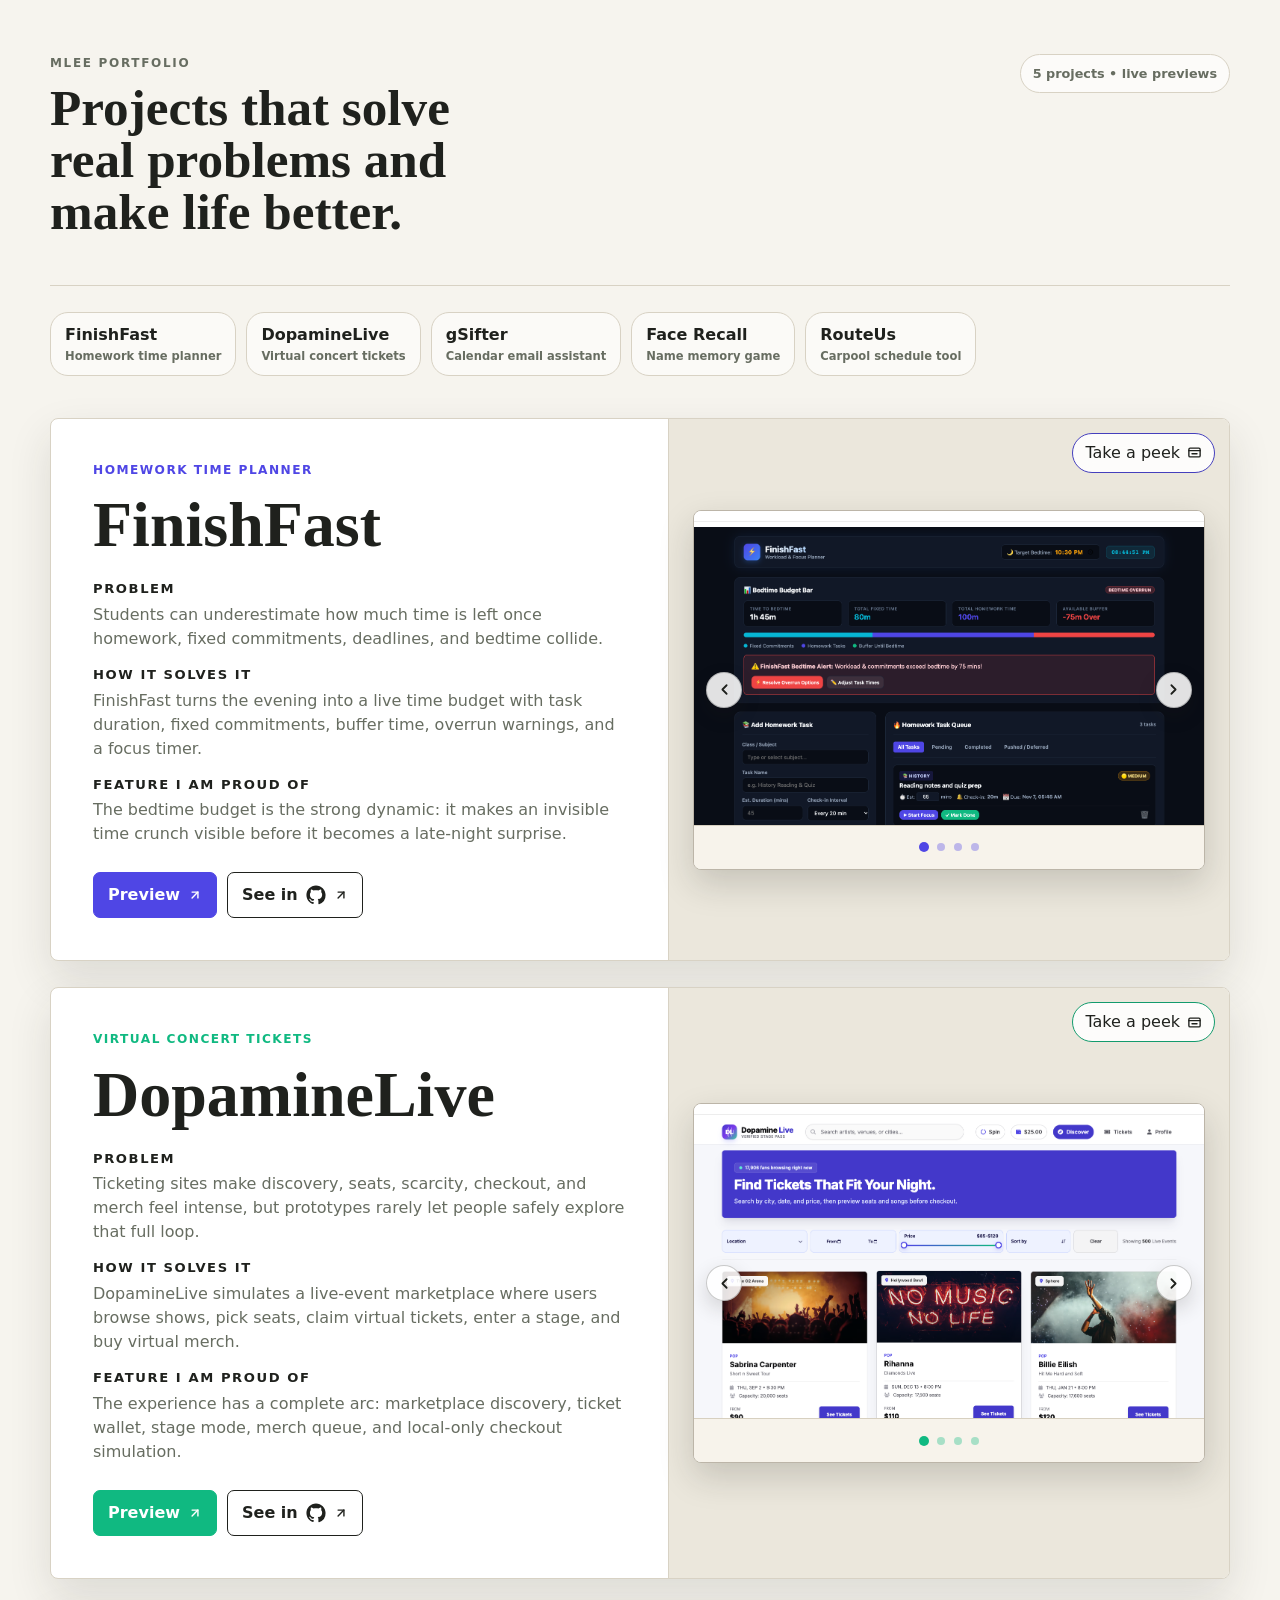
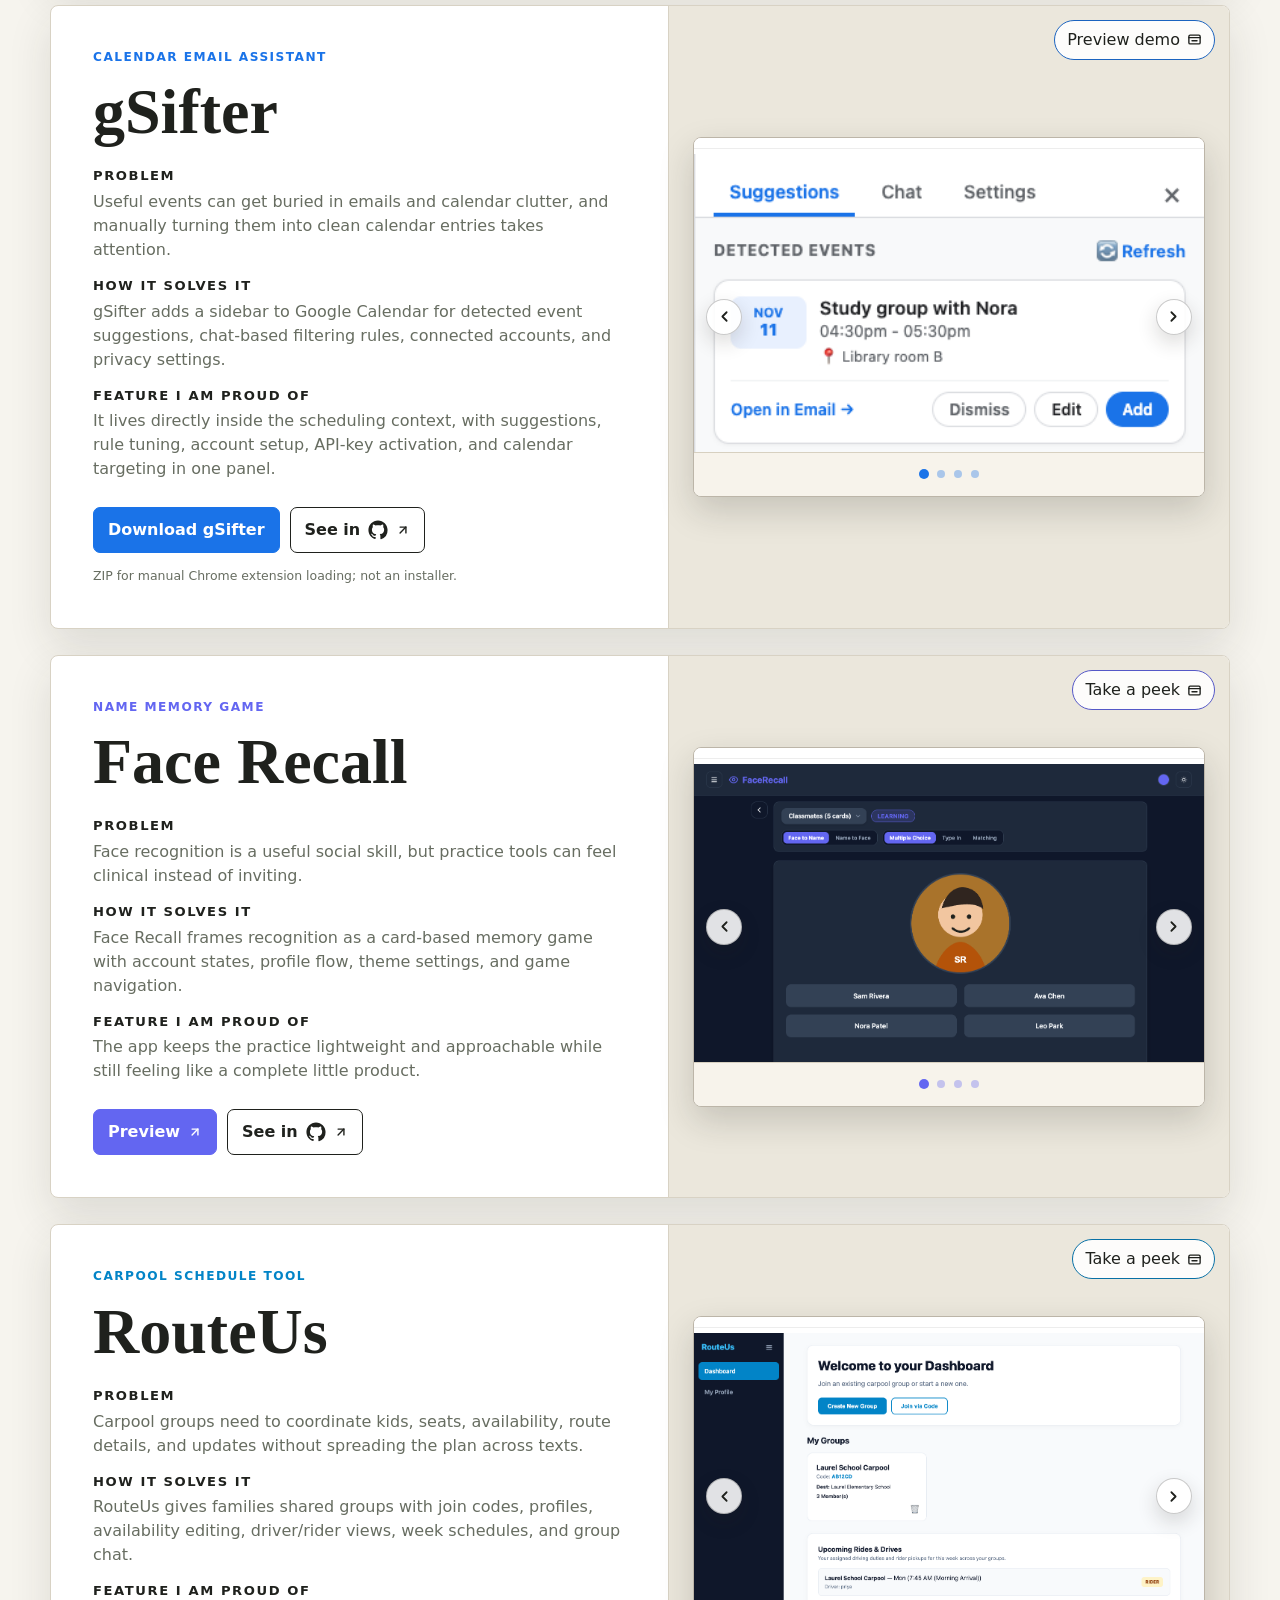
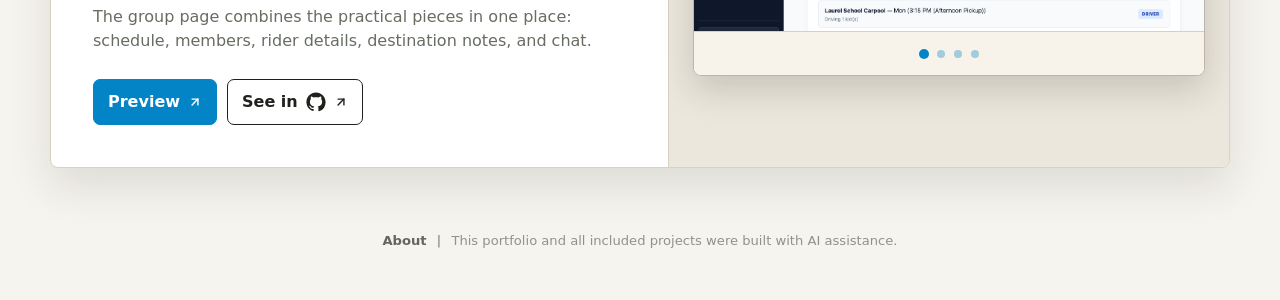
<file: index.html>
<!DOCTYPE html>
<html lang="en">
<head>
  <meta charset="UTF-8">
  <meta name="viewport" content="width=device-width, initial-scale=1.0">
  <title>MLee Portfolio</title>
  <style>
    :root {
      --bg: #f6f4ee;
      --surface: #ffffff;
      --surface-soft: #ebe7dc;
      --ink: #1f211d;
      --muted: #676d61;
      --line: #d8d2c4;
      --shadow: 0 18px 44px rgba(44, 42, 34, 0.12);
      --green: #477463;
      --red: #c8583d;
      --blue: #3d6d8f;
      --violet: #6d6194;
      --gold: #a9732b;
      --radius: 8px;
    }

    * {
      box-sizing: border-box;
    }

    html {
      scroll-behavior: smooth;
    }

    body {
      margin: 0;
      background: var(--bg);
      color: var(--ink);
      font-family: Inter, ui-sans-serif, system-ui, -apple-system, BlinkMacSystemFont, "Segoe UI", sans-serif;
      line-height: 1.5;
    }

    a {
      color: inherit;
    }

    .page {
      width: min(1180px, calc(100% - 36px));
      margin: 0 auto;
    }

    header {
      padding: 54px 0 46px;
      border-bottom: 1px solid var(--line);
      display: grid;
      gap: 34px;
      position: relative;
    }

    .eyebrow {
      margin: 0 0 10px;
      color: var(--muted);
      text-transform: uppercase;
      letter-spacing: 0.14em;
      font-size: 0.75rem;
      font-weight: 800;
    }

    h1 {
      margin: 0;
      max-width: 720px;
      font-size: clamp(2.05rem, 4vw, 3.75rem);
      line-height: 1.02;
      letter-spacing: 0;
      font-family: Georgia, "Times New Roman", serif;
      font-weight: 700;
    }

    .headline-line {
      white-space: nowrap;
    }

    .site-corner {
      position: absolute;
      top: 54px;
      right: 0;
      border: 1px solid var(--line);
      border-radius: 999px;
      background: rgba(255, 255, 255, 0.66);
      color: var(--muted);
      padding: 9px 12px;
      font-size: 0.8rem;
      font-weight: 850;
      white-space: nowrap;
    }

    .back-top {
      position: fixed;
      right: 22px;
      bottom: 22px;
      width: 48px;
      height: 48px;
      border: 1px solid var(--line);
      border-radius: 50%;
      background: rgba(255, 255, 255, 0.9);
      color: var(--ink);
      display: grid;
      place-items: center;
      box-shadow: 0 12px 30px rgba(44, 42, 34, 0.16);
      cursor: pointer;
      opacity: 0;
      pointer-events: none;
      transform: translateY(10px);
      transition: opacity 180ms ease, transform 180ms ease;
      z-index: 10;
      backdrop-filter: blur(10px);
    }

    .back-top.is-visible {
      opacity: 1;
      pointer-events: auto;
      transform: translateY(0);
    }

    .back-top:hover,
    .back-top:focus-visible {
      outline: 3px solid rgba(31, 33, 29, 0.12);
      outline-offset: 3px;
    }

    .nav {
      display: flex;
      flex-wrap: wrap;
      gap: 10px;
      padding: 26px 0 42px;
    }

    .nav a {
      text-decoration: none;
      padding: 10px 14px;
      border: 1px solid var(--line);
      border-radius: 18px;
      background: rgba(255, 255, 255, 0.55);
      color: var(--muted);
      font-size: 0.88rem;
      font-weight: 700;
      display: grid;
      gap: 1px;
      min-width: 150px;
    }

    .nav a:hover,
    .nav a:focus-visible {
      background: var(--ink);
      color: #fff;
      outline: none;
    }

    .nav strong {
      color: var(--ink);
      font-size: 1rem;
    }

    .nav a:hover strong,
    .nav a:focus-visible strong {
      color: #fff;
    }

    .nav small {
      font-size: 0.72rem;
      font-weight: 750;
    }

    .project {
      --accent: var(--green);
      margin: 0 0 26px;
      background: var(--surface);
      border: 1px solid var(--line);
      border-radius: var(--radius);
      box-shadow: var(--shadow);
      overflow: hidden;
      position: relative;
    }

    .project-toolbar {
      position: absolute;
      top: 14px;
      right: 14px;
      z-index: 2;
      display: flex;
      gap: 8px;
    }

    .mini-link {
      min-height: 36px;
      display: inline-flex;
      align-items: center;
      justify-content: center;
      gap: 7px;
      border-radius: 999px;
      border: 1px solid color-mix(in srgb, var(--accent), #1f211d 20%);
      background: rgba(255, 255, 255, 0.88);
      color: var(--ink);
      padding: 7px 12px;
      text-decoration: none;
      font-size: 0.82rem;
      font-weight: 900;
      backdrop-filter: blur(10px);
      cursor: pointer;
    }

    button.mini-link,
    button.button {
      font: inherit;
    }

    .project-grid {
      display: grid;
      grid-template-columns: minmax(0, 1.05fr) minmax(360px, 0.95fr);
      gap: 0;
      min-height: 460px;
    }

    .project-copy {
      padding: clamp(22px, 4vw, 42px);
      display: flex;
      flex-direction: column;
      justify-content: space-between;
      gap: 26px;
      border-right: 1px solid var(--line);
    }

    .project-top {
      display: grid;
      gap: 18px;
    }

    h2 {
      margin: 0;
      font-family: Georgia, "Times New Roman", serif;
      font-size: clamp(2.5rem, 5vw, 5.8rem);
      line-height: 0.94;
      letter-spacing: 0;
    }

    .type {
      margin: 0 0 16px;
      color: var(--accent);
      font-weight: 900;
      text-transform: uppercase;
      letter-spacing: 0.12em;
      font-size: 0.76rem;
    }

    .details {
      display: grid;
      gap: 14px;
      margin-top: 6px;
    }

    .detail {
      display: grid;
      gap: 4px;
    }

    .detail h3 {
      margin: 0;
      color: var(--ink);
      font-size: 0.82rem;
      text-transform: uppercase;
      letter-spacing: 0.12em;
    }

    .detail p {
      margin: 0;
      color: var(--muted);
      max-width: 64ch;
    }

    .actions {
      display: flex;
      flex-wrap: wrap;
      gap: 10px;
    }

    .button {
      min-height: 44px;
      display: inline-flex;
      align-items: center;
      justify-content: center;
      gap: 8px;
      border-radius: 7px;
      border: 1px solid var(--ink);
      padding: 10px 14px;
      text-decoration: none;
      font-weight: 850;
      background: #fff;
      color: var(--ink);
    }

    .button.primary {
      background: var(--accent);
      color: white;
      border-color: var(--accent);
    }

    .button:hover,
    .button:focus-visible {
      transform: translateY(-1px);
      outline: 3px solid color-mix(in srgb, var(--accent), transparent 72%);
      outline-offset: 2px;
    }

    .preview {
      background: var(--surface-soft);
      min-height: 460px;
      padding: 24px;
      display: grid;
      gap: 14px;
      align-content: center;
    }

    .screenshot-carousel {
      height: 360px;
      border: 1px solid #bcb5a8;
      border-radius: 8px;
      overflow: hidden;
      background: #fff;
      box-shadow: 0 14px 34px rgba(35, 32, 26, 0.18);
      display: grid;
      grid-template-rows: 1fr auto;
      position: relative;
    }

    .screenshot-carousel::before {
      content: "";
      position: absolute;
      top: 0;
      left: 0;
      right: 0;
      height: 10px;
      background: #fff;
      border-bottom: 1px solid rgba(31, 33, 29, 0.08);
      z-index: 1;
      pointer-events: none;
    }

    .screenshot-carousel:focus-visible {
      outline: 3px solid color-mix(in srgb, var(--accent), transparent 62%);
      outline-offset: 4px;
    }

    .carousel-arrow {
      position: absolute;
      top: 50%;
      transform: translateY(-50%);
      width: 36px;
      height: 36px;
      border: 1px solid rgba(31, 33, 29, 0.24);
      border-radius: 50%;
      background: rgba(255, 255, 255, 0.88);
      color: var(--ink);
      display: grid;
      place-items: center;
      cursor: pointer;
      z-index: 2;
      box-shadow: 0 8px 20px rgba(35, 32, 26, 0.16);
    }

    .carousel-arrow:hover,
    .carousel-arrow:focus-visible {
      outline: 3px solid color-mix(in srgb, var(--accent), transparent 72%);
      outline-offset: 2px;
    }

    .carousel-arrow.prev {
      left: 12px;
    }

    .carousel-arrow.next {
      right: 12px;
    }

    .dot {
      width: 8px;
      height: 8px;
      border-radius: 50%;
      background: var(--accent);
      opacity: 0.35;
      border: 0;
      padding: 0;
      cursor: pointer;
    }

    .dot.is-active {
      opacity: 1;
      transform: scale(1.25);
    }

    .shot-track {
      display: flex;
      overflow: hidden;
      scroll-snap-type: x mandatory;
      scrollbar-width: none;
    }

    .shot-track::-webkit-scrollbar {
      display: none;
    }

    .shot {
      flex: 0 0 100%;
      min-width: 100%;
      scroll-snap-align: start;
      background: #fff;
    }

    .shot img {
      display: block;
      width: 100%;
      height: 315px;
      object-fit: cover;
      object-position: top left;
    }

    .shot-dots {
      min-height: 44px;
      display: flex;
      align-items: center;
      justify-content: center;
      gap: 9px;
      background: #f7f3eb;
      border-top: 1px solid #d7d0c0;
    }

    .github-icon {
      width: 20px;
      height: 20px;
      display: block;
      flex: 0 0 auto;
    }

    .arrow-icon {
      width: 14px;
      height: 14px;
      display: block;
    }

    .window-icon {
      width: 15px;
      height: 15px;
      display: block;
    }

    .download-note {
      color: var(--muted);
      font-size: 0.78rem;
      margin: -12px 0 0;
      max-width: 100%;
      white-space: nowrap;
      overflow: hidden;
      text-overflow: ellipsis;
    }

    .site-footer {
      padding: 36px 0 48px;
      color: rgba(103, 109, 97, 0.72);
      font-size: 0.82rem;
      line-height: 1.7;
      text-align: center;
    }

    .footer-links {
      display: flex;
      flex-wrap: wrap;
      gap: 7px 10px;
      align-items: center;
      justify-content: center;
      margin: 0;
      font-weight: 750;
    }

    .footer-links a {
      text-decoration: none;
      color: rgba(31, 33, 29, 0.68);
    }

    .footer-links a:hover,
    .footer-links a:focus-visible {
      color: var(--ink);
      outline: none;
    }

    .footer-separator {
      color: rgba(31, 33, 29, 0.44);
      font-weight: 900;
    }

    .footer-note {
      margin: 0;
      max-width: 860px;
    }

    .footer-row {
      display: flex;
      flex-wrap: wrap;
      justify-content: center;
      align-items: center;
      gap: 7px 10px;
    }

    .preview-modal {
      position: fixed;
      inset: 0;
      z-index: 40;
      display: none;
      place-items: center;
      padding: 28px;
      background: rgba(31, 33, 29, 0.48);
      backdrop-filter: blur(7px);
    }

    .preview-modal.is-open {
      display: grid;
    }

    .modal-window {
      width: min(1180px, 96vw);
      height: min(760px, 88vh);
      border-radius: 8px;
      overflow: hidden;
      background: #fff;
      box-shadow: 0 30px 90px rgba(14, 15, 13, 0.34);
      display: grid;
      grid-template-rows: auto 1fr;
    }

    .modal-bar {
      min-height: 48px;
      display: flex;
      align-items: center;
      justify-content: space-between;
      gap: 14px;
      padding: 0 12px 0 16px;
      border-bottom: 1px solid var(--line);
      background: #fbfaf6;
      color: var(--ink);
      font-weight: 850;
    }

    .modal-close {
      width: 34px;
      height: 34px;
      border-radius: 50%;
      border: 1px solid var(--line);
      background: #fff;
      color: var(--ink);
      cursor: pointer;
      font-size: 1.2rem;
      line-height: 1;
    }

    .modal-frame {
      width: 100%;
      height: 100%;
      border: 0;
      background: #fff;
    }

    body.modal-open {
      overflow: hidden;
    }

    @media (max-width: 900px) {
      .project-grid {
        grid-template-columns: 1fr;
      }

      .project-copy {
        border-right: 0;
        border-bottom: 1px solid var(--line);
      }

      .preview,
      .screenshot-carousel {
        min-height: 0;
      }

      .preview {
        padding: 18px;
      }
    }

    @media (max-width: 620px) {
      .page {
        width: min(100% - 24px, 1180px);
      }

      header {
        padding-top: 34px;
      }

      .site-corner {
        position: static;
        width: fit-content;
      }

      .screenshot-carousel {
        height: 245px;
      }

      .shot img {
        height: 201px;
      }

      .headline-line {
        white-space: normal;
      }

      .project-toolbar {
        position: static;
        padding: 14px 14px 0;
        justify-content: flex-end;
      }

      .preview-modal {
        padding: 12px;
      }

      .modal-window {
        width: 100%;
        height: 88vh;
      }
    }
  </style>
</head>
<body>
  <div class="page">
    <header id="top">
      <div>
        <p class="eyebrow">MLee Portfolio</p>
        <h1><span class="headline-line">Projects that solve</span><br><span class="headline-line">real problems and</span><br><span class="headline-line">make life better.</span></h1>
      </div>
      <div class="site-corner">5 projects • live previews</div>
    </header>

    <nav class="nav" id="nav" aria-label="Project navigation"></nav>
    <main id="projects"></main>
    <footer class="site-footer" aria-label="Portfolio information">
      <div class="footer-row">
        <div class="footer-links">
          <a href="about.html">About</a>
        </div>
        <span class="footer-separator">|</span>
        <p class="footer-note">This portfolio and all included projects were built with AI assistance.</p>
      </div>
    </footer>
    <div class="preview-modal" id="previewModal" role="dialog" aria-modal="true" aria-labelledby="previewTitle">
      <div class="modal-window">
        <div class="modal-bar">
          <span id="previewTitle">Project preview</span>
          <button class="modal-close" id="closePreview" type="button" aria-label="Close preview">×</button>
        </div>
        <iframe class="modal-frame" id="previewFrame" title="Project preview"></iframe>
      </div>
    </div>
    <button class="back-top" id="backTop" type="button" aria-label="Back to top">
      <svg aria-hidden="true" width="19" height="19" viewBox="0 0 24 24" fill="none" stroke="currentColor" stroke-width="2.6" stroke-linecap="round" stroke-linejoin="round">
        <path d="m18 15-6-6-6 6"></path>
      </svg>
    </button>

  </div>

  <script>
    if ("scrollRestoration" in history) {
      history.scrollRestoration = "manual";
    }
    window.scrollTo(0, 0);

    const projects = [
      {
        id: "finish-fast",
        name: "FinishFast",
        repo: "finish_fast",
        type: "Homework time planner",
        accent: "#4f46e5",
        label: "Homework time planner",
        live: "assets/previews/finish_fast/index.html",
        code: "https://github.com/MLee12345/finish_fast",
        screenshots: [
          { src: "assets/screenshots/finish-fast-budget.png", alt: "FinishFast bedtime budget and homework queue" },
          { src: "assets/screenshots/finish-fast-overrun-options.png", alt: "FinishFast overrun resolution options" },
          { src: "assets/screenshots/finish-fast-focus.png", alt: "FinishFast focus timer screen" },
          { src: "assets/screenshots/finish-fast-checkin.png", alt: "FinishFast focus check-in prompt" }
        ],
        problem: "Students can underestimate how much time is left once homework, fixed commitments, deadlines, and bedtime collide.",
        solution: "FinishFast turns the evening into a live time budget with task duration, fixed commitments, buffer time, overrun warnings, and a focus timer.",
        proud: "The bedtime budget is the strong dynamic: it makes an invisible time crunch visible before it becomes a late-night surprise.",
        features: ["bedtime budget", "focus timer", "overrun alerts", "saved subjects"]
      },
      {
        id: "dopamine-live",
        name: "DopamineLive",
        repo: "dopamine_live",
        type: "Virtual concert tickets",
        accent: "#10b981",
        label: "Virtual concert tickets",
        live: "assets/previews/dopamine_live/index.html",
        code: "https://github.com/MLee12345/dopamine_live",
        screenshots: [
          { src: "assets/screenshots/dopamine-live-discover.png", alt: "DopamineLive concert discovery marketplace" },
          { src: "assets/screenshots/dopamine-live-seats.png", alt: "DopamineLive seat selection flow" },
          { src: "assets/screenshots/dopamine-live-checkout.png", alt: "DopamineLive checkout screen" },
          { src: "assets/screenshots/dopamine-live-stage.png", alt: "DopamineLive virtual concert stage view" }
        ],
        problem: "Ticketing sites make discovery, seats, scarcity, checkout, and merch feel intense, but prototypes rarely let people safely explore that full loop.",
        solution: "DopamineLive simulates a live-event marketplace where users browse shows, pick seats, claim virtual tickets, enter a stage, and buy virtual merch.",
        proud: "The experience has a complete arc: marketplace discovery, ticket wallet, stage mode, merch queue, and local-only checkout simulation.",
        features: ["seat maps", "virtual wallet", "stage mode", "merch queue"]
      },
      {
        id: "gsifter",
        name: "gSifter",
        repo: "gSifter",
        type: "Calendar email assistant",
        accent: "#1a73e8",
        label: "Calendar email assistant",
        live: "assets/gsifter-demo.html",
        previewText: "Preview demo",
        code: "https://github.com/MLee12345/gSifter",
        download: "assets/gSifter-extension.zip",
        downloadNote: "ZIP for manual Chrome extension loading; not an installer.",
        screenshots: [
          { src: "assets/screenshots/gsifter-sidebar-suggestions.png", alt: "gSifter sidebar suggestions tab" },
          { src: "assets/screenshots/gsifter-sidebar-chat.png", alt: "gSifter sidebar chat tab" },
          { src: "assets/screenshots/gsifter-sidebar-rule.png", alt: "gSifter sidebar rule saved from chat" },
          { src: "assets/screenshots/gsifter-sidebar-settings.png", alt: "gSifter sidebar settings tab" }
        ],
        problem: "Useful events can get buried in emails and calendar clutter, and manually turning them into clean calendar entries takes attention.",
        solution: "gSifter adds a sidebar to Google Calendar for detected event suggestions, chat-based filtering rules, connected accounts, and privacy settings.",
        proud: "It lives directly inside the scheduling context, with suggestions, rule tuning, account setup, API-key activation, and calendar targeting in one panel.",
        features: ["Chrome extension", "event suggestions", "rule chat", "privacy toggles"]
      },
      {
        id: "face-recall",
        name: "Face Recall",
        repo: "face_recall",
        type: "Name memory game",
        accent: "#6366f1",
        label: "Name memory game",
        live: "assets/previews/face_recall/index.html",
        code: "https://github.com/MLee12345/face_recall",
        screenshots: [
          { src: "assets/screenshots/face-recall-game.png", alt: "Face Recall quiz mode" },
          { src: "assets/screenshots/face-recall-match.png", alt: "Face Recall matching mode" },
          { src: "assets/screenshots/face-recall-decks.png", alt: "Face Recall deck management screen" },
          { src: "assets/screenshots/face-recall-leaderboard.png", alt: "Face Recall leaderboard screen" }
        ],
        problem: "Face recognition is a useful social skill, but practice tools can feel clinical instead of inviting.",
        solution: "Face Recall frames recognition as a card-based memory game with account states, profile flow, theme settings, and game navigation.",
        proud: "The app keeps the practice lightweight and approachable while still feeling like a complete little product.",
        features: ["face cards", "theme controls", "drawer nav", "profile flow"]
      },
      {
        id: "route-us",
        name: "RouteUs",
        repo: "route_us",
        type: "Carpool schedule tool",
        accent: "#0284c7",
        label: "Carpool schedule tool",
        live: "assets/previews/route_us/index.html",
        code: "https://github.com/MLee12345/route_us",
        screenshots: [
          { src: "assets/screenshots/route-us-dashboard.png", alt: "RouteUs dashboard with carpool group" },
          { src: "assets/screenshots/route-us-group.png", alt: "RouteUs group schedule calendar" },
          { src: "assets/screenshots/route-us-edit.png", alt: "RouteUs carpool group edit details screen" },
          { src: "assets/screenshots/route-us-profile.png", alt: "RouteUs profile settings screen" }
        ],
        problem: "Carpool groups need to coordinate kids, seats, availability, route details, and updates without spreading the plan across texts.",
        solution: "RouteUs gives families shared groups with join codes, profiles, availability editing, driver/rider views, week schedules, and group chat.",
        proud: "The group page combines the practical pieces in one place: schedule, members, rider details, destination notes, and chat.",
        features: ["group codes", "week schedule", "driver roles", "group chat"]
      }
    ];

    function arrowIcon() {
      return `<svg class="arrow-icon" aria-hidden="true" viewBox="0 0 24 24" fill="none" stroke="currentColor" stroke-width="2.4" stroke-linecap="round" stroke-linejoin="round"><path d="M7 17 17 7"></path><path d="M7 7h10v10"></path></svg>`;
    }

    function windowIcon() {
      return `<svg class="window-icon" aria-hidden="true" viewBox="0 0 24 24" fill="none" stroke="currentColor" stroke-width="2.2" stroke-linecap="round" stroke-linejoin="round"><rect x="3" y="5" width="18" height="14" rx="2"></rect><path d="M3 9h18"></path><path d="M8 14h8"></path></svg>`;
    }

    function githubIcon() {
      return `<svg class="github-icon" aria-hidden="true" viewBox="0 0 24 24" fill="currentColor"><path d="M12 .5C5.65.5.5 5.65.5 12c0 5.08 3.29 9.38 7.86 10.9.58.1.79-.25.79-.56v-2.02c-3.2.7-3.88-1.36-3.88-1.36-.52-1.33-1.28-1.69-1.28-1.69-1.05-.72.08-.7.08-.7 1.16.08 1.77 1.19 1.77 1.19 1.03 1.76 2.7 1.25 3.36.96.1-.75.4-1.25.73-1.54-2.55-.29-5.23-1.27-5.23-5.67 0-1.25.45-2.28 1.18-3.08-.12-.29-.51-1.46.11-3.04 0 0 .97-.31 3.16 1.18.92-.26 1.9-.38 2.87-.39.98 0 1.96.13 2.88.39 2.19-1.49 3.15-1.18 3.15-1.18.63 1.58.24 2.75.12 3.04.74.8 1.18 1.83 1.18 3.08 0 4.41-2.69 5.38-5.25 5.66.41.36.78 1.06.78 2.14v3.17c0 .31.21.67.8.56A11.5 11.5 0 0 0 23.5 12C23.5 5.65 18.35.5 12 .5Z"/></svg>`;
    }

    function previewMarkup(project) {
      return `
        <div class="screenshot-carousel" data-carousel="${project.id}" aria-label="${project.name} screenshots" tabindex="0">
          <button class="carousel-arrow prev" type="button" aria-label="Previous ${project.name} screenshot">
            <svg aria-hidden="true" width="17" height="17" viewBox="0 0 24 24" fill="none" stroke="currentColor" stroke-width="2.5" stroke-linecap="round" stroke-linejoin="round"><path d="m15 18-6-6 6-6"></path></svg>
          </button>
          <div class="shot-track">
            ${project.screenshots.map((shot, imageIndex) => `
              <figure class="shot" id="${project.id}-shot-${imageIndex}">
                <img src="${shot.src}" alt="${shot.alt}">
              </figure>
            `).join("")}
          </div>
          <button class="carousel-arrow next" type="button" aria-label="Next ${project.name} screenshot">
            <svg aria-hidden="true" width="17" height="17" viewBox="0 0 24 24" fill="none" stroke="currentColor" stroke-width="2.5" stroke-linecap="round" stroke-linejoin="round"><path d="m9 18 6-6-6-6"></path></svg>
          </button>
          <div class="shot-dots" aria-label="${project.name} screenshot pages">
            ${project.screenshots.map((_, imageIndex) => `<button class="dot ${imageIndex === 0 ? "is-active" : ""}" type="button" data-slide="${imageIndex}" aria-label="Show screenshot ${imageIndex + 1}"></button>`).join("")}
          </div>
        </div>`;
    }

    function render() {
      const nav = document.getElementById("nav");
      const mount = document.getElementById("projects");

      nav.innerHTML = projects.map(project => `<a href="#${project.id}"><strong>${project.name}</strong><small>${project.label}</small></a>`).join("");

      mount.innerHTML = projects.map((project, index) => `
        <article class="project" id="${project.id}" style="--accent:${project.accent}">
          <div class="project-toolbar">
            <button class="mini-link" type="button" data-preview="${project.live}" data-preview-title="${project.name}">${project.previewText || "Take a peek"} ${windowIcon()}</button>
          </div>
          <div class="project-grid">
            <section class="project-copy">
              <div class="project-top">
                <div>
                  <p class="type">${project.type}</p>
                  <h2>${project.name}</h2>
                </div>
                <div class="details">
                  <div class="detail">
                    <h3>Problem</h3>
                    <p>${project.problem}</p>
                  </div>
                  <div class="detail">
                    <h3>How it solves it</h3>
                    <p>${project.solution}</p>
                  </div>
                  <div class="detail">
                    <h3>Feature I am proud of</h3>
                    <p>${project.proud}</p>
                  </div>
                </div>
              </div>
              <div class="actions">
                ${project.download ? `<a class="button primary" href="${project.download}" download>Download gSifter</a>` : `<a class="button primary" href="${project.live}" target="_blank" rel="noreferrer">Preview ${arrowIcon()}</a>`}
                <a class="button" href="${project.code}" target="_blank" rel="noreferrer" title="View code on GitHub" aria-label="View ${project.name} code on GitHub">See in ${githubIcon()}${arrowIcon()}</a>
              </div>
              ${project.downloadNote ? `<p class="download-note">${project.downloadNote}</p>` : ""}
            </section>
            <section class="preview">
              ${previewMarkup(project)}
            </section>
          </div>
        </article>
      `).join("");
    }

    render();

    document.querySelectorAll(".nav a").forEach((link) => {
      link.addEventListener("click", (event) => {
        const target = document.querySelector(link.getAttribute("href"));
        if (!target) return;
        event.preventDefault();

        const cardTop = target.getBoundingClientRect().top + window.scrollY;
        const peekOffset = window.innerWidth < 700 ? 44 : 56;
        window.scrollTo({
          top: Math.max(0, cardTop - peekOffset),
          behavior: "smooth"
        });

        history.replaceState(null, "", link.getAttribute("href"));
      });
    });

    const previewModal = document.getElementById("previewModal");
    const previewFrame = document.getElementById("previewFrame");
    const previewTitle = document.getElementById("previewTitle");
    const closePreview = document.getElementById("closePreview");
    let lastPreviewTrigger = null;

    function openPreview(url, title, trigger) {
      lastPreviewTrigger = trigger;
      previewTitle.textContent = `${title} preview`;
      previewFrame.src = url;
      previewModal.classList.add("is-open");
      document.body.classList.add("modal-open");
      closePreview.focus();
    }

    function closePreviewModal() {
      previewModal.classList.remove("is-open");
      document.body.classList.remove("modal-open");
      previewFrame.removeAttribute("src");
      if (lastPreviewTrigger) {
        lastPreviewTrigger.focus();
      }
    }

    document.querySelectorAll("[data-preview]").forEach((button) => {
      button.addEventListener("click", () => {
        openPreview(button.dataset.preview, button.dataset.previewTitle, button);
      });
    });

    closePreview.addEventListener("click", closePreviewModal);
    previewModal.addEventListener("click", (event) => {
      if (event.target === previewModal) {
        closePreviewModal();
      }
    });

    document.querySelectorAll(".screenshot-carousel").forEach((carousel) => {
      const track = carousel.querySelector(".shot-track");
      const dots = Array.from(carousel.querySelectorAll(".dot"));
      const prev = carousel.querySelector(".carousel-arrow.prev");
      const next = carousel.querySelector(".carousel-arrow.next");
      let activeSlide = 0;
      const updateDots = () => {
        dots.forEach((dot, index) => dot.classList.toggle("is-active", index === activeSlide));
      };
      const goToSlide = (index) => {
        activeSlide = (index + dots.length) % dots.length;
        track.scrollTo({ left: activeSlide * track.clientWidth, behavior: "smooth" });
        updateDots();
      };

      dots.forEach((dot, index) => {
        dot.addEventListener("click", () => {
          goToSlide(index);
        });
      });
      prev.addEventListener("click", () => goToSlide(activeSlide - 1));
      next.addEventListener("click", () => goToSlide(activeSlide + 1));
      carousel.addEventListener("keydown", (event) => {
        if (event.key === "ArrowLeft") {
          event.preventDefault();
          goToSlide(activeSlide - 1);
        }
        if (event.key === "ArrowRight") {
          event.preventDefault();
          goToSlide(activeSlide + 1);
        }
      });
      updateDots();
      track.scrollTo({ left: 0, behavior: "auto" });
      window.addEventListener("pageshow", () => {
        activeSlide = 0;
        track.scrollTo({ left: 0, behavior: "auto" });
        updateDots();
      });
    });

    window.addEventListener("pageshow", () => {
      window.scrollTo(0, 0);
    });

    window.addEventListener("load", () => {
      window.scrollTo(0, 0);
    });

    window.addEventListener("keydown", (event) => {
      if (event.key === "Escape" && previewModal.classList.contains("is-open")) {
        closePreviewModal();
      }
    });

    const backTop = document.getElementById("backTop");
    const updateBackTop = () => {
      backTop.classList.toggle("is-visible", window.scrollY > 520);
    };

    backTop.addEventListener("click", () => {
      window.scrollTo({ top: 0, behavior: "smooth" });
    });

    window.addEventListener("scroll", updateBackTop, { passive: true });
    updateBackTop();
  </script>
</body>
</html>
</file>
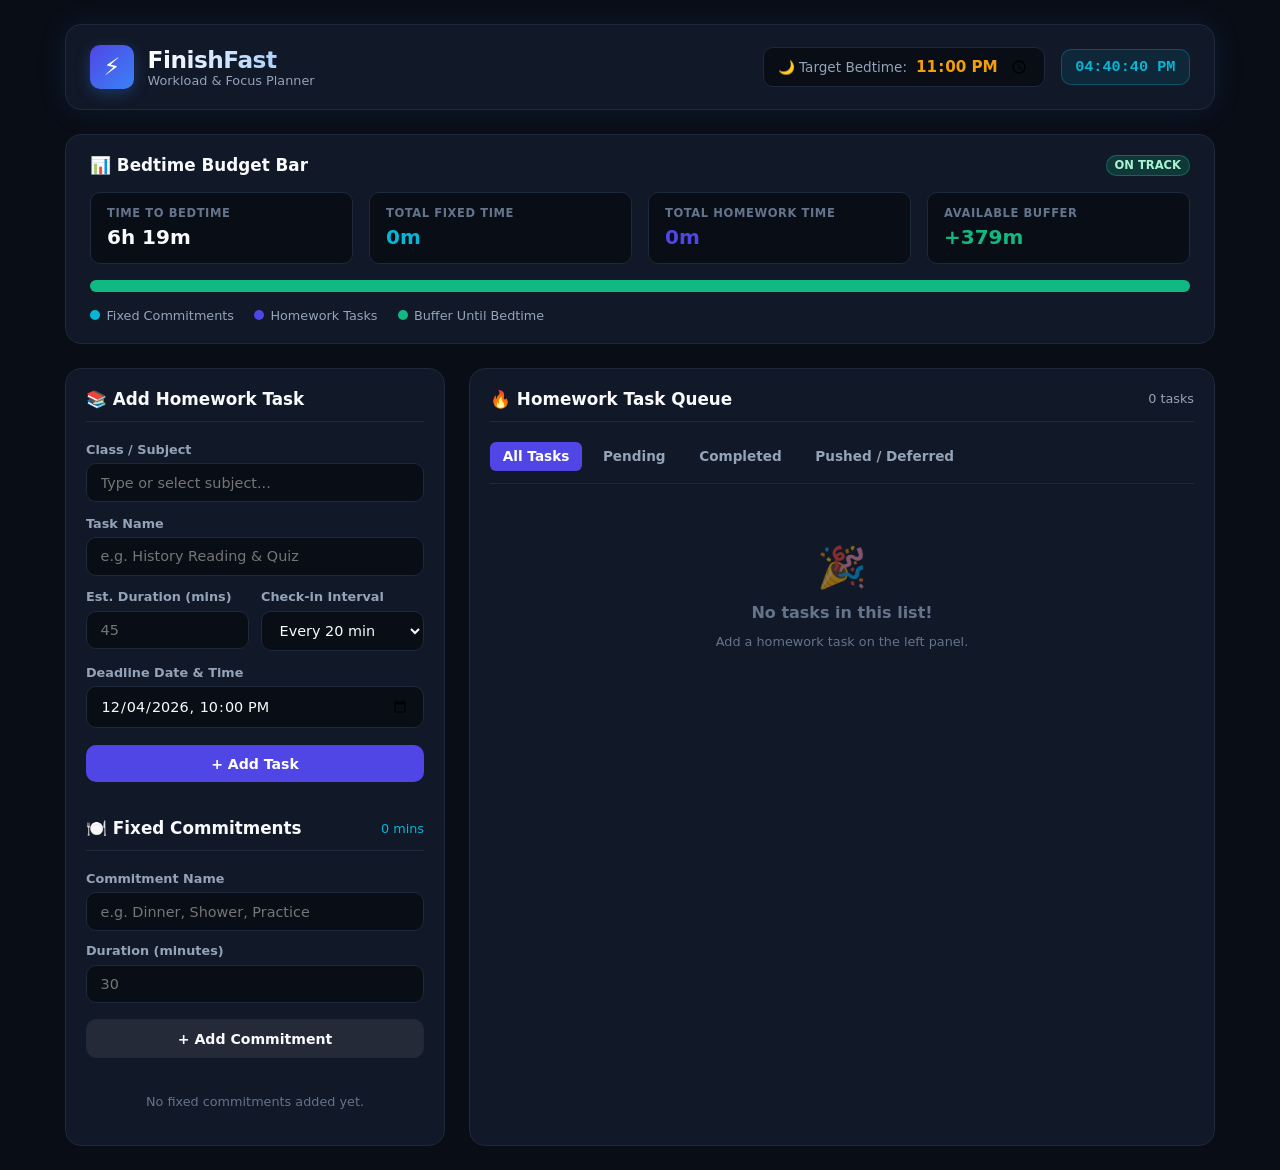
<file: assets/previews/finish_fast/index.html>
<!DOCTYPE html>
<html lang="en">
<head>
    <meta charset="UTF-8">
    <meta name="viewport" content="width=device-width, initial-scale=1.0">
    <title>FinishFast | Workload Planner</title>
    <style>
        /* Modern Dark Theme Palette */
        :root {
            --bg-main: #090d16;
            --bg-card: #111827;
            --bg-card-hover: #1f293d;
            --border-color: #1e293b;
            --border-light: #334155;
            
            --text-main: #f8fafc;
            --text-muted: #94a3b8;
            --text-subtle: #64748b;
            
            --primary: #4f46e5;
            --primary-hover: #4338ca;
            --primary-glow: rgba(79, 70, 229, 0.3);
            
            --accent-blue: #3b82f6;
            --accent-cyan: #06b6d4;
            --accent-amber: #f59e0b;
            --accent-rose: #ef4444;
            --accent-emerald: #10b981;
            
            --radius-lg: 16px;
            --radius-md: 10px;
            --radius-sm: 6px;
            
            --font-sans: system-ui, -apple-system, BlinkMacSystemFont, "Segoe UI", Roboto, sans-serif;
            --shadow-glow: 0 0 30px rgba(59, 130, 246, 0.12);
        }

        * {
            box-sizing: border-box;
            margin: 0;
            padding: 0;
            font-family: var(--font-sans);
        }

        body {
            background-color: var(--bg-main);
            color: var(--text-main);
            min-height: 100vh;
            padding: 1.5rem;
            display: flex;
            justify-content: center;
        }

        .app-container {
            width: 100%;
            max-width: 1150px;
            display: flex;
            flex-direction: column;
            gap: 1.5rem;
        }

        /* Application Header */
        .app-header {
            display: flex;
            justify-content: space-between;
            align-items: center;
            background: var(--bg-card);
            padding: 1.25rem 1.5rem;
            border-radius: var(--radius-lg);
            border: 1px solid var(--border-color);
            box-shadow: var(--shadow-glow);
            flex-wrap: wrap;
            gap: 1rem;
        }

        .brand-section {
            display: flex;
            align-items: center;
            gap: 0.85rem;
        }

        .brand-logo {
            width: 44px;
            height: 44px;
            background: linear-gradient(135deg, var(--primary), var(--accent-blue));
            border-radius: var(--radius-md);
            display: flex;
            align-items: center;
            justify-content: center;
            font-size: 1.5rem;
            font-weight: 800;
            color: #fff;
            box-shadow: 0 4px 15px rgba(59, 130, 246, 0.3);
        }

        .brand-title {
            font-size: 1.45rem;
            font-weight: 800;
            letter-spacing: -0.02em;
            background: linear-gradient(to right, #ffffff, #93c5fd);
            -webkit-background-clip: text;
            -webkit-text-fill-color: transparent;
        }

        .brand-subtitle {
            font-size: 0.8rem;
            color: var(--text-muted);
            font-weight: 500;
        }

        .header-controls {
            display: flex;
            align-items: center;
            gap: 1rem;
            flex-wrap: wrap;
        }

        .header-setting {
            display: flex;
            align-items: center;
            gap: 0.5rem;
            background: var(--bg-main);
            padding: 0.5rem 0.85rem;
            border-radius: var(--radius-md);
            border: 1px solid var(--border-color);
            font-size: 0.85rem;
            color: var(--text-muted);
        }

        .header-setting input {
            background: transparent;
            border: none;
            color: var(--accent-amber);
            font-weight: 700;
            font-size: 0.95rem;
            outline: none;
            cursor: pointer;
        }

        .current-clock {
            font-size: 0.95rem;
            font-weight: 700;
            color: var(--accent-cyan);
            font-family: monospace;
            background: rgba(6, 182, 212, 0.1);
            padding: 0.5rem 0.85rem;
            border-radius: var(--radius-md);
            border: 1px solid rgba(6, 182, 212, 0.3);
        }

        /* Bedtime Budget Overview Banner */
        .budget-card {
            background: var(--bg-card);
            border-radius: var(--radius-lg);
            border: 1px solid var(--border-color);
            padding: 1.25rem 1.5rem;
            display: flex;
            flex-direction: column;
            gap: 1rem;
        }

        .budget-header {
            display: flex;
            justify-content: space-between;
            align-items: center;
            flex-wrap: wrap;
            gap: 0.5rem;
        }

        .budget-title {
            font-size: 1.05rem;
            font-weight: 700;
            display: flex;
            align-items: center;
            gap: 0.5rem;
        }

        .budget-metrics {
            display: grid;
            grid-template-columns: repeat(auto-fit, minmax(180px, 1fr));
            gap: 1rem;
        }

        .metric-box {
            background: var(--bg-main);
            padding: 0.85rem 1rem;
            border-radius: var(--radius-md);
            border: 1px solid var(--border-color);
        }

        .metric-label {
            font-size: 0.72rem;
            text-transform: uppercase;
            letter-spacing: 0.05em;
            color: var(--text-subtle);
            margin-bottom: 0.3rem;
            font-weight: 600;
        }

        .metric-value {
            font-size: 1.25rem;
            font-weight: 700;
            color: var(--text-main);
        }

        /* Visual Budget Progress Bar */
        .progress-bar-container {
            width: 100%;
            height: 12px;
            background: rgba(255, 255, 255, 0.06);
            border-radius: 6px;
            overflow: hidden;
            display: flex;
            position: relative;
        }

        .progress-segment {
            height: 100%;
            transition: width 0.3s ease;
        }

        .segment-commitments { background: var(--accent-cyan); }
        .segment-workload { background: var(--primary); }
        .segment-free { background: var(--accent-emerald); }
        .segment-overrun { background: var(--accent-rose); }

        .progress-legend {
            display: flex;
            gap: 1.25rem;
            font-size: 0.8rem;
            color: var(--text-muted);
            flex-wrap: wrap;
        }

        .legend-item {
            display: flex;
            align-items: center;
            gap: 0.4rem;
        }

        .legend-dot {
            width: 10px;
            height: 10px;
            border-radius: 50%;
        }

        /* Overrun Alert Banner */
        .overrun-alert {
            display: none;
            background: rgba(239, 68, 68, 0.12);
            border: 1px solid var(--accent-rose);
            padding: 1rem 1.25rem;
            border-radius: var(--radius-md);
            color: #fecdd3;
            flex-direction: column;
            gap: 0.85rem;
        }

        .overrun-alert.active {
            display: flex;
        }

        .overrun-header {
            display: flex;
            align-items: center;
            justify-content: space-between;
            flex-wrap: wrap;
            gap: 0.5rem;
        }

        .overrun-actions {
            display: flex;
            gap: 0.6rem;
            flex-wrap: wrap;
        }

        /* Main Grid Structure */
        .main-grid {
            display: grid;
            grid-template-columns: 380px 1fr;
            gap: 1.5rem;
        }

        @media (max-width: 920px) {
            .main-grid {
                grid-template-columns: 1fr;
            }
        }

        /* Panel Styling */
        .panel {
            background: var(--bg-card);
            border: 1px solid var(--border-color);
            border-radius: var(--radius-lg);
            padding: 1.25rem;
            display: flex;
            flex-direction: column;
            gap: 1.25rem;
        }

        .panel-title {
            font-size: 1.05rem;
            font-weight: 700;
            display: flex;
            align-items: center;
            justify-content: space-between;
            color: var(--text-main);
            border-bottom: 1px solid var(--border-color);
            padding-bottom: 0.75rem;
        }

        /* Form Controls */
        .form-group {
            display: flex;
            flex-direction: column;
            gap: 0.4rem;
            position: relative;
        }

        .form-label {
            font-size: 0.8rem;
            font-weight: 600;
            color: var(--text-muted);
        }

        .input-field {
            width: 100%;
            background: var(--bg-main);
            border: 1px solid var(--border-color);
            color: var(--text-main);
            padding: 0.65rem 0.85rem;
            border-radius: var(--radius-md);
            font-size: 0.9rem;
            outline: none;
            transition: all 0.2s ease;
        }

        .input-field:focus {
            border-color: var(--accent-blue);
            box-shadow: 0 0 0 2px rgba(59, 130, 246, 0.2);
        }

        /* Class Tags Container */
        .class-tags-container {
            display: flex;
            flex-wrap: wrap;
            gap: 0.4rem;
            margin-top: 0.5rem;
        }

        .class-tag {
            display: inline-flex;
            align-items: center;
            gap: 0.4rem;
            background: rgba(79, 70, 229, 0.2);
            border: 1px solid rgba(79, 70, 229, 0.4);
            color: #c7d2fe;
            padding: 0.3rem 0.6rem;
            border-radius: 20px;
            font-size: 0.78rem;
            font-weight: 600;
        }

        .class-tag-remove {
            background: transparent;
            border: none;
            color: var(--accent-rose);
            cursor: pointer;
            font-size: 0.9rem;
            line-height: 1;
        }

        /* Dynamic Subject Dropdown */
        .dropdown-wrapper {
            position: relative;
            width: 100%;
        }

        .subject-dropdown {
            position: absolute;
            top: calc(100% + 4px);
            left: 0;
            right: 0;
            background: #182235;
            border: 1px solid var(--border-light);
            border-radius: var(--radius-md);
            max-height: 220px;
            overflow-y: auto;
            z-index: 100;
            box-shadow: 0 10px 25px rgba(0, 0, 0, 0.5);
            display: none;
        }

        .subject-dropdown.open {
            display: block;
        }

        .dropdown-item {
            padding: 0.65rem 0.85rem;
            font-size: 0.85rem;
            cursor: pointer;
            color: var(--text-main);
            display: flex;
            align-items: center;
            justify-content: space-between;
            transition: background 0.15s;
        }

        .dropdown-item:hover {
            background: var(--bg-card-hover);
        }

        .dropdown-save-btn {
            padding: 0.7rem 0.85rem;
            font-size: 0.85rem;
            font-weight: 700;
            color: var(--accent-cyan);
            background: rgba(6, 182, 212, 0.12);
            border-top: 1px solid var(--border-color);
            cursor: pointer;
            display: flex;
            align-items: center;
            gap: 0.5rem;
            transition: background 0.15s;
        }

        .dropdown-save-btn:hover {
            background: rgba(6, 182, 212, 0.25);
        }

        .dropdown-empty {
            padding: 0.85rem;
            font-size: 0.8rem;
            color: var(--text-subtle);
            text-align: center;
        }

        /* Fixed Commitments List */
        .commitment-list {
            display: flex;
            flex-direction: column;
            gap: 0.5rem;
            max-height: 180px;
            overflow-y: auto;
        }

        .commitment-item {
            display: flex;
            align-items: center;
            justify-content: space-between;
            background: var(--bg-main);
            padding: 0.6rem 0.85rem;
            border-radius: var(--radius-md);
            border: 1px solid var(--border-color);
            font-size: 0.85rem;
        }

        .commitment-time {
            font-weight: 700;
            color: var(--accent-cyan);
            background: rgba(6, 182, 212, 0.1);
            padding: 0.2rem 0.5rem;
            border-radius: var(--radius-sm);
        }

        /* Buttons */
        .btn {
            display: inline-flex;
            align-items: center;
            justify-content: center;
            gap: 0.5rem;
            padding: 0.65rem 1.1rem;
            border-radius: var(--radius-md);
            font-size: 0.88rem;
            font-weight: 600;
            cursor: pointer;
            border: none;
            transition: all 0.2s ease;
        }

        .btn-primary {
            background: var(--primary);
            color: white;
        }

        .btn-primary:hover {
            background: var(--primary-hover);
            box-shadow: 0 4px 12px var(--primary-glow);
        }

        .btn-secondary {
            background: rgba(255, 255, 255, 0.08);
            color: var(--text-main);
            border: 1px solid var(--border-color);
        }

        .btn-secondary:hover {
            background: rgba(255, 255, 255, 0.14);
        }

        .btn-rose {
            background: var(--accent-rose);
            color: white;
        }

        .btn-rose:hover {
            background: #dc2626;
        }

        .btn-emerald {
            background: var(--accent-emerald);
            color: white;
        }

        .btn-emerald:hover {
            background: #059669;
        }

        .btn-amber {
            background: var(--accent-amber);
            color: #000;
            font-weight: 700;
        }

        .btn-amber:hover {
            background: #d97706;
            color: #fff;
        }

        .btn-sm {
            padding: 0.35rem 0.65rem;
            font-size: 0.78rem;
        }

        .btn-icon-danger {
            background: transparent;
            border: none;
            color: var(--text-subtle);
            cursor: pointer;
            font-size: 1rem;
            line-height: 1;
            padding: 0.2rem;
            border-radius: 4px;
        }

        .btn-icon-danger:hover {
            color: var(--accent-rose);
            background: rgba(239, 68, 68, 0.1);
        }

        /* Filter Tabs */
        .filter-tabs {
            display: flex;
            gap: 0.5rem;
            border-bottom: 1px solid var(--border-color);
            padding-bottom: 0.75rem;
            flex-wrap: wrap;
        }

        .tab-btn {
            background: transparent;
            border: none;
            color: var(--text-muted);
            font-size: 0.85rem;
            font-weight: 600;
            padding: 0.4rem 0.8rem;
            border-radius: var(--radius-sm);
            cursor: pointer;
            transition: all 0.2s;
        }

        .tab-btn.active {
            background: var(--primary);
            color: white;
        }

        /* Task Cards Queue */
        .task-list {
            display: flex;
            flex-direction: column;
            gap: 0.75rem;
        }

        .task-card {
            background: var(--bg-main);
            border: 1px solid var(--border-color);
            border-radius: var(--radius-md);
            padding: 1rem;
            display: flex;
            flex-direction: column;
            gap: 0.6rem;
            transition: all 0.2s ease;
        }

        .task-card:hover {
            border-color: var(--border-light);
        }

        .task-card.completed {
            opacity: 0.65;
            background: rgba(17, 24, 39, 0.5);
        }

        .task-card.completed .task-title {
            text-decoration: line-through;
            color: var(--text-subtle);
        }

        .task-card.deferred {
            border-left: 4px solid var(--accent-amber);
        }

        .task-header {
            display: flex;
            justify-content: space-between;
            align-items: flex-start;
            gap: 0.75rem;
        }

        .task-title-group {
            display: flex;
            flex-direction: column;
            gap: 0.25rem;
        }

        .task-subject-badge {
            display: inline-flex;
            align-items: center;
            gap: 0.3rem;
            padding: 0.2rem 0.5rem;
            border-radius: 4px;
            font-size: 0.72rem;
            font-weight: 700;
            text-transform: uppercase;
            letter-spacing: 0.04em;
            background: rgba(79, 70, 229, 0.18);
            color: #c7d2fe;
            width: fit-content;
        }

        .task-title {
            font-size: 1rem;
            font-weight: 700;
            color: var(--text-main);
        }

        .task-meta {
            display: flex;
            align-items: center;
            gap: 0.85rem;
            font-size: 0.8rem;
            color: var(--text-muted);
            flex-wrap: wrap;
        }

        .task-meta-item {
            display: flex;
            align-items: center;
            gap: 0.3rem;
        }

        .urgency-badge {
            font-size: 0.72rem;
            font-weight: 700;
            padding: 0.15rem 0.5rem;
            border-radius: 12px;
            text-transform: uppercase;
        }

        .urgency-urgent { background: rgba(239, 68, 68, 0.2); color: #fecdd3; border: 1px solid rgba(239, 68, 68, 0.4); }
        .urgency-medium { background: rgba(245, 158, 11, 0.2); color: #fde68a; border: 1px solid rgba(245, 158, 11, 0.4); }
        .urgency-normal { background: rgba(16, 185, 129, 0.2); color: #a7f3d0; border: 1px solid rgba(16, 185, 129, 0.4); }

        .task-actions {
            display: flex;
            align-items: center;
            gap: 0.5rem;
            margin-top: 0.25rem;
            border-top: 1px solid rgba(255, 255, 255, 0.05);
            padding-top: 0.6rem;
        }

        .inline-time-input {
            width: 60px;
            padding: 0.2rem 0.4rem;
            background: var(--bg-card);
            border: 1px solid var(--border-color);
            color: var(--text-main);
            border-radius: 4px;
            font-size: 0.8rem;
            text-align: center;
        }

        /* Empty State */
        .empty-state {
            text-align: center;
            padding: 2.5rem 1rem;
            color: var(--text-subtle);
            display: flex;
            flex-direction: column;
            align-items: center;
            gap: 0.75rem;
        }

        .empty-icon {
            font-size: 2.5rem;
            opacity: 0.5;
        }

        /* FOCUS MODE MODAL */
        .focus-overlay {
            position: fixed;
            top: 0;
            left: 0;
            width: 100vw;
            height: 100vh;
            background-color: var(--bg-main);
            backdrop-filter: none !important;
            -webkit-backdrop-filter: none !important;
            z-index: 1000;
            display: none;
            flex-direction: column;
            align-items: center;
            justify-content: center;
            padding: 1.5rem;
            overflow-y: auto;
        }

        .focus-overlay.open {
            display: flex;
        }

        .focus-container {
            width: 100%;
            max-width: 540px;
            display: flex;
            flex-direction: column;
            align-items: center;
            gap: 1.25rem;
            text-align: center;
        }

        /* SVG Countdown Circular Progress Ring */
        .timer-ring-container {
            position: relative;
            width: 300px;
            height: 300px;
            display: flex;
            align-items: center;
            justify-content: center;
            margin: 0.5rem 0;
        }

        .timer-svg {
            transform: rotate(-90deg);
            width: 100%;
            height: 100%;
        }

        .ring-bg {
            fill: none;
            stroke: var(--border-color);
            stroke-width: 12;
        }

        .ring-progress {
            fill: none;
            stroke: var(--accent-blue);
            stroke-width: 12;
            stroke-linecap: round;
            stroke-dasharray: 816.81;
            stroke-dashoffset: 0;
            transition: stroke-dashoffset 0.8s linear, stroke 0.3s ease;
        }

        .timer-display-text {
            position: absolute;
            font-size: 4.8rem;
            font-weight: 800;
            font-family: monospace;
            color: var(--text-main);
            letter-spacing: -0.03em;
            text-shadow: 0 0 25px rgba(59, 130, 246, 0.35);
        }

        .focus-card-info {
            background: var(--bg-card);
            border: 1px solid var(--border-color);
            border-radius: var(--radius-lg);
            padding: 1.25rem 1.5rem;
            width: 100%;
            display: flex;
            flex-direction: column;
            align-items: center;
            gap: 0.5rem;
        }

        .focus-control-bar {
            display: flex;
            gap: 0.75rem;
            width: 100%;
            flex-wrap: wrap;
        }

        /* Generic Overlay Modals */
        .modal-overlay {
            position: fixed;
            top: 0;
            left: 0;
            right: 0;
            bottom: 0;
            background: rgba(5, 8, 15, 0.88);
            display: none;
            align-items: center;
            justify-content: center;
            z-index: 1100;
            padding: 1rem;
        }

        .modal-overlay.open {
            display: flex;
        }

        .modal-card {
            background: var(--bg-card);
            border: 1px solid var(--border-light);
            border-radius: var(--radius-lg);
            width: 100%;
            max-width: 480px;
            padding: 1.5rem;
            display: flex;
            flex-direction: column;
            gap: 1.25rem;
            box-shadow: 0 20px 40px rgba(0,0,0,0.6);
            animation: modalSlideUp 0.2s ease-out;
        }

        @keyframes modalSlideUp {
            from { transform: translateY(15px); opacity: 0; }
            to { transform: translateY(0); opacity: 1; }
        }

        .modal-title {
            font-size: 1.2rem;
            font-weight: 800;
            display: flex;
            align-items: center;
            gap: 0.5rem;
        }

        .checkin-grid {
            display: grid;
            grid-template-columns: 1fr 1fr;
            gap: 0.75rem;
        }

        @media (max-width: 480px) {
            .checkin-grid {
                grid-template-columns: 1fr;
            }
        }
    </style>
</head>
<body>

    <div class="app-container">
        <!-- 1. Header with FinishFast Branding & Target Bedtime -->
        <header class="app-header">
            <div class="brand-section">
                <div class="brand-logo">⚡</div>
                <div>
                    <h1 class="brand-title">FinishFast</h1>
                    <p class="brand-subtitle">Workload & Focus Planner</p>
                </div>
            </div>

            <div class="header-controls">
                <div class="header-setting">
                    <span>🌙 Target Bedtime:</span>
                    <input type="time" id="bedtimeInput" value="23:00">
                </div>
                <div class="current-clock" id="liveClock">00:00:00</div>
            </div>
        </header>

        <!-- 2. Bedtime Budget Bar -->
        <section class="budget-card">
            <div class="budget-header">
                <div class="budget-title">
                    <span>📊 Bedtime Budget Bar</span>
                </div>
                <div id="budgetStatusBadge" class="urgency-badge urgency-normal">On Track</div>
            </div>

            <div class="budget-metrics">
                <div class="metric-box">
                    <div class="metric-label">Time to Bedtime</div>
                    <div class="metric-value" id="metricTimeToBed">--</div>
                </div>
                <div class="metric-box">
                    <div class="metric-label">Total Fixed Time</div>
                    <div class="metric-value" style="color: var(--accent-cyan);" id="metricFixedTime">0m</div>
                </div>
                <div class="metric-box">
                    <div class="metric-label">Total Homework Time</div>
                    <div class="metric-value" style="color: var(--primary);" id="metricWorkload">0m</div>
                </div>
                <div class="metric-box">
                    <div class="metric-label">Available Buffer</div>
                    <div class="metric-value" id="metricBuffer">0m</div>
                </div>
            </div>

            <!-- Segmented Progress Bar -->
            <div class="progress-bar-container">
                <div class="progress-segment segment-commitments" id="progCommitments" style="width: 0%;"></div>
                <div class="progress-segment segment-workload" id="progWorkload" style="width: 0%;"></div>
                <div class="progress-segment segment-free" id="progFree" style="width: 100%;"></div>
                <div class="progress-segment segment-overrun" id="progOverrun" style="width: 0%;"></div>
            </div>

            <div class="progress-legend">
                <div class="legend-item">
                    <div class="legend-dot" style="background: var(--accent-cyan);"></div>
                    <span>Fixed Commitments</span>
                </div>
                <div class="legend-item">
                    <div class="legend-dot" style="background: var(--primary);"></div>
                    <span>Homework Tasks</span>
                </div>
                <div class="legend-item">
                    <div class="legend-dot" style="background: var(--accent-emerald);"></div>
                    <span>Buffer Until Bedtime</span>
                </div>
            </div>

            <!-- Overrun Alert Banner -->
            <div class="overrun-alert" id="overrunBanner">
                <div class="overrun-header">
                    <div>
                        <strong>⚠️ FinishFast Bedtime Alert:</strong> Workload & commitments exceed bedtime by <span id="overrunMinsText">0</span> mins!
                    </div>
                </div>
                <div class="overrun-actions">
                    <button class="btn btn-rose btn-sm" onclick="openModal('overrunModal')">
                        ⚡ Resolve Overrun Options
                    </button>
                    <button class="btn btn-secondary btn-sm" onclick="scrollToTaskQueue()">
                        ✏️ Adjust Task Times
                    </button>
                </div>
            </div>
        </section>

        <!-- 3. Main Grid Layout -->
        <main class="main-grid">
            <!-- Left Column: Homework Task Form (TOP) & Fixed Commitments (BELOW) -->
            <div class="panel">
                <!-- Homework Task Form (TOP) -->
                <div class="panel-title">
                    <span>📚 Add Homework Task</span>
                </div>

                <form id="taskForm" style="display: flex; flex-direction: column; gap: 0.85rem;">
                    <!-- Dynamic Class/Subject Dropdown -->
                    <div class="form-group">
                        <label class="form-label" for="taskSubject">Class / Subject</label>
                        <div class="dropdown-wrapper">
                            <input type="text" id="taskSubject" class="input-field" placeholder="Type or select subject..." autocomplete="off" required>
                            <div id="subjectDropdown" class="subject-dropdown"></div>
                        </div>
                    </div>

                    <div class="form-group">
                        <label class="form-label" for="taskName">Task Name</label>
                        <input type="text" id="taskName" class="input-field" placeholder="e.g. History Reading & Quiz" required>
                    </div>

                    <div style="display: grid; grid-template-columns: 1fr 1fr; gap: 0.75rem;">
                        <div class="form-group">
                            <label class="form-label" for="taskDuration">Est. Duration (mins)</label>
                            <input type="number" id="taskDuration" class="input-field" placeholder="45" min="5" max="360" required>
                        </div>

                        <div class="form-group">
                            <label class="form-label" for="taskCheckinInterval">Check-in Interval</label>
                            <select id="taskCheckinInterval" class="input-field">
                                <option value="10">Every 10 min</option>
                                <option value="15">Every 15 min</option>
                                <option value="20" selected>Every 20 min</option>
                                <option value="30">Every 30 min</option>
                            </select>
                        </div>
                    </div>

                    <div class="form-group">
                        <label class="form-label" for="taskDue">Deadline Date & Time</label>
                        <input type="datetime-local" id="taskDue" class="input-field" required>
                    </div>

                    <button type="submit" class="btn btn-primary" style="margin-top: 0.25rem;">+ Add Task</button>
                </form>

                <!-- Fixed Commitments Form & List (BELOW Homework Form) -->
                <div class="panel-title" style="margin-top: 1rem;">
                    <span>🍽️ Fixed Commitments</span>
                    <span style="font-size: 0.8rem; font-weight: 500; color: var(--accent-cyan);" id="totalCommitmentBadge">0 mins</span>
                </div>

                <form id="commitmentForm" style="display: flex; flex-direction: column; gap: 0.75rem;">
                    <div class="form-group">
                        <label class="form-label" for="commitTitle">Commitment Name</label>
                        <input type="text" id="commitTitle" class="input-field" placeholder="e.g. Dinner, Shower, Practice" required>
                    </div>

                    <div class="form-group">
                        <label class="form-label" for="commitMinutes">Duration (minutes)</label>
                        <input type="number" id="commitMinutes" class="input-field" placeholder="30" min="5" max="300" required>
                    </div>

                    <button type="submit" class="btn btn-secondary" style="margin-top: 0.25rem;">+ Add Commitment</button>
                </form>

                <div class="commitment-list" id="commitmentList">
                    <!-- Rendered Commitments -->
                </div>
            </div>

            <!-- Right Column: Sorted Homework Task Queue -->
            <div class="panel" id="taskQueuePanel">
                <div class="panel-title">
                    <span>🔥 Homework Task Queue</span>
                    <span style="font-size: 0.8rem; font-weight: 500; color: var(--text-muted);" id="taskCountBadge">0 tasks</span>
                </div>

                <div class="filter-tabs">
                    <button class="tab-btn active" data-filter="all" onclick="setTaskFilter('all', this)">All Tasks</button>
                    <button class="tab-btn" data-filter="pending" onclick="setTaskFilter('pending', this)">Pending</button>
                    <button class="tab-btn" data-filter="completed" onclick="setTaskFilter('completed', this)">Completed</button>
                    <button class="tab-btn" data-filter="deferred" onclick="setTaskFilter('deferred', this)">Pushed / Deferred</button>
                </div>

                <div class="task-list" id="taskList">
                    <!-- Sorted Tasks -->
                </div>
            </div>
        </main>
    </div>

    <!-- 4. FOCUS VIEW MODAL -->
    <div class="focus-overlay" id="focusModal">
        <div class="focus-container">
            <div style="display: flex; align-items: center; gap: 0.5rem;">
                <span style="font-size: 1.2rem; font-weight: 800; color: var(--accent-blue);">⚡ FinishFast Focus Mode</span>
            </div>

            <div class="focus-card-info">
                <span class="task-subject-badge" id="focusSubjectBadge">Subject</span>
                <h2 id="focusTaskTitle" style="font-size: 1.35rem; color: var(--text-main); font-weight: 700;">Task Title</h2>
                <p style="font-size: 0.85rem; color: var(--text-muted);" id="focusTargetFinish">Est. Finish: --</p>
            </div>

            <!-- SVG Circular Countdown Progress Ring -->
            <div class="timer-ring-container">
                <svg class="timer-svg" width="300" height="300" viewBox="0 0 300 300">
                    <circle class="ring-bg" cx="150" cy="150" r="130" />
                    <circle class="ring-progress" id="timerRingProgress" cx="150" cy="150" r="130" />
                </svg>
                <div class="timer-display-text" id="focusTimerDisplay">00:00</div>
            </div>

            <div style="display: flex; align-items: center; gap: 0.5rem; background: var(--bg-card); padding: 0.5rem 1rem; border-radius: var(--radius-md); border: 1px solid var(--border-color);">
                <span style="font-size: 0.85rem; color: var(--text-muted);">Check-in Interval:</span>
                <select id="focusCheckinSelector" class="input-field" style="width: auto; padding: 0.2rem 0.5rem; font-size: 0.85rem;" onchange="updateFocusCheckinInterval(this.value)">
                    <option value="10">10 min</option>
                    <option value="15">15 min</option>
                    <option value="20" selected>20 min</option>
                    <option value="30">30 min</option>
                </select>
                <span style="font-size: 0.85rem; color: var(--accent-amber); margin-left: 0.5rem;" id="focusCheckinCountdown">⏱️ Next in 20:00</span>
            </div>

            <div class="focus-control-bar">
                <button class="btn btn-emerald" style="flex: 1;" onclick="completeFocusTask()">✓ Finish Task</button>
                <button class="btn btn-secondary" style="flex: 1;" onclick="togglePauseFocus()" id="btnPauseFocus">⏸ Pause</button>
                <button class="btn btn-rose" onclick="closeFocusSession()">Exit Focus</button>
            </div>
        </div>
    </div>

    <!-- 5. INTERACTIVE CHECK-IN MODAL -->
    <div class="modal-overlay" id="checkinModal">
        <div class="modal-card">
            <div class="modal-title">
                <span style="color: var(--accent-amber);">🔔 Focus Progress Check-In</span>
            </div>

            <p style="font-size: 0.95rem; color: var(--text-main); text-align: center; line-height: 1.4;">
                How is your progress on <strong id="checkinTaskName" style="color: var(--accent-blue);">Task Name</strong>?
            </p>

            <div class="checkin-grid">
                <button class="btn btn-primary" onclick="respondCheckin('working')">💪 I'm working on it</button>
                <button class="btn btn-emerald" onclick="respondCheckin('finished')">🎉 Finished task!</button>
                <button class="btn btn-rose" onclick="respondCheckin('defer')">📅 Push remaining to tomorrow</button>
                <button class="btn btn-secondary" onclick="respondCheckin('snooze')">⏰ Snooze 5 mins</button>
            </div>
        </div>
    </div>

    <!-- 6. BEDTIME OVERRUN MODAL -->
    <div class="modal-overlay" id="overrunModal">
        <div class="modal-card">
            <div class="modal-title">
                <span style="color: var(--accent-rose);">⚠️ Resolve Bedtime Overrun</span>
            </div>

            <p style="font-size: 0.9rem; color: var(--text-muted); line-height: 1.4;">
                Your current schedule exceeds bedtime. Choose an action to bring your evening schedule back on track:
            </p>

            <div style="display: flex; flex-direction: column; gap: 0.75rem;">
                <button class="btn btn-rose" onclick="deferLowestUrgencyTaskAction()">
                    📅 Push lower-priority task to tomorrow
                </button>

                <div style="border-top: 1px solid var(--border-color); padding-top: 0.75rem;">
                    <p style="font-size: 0.8rem; color: var(--text-muted); margin-bottom: 0.5rem;">Or extend your target bedtime:</p>
                    <div style="display: flex; gap: 0.5rem;">
                        <button class="btn btn-secondary btn-sm" style="flex: 1;" onclick="extendBedtime(15)">+15 Mins</button>
                        <button class="btn btn-secondary btn-sm" style="flex: 1;" onclick="extendBedtime(30)">+30 Mins</button>
                        <button class="btn btn-secondary btn-sm" style="flex: 1;" onclick="extendBedtime(60)">+60 Mins</button>
                    </div>
                </div>
            </div>

            <button class="btn btn-secondary" onclick="closeModal('overrunModal')">Close</button>
        </div>
    </div>

    <!-- Application JavaScript Logic -->
    <script>
        /* Application State */
        let appState = {
            bedtime: "23:00",
            savedClasses: [],
            commitments: [],
            tasks: [],
            activeFilter: "all",
            activeFocusTaskId: null,
            focusTotalDurationSeconds: 0,
            focusTimerSeconds: 0,
            checkinTimerSeconds: 0,
            isTimerPaused: false,
            timerInterval: null
        };

        const RING_CIRCUMFERENCE = 816.81; // 2 * PI * 130

        /* DOM Elements */
        const bedtimeInput = document.getElementById('bedtimeInput');
        const liveClock = document.getElementById('liveClock');
        const taskSubjectInput = document.getElementById('taskSubject');
        const subjectDropdown = document.getElementById('subjectDropdown');
        const commitmentForm = document.getElementById('commitmentForm');
        const commitmentList = document.getElementById('commitmentList');
        const taskForm = document.getElementById('taskForm');
        const taskList = document.getElementById('taskList');
        const taskDueInput = document.getElementById('taskDue');

        // Budget Bar Elements
        const metricTimeToBed = document.getElementById('metricTimeToBed');
        const metricFixedTime = document.getElementById('metricFixedTime');
        const metricWorkload = document.getElementById('metricWorkload');
        const metricBuffer = document.getElementById('metricBuffer');
        const budgetStatusBadge = document.getElementById('budgetStatusBadge');
        const progCommitments = document.getElementById('progCommitments');
        const progWorkload = document.getElementById('progWorkload');
        const progFree = document.getElementById('progFree');
        const progOverrun = document.getElementById('progOverrun');
        const overrunBanner = document.getElementById('overrunBanner');
        const overrunMinsText = document.getElementById('overrunMinsText');

        // Focus Elements
        const focusModal = document.getElementById('focusModal');
        const timerRingProgress = document.getElementById('timerRingProgress');
        const focusTimerDisplay = document.getElementById('focusTimerDisplay');

        /* Initialize App */
        window.addEventListener('DOMContentLoaded', () => {
            loadLocalStorage();
            setDefaultDueDate();
            setupEventListeners();
            startLiveClock();
            renderAll();
        });

        /* Storage Persistence */
        function loadLocalStorage() {
            const saved = localStorage.getItem('finishfast_state_v2');
            if (saved) {
                try {
                    const parsed = JSON.parse(saved);
                    appState = { ...appState, ...parsed };
                } catch (e) {
                    console.error("Failed to parse storage", e);
                }
            }

            // Explicit array integrity checks
            appState.savedClasses = Array.isArray(appState.savedClasses) ? appState.savedClasses : [];
            appState.commitments = Array.isArray(appState.commitments) ? appState.commitments : [];
            appState.tasks = Array.isArray(appState.tasks) ? appState.tasks : [];

            bedtimeInput.value = appState.bedtime || "23:00";
        }

        function saveLocalStorage() {
            localStorage.setItem('finishfast_state_v2', JSON.stringify({
                bedtime: appState.bedtime,
                savedClasses: appState.savedClasses,
                commitments: appState.commitments,
                tasks: appState.tasks
            }));
        }

        /* Default Task Deadline (10:00 PM Tonight) */
        function setDefaultDueDate() {
            const now = new Date();
            now.setHours(22, 0, 0, 0);
            const iso = new Date(now.getTime() - (now.getTimezoneOffset() * 60000)).toISOString().slice(0, 16);
            taskDueInput.value = iso;
        }

        /* Clock & Budget Update */
        function startLiveClock() {
            function updateClock() {
                const now = new Date();
                liveClock.textContent = now.toLocaleTimeString([], { hour: '2-digit', minute: '2-digit', second: '2-digit' });
                calculateTimeBudget();
            }
            updateClock();
            setInterval(updateClock, 1000);
        }

        /* Event Listeners Setup */
        function setupEventListeners() {
            bedtimeInput.addEventListener('change', (e) => {
                appState.bedtime = e.target.value;
                saveLocalStorage();
                renderAll();
            });

            // Subject / Class Dropdown Input & Focus
            taskSubjectInput.addEventListener('focus', renderSubjectDropdown);
            taskSubjectInput.addEventListener('input', renderSubjectDropdown);

            // Robust Event Delegation for Subject Dropdown
            subjectDropdown.addEventListener('click', (e) => {
                const deleteBtn = e.target.closest('.delete-subject-btn');
                if (deleteBtn) {
                    e.stopPropagation();
                    const cls = deleteBtn.getAttribute('data-subject');
                    if (cls) deleteSavedClass(cls);
                    return;
                }

                const saveBtn = e.target.closest('.dropdown-save-btn');
                if (saveBtn) {
                    const cls = saveBtn.getAttribute('data-create-subject');
                    if (cls) saveAndSelectClass(cls);
                    return;
                }

                const item = e.target.closest('.dropdown-item');
                if (item) {
                    const cls = item.getAttribute('data-subject');
                    if (cls) selectSubjectClass(cls);
                    return;
                }
            });

            document.addEventListener('click', (e) => {
                if (!taskSubjectInput.contains(e.target) && !subjectDropdown.contains(e.target)) {
                    subjectDropdown.classList.remove('open');
                }
            });

            // Commitment Form
            commitmentForm.addEventListener('submit', (e) => {
                e.preventDefault();
                const title = document.getElementById('commitTitle').value.trim();
                const minutes = parseInt(document.getElementById('commitMinutes').value);
                if (title && minutes > 0) {
                    appState.commitments.push({
                        id: 'c_' + Date.now(),
                        title,
                        minutes
                    });
                    document.getElementById('commitTitle').value = '';
                    document.getElementById('commitMinutes').value = '';
                    saveLocalStorage();
                    renderAll();
                }
            });

            // Homework Task Form
            taskForm.addEventListener('submit', (e) => {
                e.preventDefault();
                const subject = taskSubjectInput.value.trim();
                const name = document.getElementById('taskName').value.trim();
                const duration = parseInt(document.getElementById('taskDuration').value);
                const checkinInterval = parseInt(document.getElementById('taskCheckinInterval').value);
                const due = taskDueInput.value;

                if (subject && name && duration > 0 && due) {
                    if (!appState.savedClasses.some(c => c.toLowerCase() === subject.toLowerCase())) {
                        appState.savedClasses.push(subject);
                    }

                    appState.tasks.push({
                        id: 't_' + Date.now(),
                        subject,
                        name,
                        duration,
                        checkinInterval,
                        due,
                        status: 'pending'
                    });

                    // Reset form and re-initialize default deadline
                    taskForm.reset();
                    setDefaultDueDate();
                    subjectDropdown.classList.remove('open');

                    // Reset active filter to 'all' so new task is immediately visible
                    appState.activeFilter = 'all';
                    updateTabButtonsUI();

                    saveLocalStorage();
                    renderAll();
                }
            });
        }

        /* Class / Subject Dropdown Rendering */
        function renderSubjectDropdown() {
            const inputVal = taskSubjectInput.value.trim();
            const filter = inputVal.toLowerCase();
            
            let html = '';
            const classes = appState.savedClasses || [];
            const matches = classes.filter(c => c.toLowerCase().includes(filter));

            if (matches.length > 0) {
                matches.forEach(cls => {
                    html += `
                        <div class="dropdown-item" data-subject="${escapeHtml(cls)}">
                            <span>📚 ${escapeHtml(cls)}</span>
                            <button type="button" class="btn-icon-danger delete-subject-btn" data-subject="${escapeHtml(cls)}" title="Delete Subject">×</button>
                        </div>`;
                });
            }

            const exactMatch = classes.some(c => c.toLowerCase() === filter);
            if (inputVal && !exactMatch) {
                html += `
                    <div class="dropdown-save-btn" data-create-subject="${escapeHtml(inputVal)}">
                        ➕ Create new subject: "${escapeHtml(inputVal)}"
                    </div>`;
            } else if (!inputVal && matches.length === 0) {
                html += `<div class="dropdown-empty">No subjects saved yet. Type to create one!</div>`;
            }

            subjectDropdown.innerHTML = html;
            subjectDropdown.classList.add('open');
        }

        function selectSubjectClass(cls) {
            taskSubjectInput.value = cls;
            subjectDropdown.classList.remove('open');
        }

        function saveAndSelectClass(cls) {
            const trimmed = cls.trim();
            if (trimmed && !appState.savedClasses.some(c => c.toLowerCase() === trimmed.toLowerCase())) {
                appState.savedClasses.push(trimmed);
                saveLocalStorage();
            }
            selectSubjectClass(trimmed);
        }

        function deleteSavedClass(cls) {
            appState.savedClasses = appState.savedClasses.filter(c => c.toLowerCase() !== cls.toLowerCase());
            saveLocalStorage();
            renderSubjectDropdown();
        }

        function deleteCommitment(id) {
            appState.commitments = appState.commitments.filter(c => c.id !== id);
            saveLocalStorage();
            renderAll();
        }

        /* Time Budget Calculation */
        function calculateTimeBudget() {
            const now = new Date();
            const [bedHour, bedMin] = appState.bedtime.split(':').map(Number);
            let targetBed = new Date();
            targetBed.setHours(bedHour, bedMin, 0, 0);

            if (targetBed < now && bedHour < 6) {
                targetBed.setDate(targetBed.getDate() + 1);
            }

            const totalMinsToBed = Math.max(0, Math.floor((targetBed - now) / 60000));
            const totalFixedMins = appState.commitments.reduce((sum, c) => sum + c.minutes, 0);
            
            const pendingTasks = appState.tasks.filter(t => t.status === 'pending');
            const totalWorkloadMins = pendingTasks.reduce((sum, t) => sum + t.duration, 0);

            const availableTime = Math.max(0, totalMinsToBed - totalFixedMins);
            const netBuffer = availableTime - totalWorkloadMins;

            const hoursToBed = Math.floor(totalMinsToBed / 60);
            const minsToBed = totalMinsToBed % 60;
            metricTimeToBed.textContent = `${hoursToBed}h ${minsToBed}m`;

            metricFixedTime.textContent = `${totalFixedMins}m`;
            metricWorkload.textContent = `${totalWorkloadMins}m`;

            const baseTotal = Math.max(totalMinsToBed, totalFixedMins + totalWorkloadMins, 1);
            const pctCommit = Math.min(100, (totalFixedMins / baseTotal) * 100);
            const pctWorkload = Math.min(100 - pctCommit, (totalWorkloadMins / baseTotal) * 100);

            progCommitments.style.width = `${pctCommit}%`;
            progWorkload.style.width = `${pctWorkload}%`;

            if (netBuffer >= 0) {
                const pctFree = Math.max(0, 100 - pctCommit - pctWorkload);
                progFree.style.width = `${pctFree}%`;
                progOverrun.style.width = '0%';
                
                metricBuffer.textContent = `+${netBuffer}m`;
                metricBuffer.style.color = 'var(--accent-emerald)';
                
                budgetStatusBadge.textContent = 'On Track';
                budgetStatusBadge.className = 'urgency-badge urgency-normal';
                overrunBanner.classList.remove('active');
            } else {
                const overrunMins = Math.abs(netBuffer);
                progFree.style.width = '0%';
                progOverrun.style.width = `${Math.min(100, (overrunMins / baseTotal) * 100)}%`;

                metricBuffer.textContent = `-${overrunMins}m Over`;
                metricBuffer.style.color = 'var(--accent-rose)';

                budgetStatusBadge.textContent = 'Bedtime Overrun';
                budgetStatusBadge.className = 'urgency-badge urgency-urgent';
                
                overrunMinsText.textContent = overrunMins;
                overrunBanner.classList.add('active');
            }
        }

        /* Sort Tasks by Urgency */
        function getSortedTasks() {
            return [...appState.tasks].sort((a, b) => new Date(a.due).getTime() - new Date(b.due).getTime());
        }

        function setTaskFilter(filter, el) {
            appState.activeFilter = filter;
            updateTabButtonsUI();
            renderTasks();
        }

        function updateTabButtonsUI() {
            document.querySelectorAll('.tab-btn').forEach(btn => {
                if (btn.getAttribute('data-filter') === appState.activeFilter) {
                    btn.classList.add('active');
                } else {
                    btn.classList.remove('active');
                }
            });
        }

        /* Render All UI */
        function renderAll() {
            renderCommitments();
            renderTasks();
            calculateTimeBudget();
        }

        function renderCommitments() {
            const totalMins = appState.commitments.reduce((sum, c) => sum + c.minutes, 0);
            document.getElementById('totalCommitmentBadge').textContent = `${totalMins} mins`;

            if (appState.commitments.length === 0) {
                commitmentList.innerHTML = `<div class="empty-state" style="padding: 1rem;"><p style="font-size: 0.8rem;">No fixed commitments added yet.</p></div>`;
                return;
            }

            commitmentList.innerHTML = appState.commitments.map(c => `
                <div class="commitment-item">
                    <span>${escapeHtml(c.title)}</span>
                    <div style="display: flex; align-items: center; gap: 0.5rem;">
                        <span class="commitment-time">${c.minutes}m</span>
                        <button class="btn-icon-danger" onclick="deleteCommitment('${c.id}')" title="Delete">🗑</button>
                    </div>
                </div>
            `).join('');
        }

        function renderTasks() {
            const sorted = getSortedTasks();
            let filtered = sorted;

            if (appState.activeFilter === 'pending') {
                filtered = sorted.filter(t => t.status === 'pending');
            } else if (appState.activeFilter === 'completed') {
                filtered = sorted.filter(t => t.status === 'completed');
            } else if (appState.activeFilter === 'deferred') {
                filtered = sorted.filter(t => t.status === 'deferred');
            }

            document.getElementById('taskCountBadge').textContent = `${filtered.length} tasks`;

            if (filtered.length === 0) {
                taskList.innerHTML = `
                    <div class="empty-state">
                        <div class="empty-icon">🎉</div>
                        <p style="font-weight: 600;">No tasks in this list!</p>
                        <p style="font-size: 0.8rem;">Add a homework task on the left panel.</p>
                    </div>`;
                return;
            }

            taskList.innerHTML = filtered.map(task => {
                const dueObj = new Date(task.due);
                const formattedDue = dueObj.toLocaleString([], { month: 'short', day: 'numeric', hour: '2-digit', minute: '2-digit' });
                
                const hoursLeft = (dueObj.getTime() - new Date().getTime()) / 3600000;
                let urgencyBadge = '<span class="urgency-badge urgency-normal">🟢 Normal</span>';
                if (hoursLeft <= 4) {
                    urgencyBadge = '<span class="urgency-badge urgency-urgent">🔴 Urgent</span>';
                } else if (hoursLeft <= 12) {
                    urgencyBadge = '<span class="urgency-badge urgency-medium">🟡 Medium</span>';
                }

                const isCompleted = task.status === 'completed';
                const isDeferred = task.status === 'deferred';

                return `
                    <div class="task-card ${isCompleted ? 'completed' : ''} ${isDeferred ? 'deferred' : ''}">
                        <div class="task-header">
                            <div class="task-title-group">
                                <span class="task-subject-badge">📚 ${escapeHtml(task.subject)}</span>
                                <h3 class="task-title">${escapeHtml(task.name)}</h3>
                            </div>
                            ${urgencyBadge}
                        </div>

                        <div class="task-meta">
                            <div class="task-meta-item">
                                ⏱️ Est: 
                                <input type="number" class="inline-time-input" value="${task.duration}" min="5" max="360" 
                                    onchange="updateTaskDuration('${task.id}', this.value)" title="Adjust duration">
                                <span>mins</span>
                            </div>
                            <div class="task-meta-item">🔔 Check-in: <strong>${task.checkinInterval || 20}m</strong></div>
                            <div class="task-meta-item">📅 Due: <strong>${formattedDue}</strong></div>
                            ${isDeferred ? '<div class="task-meta-item" style="color: var(--accent-amber);">Pushed to Tomorrow</div>' : ''}
                        </div>

                        <div class="task-actions">
                            ${!isCompleted ? `
                                <button class="btn btn-primary btn-sm" onclick="startFocusSession('${task.id}')">
                                    ▶ Start Focus
                                </button>
                                <button class="btn btn-emerald btn-sm" onclick="toggleTaskDone('${task.id}')">
                                    ✓ Mark Done
                                </button>
                            ` : `
                                <button class="btn btn-secondary btn-sm" onclick="toggleTaskDone('${task.id}')">
                                    ↩ Mark Pending
                                </button>
                            `}
                            <button class="btn-icon-danger" style="margin-left: auto;" onclick="deleteTask('${task.id}')" title="Delete Task">🗑</button>
                        </div>
                    </div>
                `;
            }).join('');
        }

        function updateTaskDuration(id, newMins) {
            const mins = parseInt(newMins);
            if (mins && mins > 0) {
                const task = appState.tasks.find(t => t.id === id);
                if (task) {
                    task.duration = mins;
                    saveLocalStorage();
                    calculateTimeBudget();
                }
            }
        }

        function toggleTaskDone(id) {
            const task = appState.tasks.find(t => t.id === id);
            if (task) {
                task.status = task.status === 'completed' ? 'pending' : 'completed';
                saveLocalStorage();
                renderAll();
            }
        }

        function deleteTask(id) {
            appState.tasks = appState.tasks.filter(t => t.id !== id);
            saveLocalStorage();
            renderAll();
        }

        /* FOCUS MODE SESSION & CIRCULAR COUNTDOWN RING */
        function startFocusSession(taskId) {
            const task = appState.tasks.find(t => t.id === taskId);
            if (!task) return;

            appState.activeFocusTaskId = taskId;
            appState.focusTotalDurationSeconds = task.duration * 60;
            appState.focusTimerSeconds = task.duration * 60;
            appState.checkinTimerSeconds = (task.checkinInterval || 20) * 60;
            appState.isTimerPaused = false;

            document.getElementById('focusSubjectBadge').textContent = `📚 ${task.subject}`;
            document.getElementById('focusTaskTitle').textContent = task.name;
            document.getElementById('focusCheckinSelector').value = task.checkinInterval || 20;

            const targetTime = new Date(Date.now() + task.duration * 60000);
            document.getElementById('focusTargetFinish').textContent = `Est. Finish: ${targetTime.toLocaleTimeString([], { hour: '2-digit', minute: '2-digit' })}`;

            updateFocusTimerDisplay();
            focusModal.classList.add('open');

            if (appState.timerInterval) clearInterval(appState.timerInterval);
            appState.timerInterval = setInterval(focusTimerTick, 1000);
        }

        function updateFocusCheckinInterval(mins) {
            const newInterval = parseInt(mins);
            if (appState.activeFocusTaskId) {
                const task = appState.tasks.find(t => t.id === appState.activeFocusTaskId);
                if (task) {
                    task.checkinInterval = newInterval;
                    saveLocalStorage();
                }
            }
            appState.checkinTimerSeconds = newInterval * 60;
            updateFocusTimerDisplay();
        }

        function focusTimerTick() {
            if (appState.isTimerPaused) return;

            if (appState.focusTimerSeconds > 0) {
                appState.focusTimerSeconds--;
            }

            if (appState.checkinTimerSeconds > 0) {
                appState.checkinTimerSeconds--;
            } else {
                playChimeSound();
                triggerCheckinPrompt();
                const task = appState.tasks.find(t => t.id === appState.activeFocusTaskId);
                appState.checkinTimerSeconds = (task ? task.checkinInterval : 20) * 60;
            }

            updateFocusTimerDisplay();
        }

        function updateFocusTimerDisplay() {
            const m = Math.floor(appState.focusTimerSeconds / 60);
            const s = appState.focusTimerSeconds % 60;
            focusTimerDisplay.textContent = `${String(m).padStart(2, '0')}:${String(s).padStart(2, '0')}`;

            const fraction = appState.focusTotalDurationSeconds > 0 
                ? (appState.focusTimerSeconds / appState.focusTotalDurationSeconds) 
                : 0;
            const offset = RING_CIRCUMFERENCE * (1 - fraction);
            timerRingProgress.style.strokeDashoffset = offset;

            const cm = Math.floor(appState.checkinTimerSeconds / 60);
            const cs = appState.checkinTimerSeconds % 60;
            document.getElementById('focusCheckinCountdown').textContent = 
                `⏱️ Next in ${String(cm).padStart(2, '0')}:${String(cs).padStart(2, '0')}`;
        }

        function togglePauseFocus() {
            appState.isTimerPaused = !appState.isTimerPaused;
            document.getElementById('btnPauseFocus').textContent = appState.isTimerPaused ? '▶ Resume' : '⏸ Pause';
        }

        function completeFocusTask() {
            if (appState.activeFocusTaskId) {
                toggleTaskDone(appState.activeFocusTaskId);
            }
            closeFocusSession();
        }

        function closeFocusSession() {
            if (appState.timerInterval) clearInterval(appState.timerInterval);
            appState.activeFocusTaskId = null;
            focusModal.classList.remove('open');
            closeModal('checkinModal');
            renderAll();
        }

        function triggerCheckinPrompt() {
            const task = appState.tasks.find(t => t.id === appState.activeFocusTaskId);
            if (task) {
                document.getElementById('checkinTaskName').textContent = task.name;
            }
            appState.isTimerPaused = true;
            openModal('checkinModal');
        }

        /* Check-In Modal Response Options */
        function respondCheckin(action) {
            closeModal('checkinModal');
            
            if (action === 'working') {
                appState.isTimerPaused = false;
            } else if (action === 'finished') {
                completeFocusTask();
            } else if (action === 'snooze') {
                appState.isTimerPaused = false;
                appState.checkinTimerSeconds = 5 * 60;
            } else if (action === 'defer') {
                if (appState.activeFocusTaskId) {
                    const task = appState.tasks.find(t => t.id === appState.activeFocusTaskId);
                    if (task) task.status = 'deferred';
                    saveLocalStorage();
                }
                closeFocusSession();
            }
        }

        /* Bedtime Overrun Actions */
        function deferLowestUrgencyTaskAction() {
            const pending = appState.tasks.filter(t => t.status === 'pending');
            if (pending.length > 0) {
                const lowest = pending.sort((a, b) => new Date(b.due).getTime() - new Date(a.due).getTime())[0];
                lowest.status = 'deferred';
                saveLocalStorage();
                renderAll();
            }
            closeModal('overrunModal');
        }

        function extendBedtime(extraMins) {
            const [h, m] = appState.bedtime.split(':').map(Number);
            let date = new Date();
            date.setHours(h, m + extraMins, 0, 0);
            const newH = String(date.getHours()).padStart(2, '0');
            const newM = String(date.getMinutes()).padStart(2, '0');
            
            appState.bedtime = `${newH}:${newM}`;
            bedtimeInput.value = appState.bedtime;
            saveLocalStorage();
            closeModal('overrunModal');
            renderAll();
        }

        function scrollToTaskQueue() {
            document.getElementById('taskQueuePanel').scrollIntoView({ behavior: 'smooth' });
        }

        /* Web Audio API Audio Chime */
        function playChimeSound() {
            try {
                const AudioCtx = window.AudioContext || window.webkitAudioContext;
                if (!AudioCtx) return;
                const ctx = new AudioCtx();
                const osc = ctx.createOscillator();
                const gain = ctx.createGain();

                osc.type = 'sine';
                osc.frequency.setValueAtTime(523.25, ctx.currentTime);
                osc.frequency.exponentialRampToValueAtTime(783.99, ctx.currentTime + 0.2);

                gain.gain.setValueAtTime(0.3, ctx.currentTime);
                gain.gain.exponentialRampToValueAtTime(0.001, ctx.currentTime + 0.8);

                osc.connect(gain);
                gain.connect(ctx.destination);

                osc.start();
                osc.stop(ctx.currentTime + 0.8);
            } catch (e) {
                console.log("Audio Context sound blocked", e);
            }
        }

        /* Modal Helpers */
        function openModal(id) {
            document.getElementById(id).classList.add('open');
        }

        function closeModal(id) {
            document.getElementById(id).classList.remove('open');
        }

        function escapeHtml(str) {
            return str.replace(/[&<>"']/g, m => ({
                '&': '&amp;', '<': '&lt;', '>': '&gt;', '"': '&quot;', "'": '&#039;'
            })[m]);
        }
    </script>
</body>
</html>
</file>
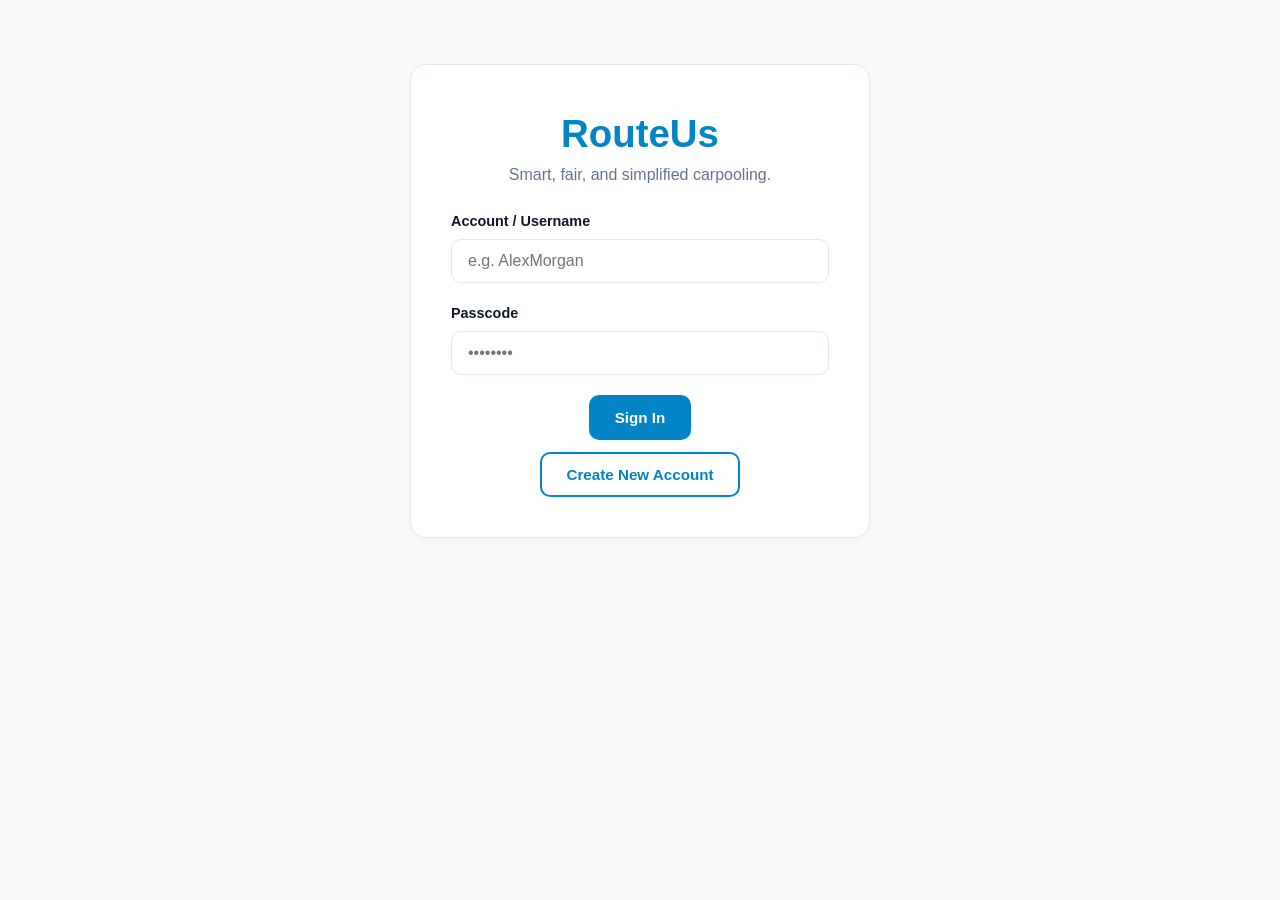
<file: assets/previews/route_us/index.html>
<!DOCTYPE html>
<html lang="en" data-theme="light">
<head>
    <meta charset="UTF-8">
    <meta name="viewport" content="width=device-width, initial-scale=1.0">
    <title>RouteUs - Modern Carpool</title>
    <style>
        :root {
            --primary: #0284c7;
            --primary-hover: #0369a1;
            --primary-light: #e0f2fe;
            --bg-main: #f8fafc;
            --sidebar-bg: #0f172a;
            --sidebar-hover: #1e293b;
            --card-bg: #ffffff;
            --text-dark: #0f172a;
            --text-muted: #64748b;
            --text-light: #f8fafc;
            --border-light: #e2e8f0;
            --danger: #ef4444;
            --danger-bg: #fee2e2;
            --danger-border: #fca5a5;
            --font-family: -apple-system, BlinkMacSystemFont, "Segoe UI", Roboto, Helvetica, Arial, sans-serif;
        }

        [data-theme="dark"] {
            --primary: #38bdf8;
            --primary-hover: #0284c7;
            --primary-light: #1e293b;
            --bg-main: #0b1120;
            --sidebar-bg: #020617;
            --sidebar-hover: #1e293b;
            --card-bg: #1e293b;
            --text-dark: #f8fafc;
            --text-muted: #94a3b8;
            --border-light: #334155;
            --danger-bg: #450a0a;
            --danger-border: #7f1d1d;
        }

        * { box-sizing: border-box; margin: 0; padding: 0; }
        body { font-family: var(--font-family); background-color: var(--bg-main); color: var(--text-dark); line-height: 1.5; display: flex; height: 100vh; overflow: hidden; transition: background-color 0.3s, color 0.3s; }

        #app-wrapper { display: flex; width: 100vw; height: 100vh; }
        
        /* SIDEBAR */
        .sidebar {
            width: 240px;
            background-color: var(--sidebar-bg);
            color: var(--text-light);
            display: flex;
            flex-direction: column;
            justify-content: space-between;
            padding: 1.25rem 0.75rem;
            flex-shrink: 0;
            transition: all 0.3s ease;
            position: relative;
        }

        .sidebar.collapsed { width: 56px; padding: 1rem 0.25rem; }
        .sidebar.collapsed .sidebar-brand span,
        .sidebar.collapsed .sidebar-menu,
        .sidebar.collapsed .sidebar-user { display: none !important; }
        .sidebar.collapsed .sidebar-brand { justify-content: center; padding: 0; }
        .sidebar.collapsed .toggle-btn { font-size: 2rem; width: 100%; padding: 0.25rem 0; }

        .sidebar-brand { display: flex; align-items: center; justify-content: space-between; font-size: 1.35rem; font-weight: 800; color: #38bdf8; padding: 0 0.5rem 1.5rem 0.5rem; }
        .toggle-btn { background: transparent; border: none; color: #94a3b8; font-size: 1.6rem; cursor: pointer; padding: 0.25rem 0.5rem; border-radius: 6px; line-height: 1; }
        .toggle-btn:hover { color: #ffffff; background: var(--sidebar-hover); }

        .sidebar-menu { list-style: none; display: flex; flex-direction: column; gap: 0.5rem; flex: 1; }
        .sidebar-menu li a { display: flex; align-items: center; padding: 0.75rem 1rem; color: #94a3b8; text-decoration: none; font-weight: 600; border-radius: 10px; transition: all 0.2s; }
        .sidebar-menu li a:hover, .sidebar-menu li a.active { background-color: var(--sidebar-hover); color: #ffffff; }
        .sidebar-menu li a.active { background-color: var(--primary); color: #ffffff; }

        .sidebar-user { display: flex; flex-direction: column; gap: 0.75rem; padding-top: 1rem; border-top: 1px solid #334155; }
        .sidebar-user-info { display: flex; align-items: center; gap: 0.75rem; }

        .theme-toggle-btn {
            background: var(--sidebar-hover); color: #f8fafc; border: 1px solid #334155; padding: 0.5rem; border-radius: 8px; font-size: 0.85rem; cursor: pointer; display: flex; align-items: center; justify-content: center; gap: 0.5rem; font-weight: 600; width: 100%;
        }
        .theme-toggle-btn:hover { background: #334155; }

        /* MAIN CONTENT */
        .main-content { flex: 1; overflow-y: auto; padding: 2rem; background-color: var(--bg-main); transition: background-color 0.3s; }
        .view { display: none; max-width: 1000px; margin: 0 auto; }
        .view.active { display: block; }

        .card { background: var(--card-bg); border-radius: 16px; padding: 1.75rem; box-shadow: 0 4px 12px rgba(0,0,0,0.03); border: 1px solid var(--border-light); margin-bottom: 1.5rem; }
        .hero-card h1 { font-size: 2.2rem; font-weight: 800; color: var(--text-dark); margin-bottom: 0.5rem; }
        .hero-card p.subtitle { font-size: 1.15rem; color: var(--text-muted); margin-bottom: 1.5rem; }

        /* Buttons & Inputs */
        .btn { display: inline-flex; align-items: center; justify-content: center; padding: 0.75rem 1.5rem; font-size: 0.95rem; font-weight: 700; border-radius: 10px; border: 2px solid transparent; cursor: pointer; transition: all 0.2s; }
        .btn-primary { background-color: var(--primary); color: white; border-color: var(--primary); }
        .btn-primary:hover { opacity: 0.9; }
        .btn-outline { background-color: transparent; color: var(--primary); border-color: var(--primary); }
        .btn-outline:hover { background-color: var(--primary-light); }
        .btn-danger { background-color: var(--danger); color: white; border-color: var(--danger); }
        .btn-danger:hover { opacity: 0.9; }
        .btn-group { display: flex; gap: 0.75rem; flex-wrap: wrap; align-items: center; }
        .btn-sm { padding: 0.4rem 0.85rem; font-size: 0.85rem; border-radius: 8px; }

        .avatar { width: 44px; height: 44px; border-radius: 50%; display: flex; align-items: center; justify-content: center; font-weight: 700; color: white; font-size: 1.1rem; overflow: hidden; flex-shrink: 0; background: var(--primary); }
        .avatar img { width: 100%; height: 100%; object-fit: cover; }

        .input-group { margin-bottom: 1.25rem; }
        .input-group label { display: block; margin-bottom: 0.4rem; font-weight: 600; font-size: 0.9rem; }
        .input-group input, .input-group select { width: 100%; padding: 0.75rem 1rem; border: 1px solid var(--border-light); border-radius: 10px; font-size: 1rem; outline: none; background-color: var(--card-bg); color: var(--text-dark); }

        .checkbox-group { display: flex; flex-direction: column; gap: 0.5rem; padding: 0.5rem 0; }
        .checkbox-item { display: flex; align-items: center; gap: 0.5rem; font-size: 0.95rem; cursor: pointer; }
        .checkbox-item input { width: auto; cursor: pointer; }

        .drag-drop-area { border: 2px dashed var(--primary); border-radius: 12px; padding: 1.5rem; text-align: center; background-color: var(--primary-light); cursor: pointer; }

        /* Group Details Grid */
        .details-grid { display: grid; grid-template-columns: repeat(auto-fit, minmax(200px, 1fr)); gap: 1rem; margin-top: 1rem; padding-top: 1rem; border-top: 1px solid var(--border-light); }
        .details-item { background: var(--bg-main); padding: 0.85rem 1rem; border-radius: 12px; border: 1px solid var(--border-light); }
        .details-item .label { font-size: 0.75rem; text-transform: uppercase; font-weight: 800; color: var(--text-muted); letter-spacing: 0.5px; }
        .details-item .value { font-size: 1rem; font-weight: 700; color: var(--text-dark); margin-top: 4px; }
        .details-item .value.empty { color: var(--text-muted); font-weight: 500; font-style: italic; }

        /* Grid Lists & Cards */
        .group-grid { display: grid; grid-template-columns: repeat(auto-fill, minmax(260px, 1fr)); gap: 1.25rem; margin-top: 1rem; }
        .group-card { background: var(--card-bg); border: 1px solid var(--border-light); border-radius: 14px; padding: 1.5rem; padding-bottom: 3.5rem; cursor: pointer; transition: all 0.2s; position: relative; }
        .group-card:hover { transform: translateY(-3px); border-color: var(--primary); }
        
        .delete-group-btn {
            position: absolute;
            bottom: 12px;
            right: 12px;
            background: transparent;
            color: var(--danger);
            border: none;
            cursor: pointer;
            font-size: 1.25rem;
            padding: 4px 8px;
            border-radius: 8px;
            display: inline-flex;
            align-items: center;
            justify-content: center;
            transition: all 0.2s;
        }
        .delete-group-btn:hover {
            background: var(--danger-bg);
            transform: scale(1.1);
        }

        /* Upcoming Schedule Cards */
        .upcoming-list { display: flex; flex-direction: column; gap: 0.75rem; margin-top: 1rem; }
        .upcoming-item { display: flex; align-items: center; justify-content: space-between; padding: 0.85rem 1.1rem; background: var(--bg-main); border-radius: 10px; border: 1px solid var(--border-light); }
        .tag-role { padding: 0.25rem 0.6rem; border-radius: 6px; font-size: 0.75rem; font-weight: 800; text-transform: uppercase; }
        .tag-driver { background: #dbeafe; color: #1e40af; }
        .tag-rider { background: #fef3c7; color: #92400e; }

        /* Calendar Grid */
        .calendar-grid { display: grid; grid-template-columns: 110px repeat(7, 1fr); gap: 0.5rem; overflow-x: auto; }
        .cal-head { font-weight: 700; text-align: center; padding: 0.6rem 0.25rem; background: var(--primary-light); border-radius: 8px; font-size: 0.85rem; color: var(--text-dark); }
        .cal-cell { background: var(--card-bg); border: 1px solid var(--border-light); border-radius: 8px; padding: 0.5rem; min-height: 95px; font-size: 0.8rem; display: flex; flex-direction: column; gap: 0.3rem; }
        .cal-row-label { display: flex; flex-direction: column; align-items: center; justify-content: center; font-weight: 700; background: var(--primary-light); text-align: center; }
        .cal-past { opacity: 0.45; }

        .badge-tag { padding: 0.25rem 0.4rem; border-radius: 6px; font-size: 0.75rem; font-weight: 700; display: block; text-align: center; border: none; }
        .badge-driver { background: #dbeafe; color: #1e40af; }
        .badge-rider { background: #fef3c7; color: #92400e; cursor: pointer; }
        .badge-nodriver { background: #fee2e2; color: #dc2626; font-weight: 800; border: 1px dashed #ef4444; }

        .kids-badge-tag {
            background: var(--primary-light);
            color: var(--primary);
            padding: 0.4rem 0.85rem;
            border-radius: 8px;
            font-weight: 700;
            font-size: 0.85rem;
            display: inline-flex;
            align-items: center;
            border: 1px solid var(--border-light);
        }

        /* Integrated Chat Container */
        .integrated-chat { display: flex; flex-direction: column; height: 420px; background: var(--card-bg); border-radius: 12px; border: 1px solid var(--border-light); overflow: hidden; margin-top: 1rem; }
        .chat-messages { flex: 1; padding: 1.25rem; overflow-y: auto; display: flex; flex-direction: column; gap: 0.85rem; background: var(--bg-main); }
        .chat-bubble { display: flex; gap: 0.65rem; max-width: 85%; }
        .chat-bubble.mine { align-self: flex-end; flex-direction: row-reverse; }
        .chat-text { background: var(--card-bg); padding: 0.65rem 0.9rem; border-radius: 12px; border: 1px solid var(--border-light); font-size: 0.9rem; color: var(--text-dark); }
        .chat-bubble.mine .chat-text { background: var(--primary); color: white; border: none; }

        /* Modals */
        .modal-overlay { position: fixed; top: 0; left: 0; width: 100vw; height: 100vh; background: rgba(15,23,42,0.6); display: flex; align-items: center; justify-content: center; z-index: 1000; }
        .modal-body { background: var(--card-bg); border-radius: 16px; padding: 2rem; max-width: 480px; width: 90%; box-shadow: 0 10px 25px rgba(0,0,0,0.2); border: 1px solid var(--border-light); max-height: 90vh; overflow-y: auto; }

        .copy-toast { position: fixed; bottom: 20px; right: 20px; background: var(--sidebar-bg); color: #fff; padding: 0.75rem 1.25rem; border-radius: 10px; font-weight: 600; font-size: 0.9rem; box-shadow: 0 4px 12px rgba(0,0,0,0.15); opacity: 0; pointer-events: none; transition: opacity 0.3s ease; z-index: 2000; }
        .copy-toast.show { opacity: 1; }

        .hidden { display: none !important; }
    </style>
</head>
<body>

<div id="app-wrapper">

    <!-- SIDEBAR -->
    <nav class="sidebar hidden" id="app-sidebar">
        <div>
            <div class="sidebar-brand">
                <span>RouteUs</span>
                <button class="toggle-btn" onclick="app.toggleSidebar()" title="Toggle Sidebar">☰</button>
            </div>
            <ul class="sidebar-menu">
                <li><a href="#" id="nav-dashboard" onclick="app.navigate('dashboard')"><span>Dashboard</span></a></li>
                <li><a href="#" id="nav-profile" onclick="app.navigate('profile')"><span>My Profile</span></a></li>
            </ul>
        </div>

        <div class="sidebar-user">
            <button class="theme-toggle-btn" onclick="app.toggleTheme()">
                <span id="theme-label">Dark Mode</span>
            </button>
            <div class="sidebar-user-info">
                <div class="avatar" id="sidebar-avatar">RU</div>
                <div style="flex: 1; overflow: hidden;">
                    <div id="sidebar-username" style="font-weight: 700; font-size: 0.95rem; white-space: nowrap; overflow: hidden; text-overflow: ellipsis;">User</div>
                    <a href="#" style="color: #64748b; font-size: 0.8rem; text-decoration: none;" onclick="app.logout()">Sign Out</a>
                </div>
            </div>
        </div>
    </nav>

    <!-- MAIN CONTENT -->
    <main class="main-content">

        <!-- AUTH VIEW -->
        <div id="view-auth" class="view active">
            <div class="card" style="max-width: 460px; margin: 2rem auto; padding: 2.5rem;">
                <div style="text-align: center; margin-bottom: 1.5rem;">
                    <h1 style="color: var(--primary); font-size: 2.4rem; font-weight: 800;">RouteUs</h1>
                    <p style="color: var(--text-muted);" id="auth-subtitle">Smart, fair, and simplified carpooling.</p>
                </div>

                <div id="auth-error" style="color: var(--danger); font-weight: 600; margin-bottom: 1rem; text-align: center; font-size: 0.9rem;"></div>

                <div class="input-group">
                    <label>Account / Username</label>
                    <input type="text" id="auth-name" placeholder="e.g. AlexMorgan">
                </div>

                <div class="input-group">
                    <label>Passcode</label>
                    <input type="password" id="auth-pass" placeholder="••••••••">
                </div>

                <div id="auth-reg-fields" class="hidden">
                    <div class="input-group">
                        <label>Home Address</label>
                        <input type="text" id="auth-address" placeholder="123 Maple Street">
                    </div>
                    <div class="input-group">
                        <label>Vehicle Car Seats Available</label>
                        <input type="number" id="auth-seats" value="4" min="1">
                    </div>

                    <!-- Dynamic Kids List Input -->
                    <div class="input-group">
                        <label>Add Kids</label>
                        <div id="reg-kids-list" style="display: flex; flex-direction: column; gap: 0.5rem;">
                            <input type="text" class="reg-kid-input" placeholder="Kid Name (e.g. Leo)">
                        </div>
                        <button type="button" class="btn btn-outline btn-sm" style="margin-top: 0.5rem; width: 100%;" onclick="app.addKidRegisterRow()">+ Add Another Kid</button>
                    </div>
                </div>

                <div class="btn-group" style="flex-direction: column;" id="auth-actions">
                    <button class="btn btn-primary" id="btn-signin" onclick="app.handleAuth('signin')">Sign In</button>
                    <button class="btn btn-outline" id="btn-show-register" onclick="app.switchToRegisterMode()">Create New Account</button>
                    <button class="btn btn-primary hidden" id="btn-register" onclick="app.handleAuth('register')">Register Account</button>
                    <button class="btn btn-outline hidden" id="btn-back-signin" onclick="app.switchToSignInMode()">Back to Sign In</button>
                </div>
            </div>
        </div>

        <!-- DASHBOARD VIEW -->
        <div id="view-dashboard" class="view">
            <div class="card hero-card">
                <h1>Welcome to your Dashboard</h1>
                <p class="subtitle">Join an existing carpool group or start a new one.</p>
                <div class="btn-group">
                    <button class="btn btn-primary" onclick="app.showCreateGroupModal()">Create New Group</button>
                    <button class="btn btn-outline" onclick="app.showJoinGroupModal()">Join via Code</button>
                </div>
            </div>

            <!-- JOIN GROUP AREA -->
            <div id="join-group-area" class="card hidden">
                <h3>Join Group</h3>
                <p style="font-size:0.9rem; margin-bottom: 1rem; color: var(--text-muted);">Enter the 6-character code provided by the group creator.</p>
                <div class="input-group">
                    <input type="text" id="join-code-input" placeholder="e.g. AB12CD" style="text-transform: uppercase;">
                </div>
                
                <div class="input-group">
                    <label>Select Kid(s) for this Carpool Group</label>
                    <div class="checkbox-group" id="join-kids-checkboxes"></div>
                </div>

                <div class="btn-group">
                    <button class="btn btn-primary btn-sm" onclick="app.joinGroup()">Join Group</button>
                    <button class="btn btn-outline btn-sm" onclick="document.getElementById('join-group-area').classList.add('hidden')">Cancel</button>
                </div>
            </div>

            <!-- CREATE GROUP AREA -->
            <div id="create-group-area" class="card hidden">
                <h3>Create New Group</h3>
                <div class="input-group" style="margin-top: 1rem;">
                    <label>Group Name</label>
                    <input type="text" id="create-group-name" placeholder="e.g. Laurel School Carpool">
                </div>
                <div class="input-group">
                    <label>Destination</label>
                    <input type="text" id="create-group-dest" placeholder="e.g. Laurel Elementary School">
                </div>
                
                <!-- DYNAMIC TIME SLOTS SETUP -->
                <div class="input-group">
                    <label>Time Slots & Descriptions</label>
                    <div id="create-timeslots-container" style="display: flex; flex-direction: column; gap: 0.5rem;">
                        <div class="timeslot-row" style="display: flex; gap: 0.5rem; align-items: center;">
                            <input type="text" class="create-slot-time" placeholder="e.g. 7:45 AM" value="7:45 AM" style="flex:1;">
                            <input type="text" class="create-slot-desc" placeholder="e.g. Morning Arrival" value="Morning Arrival" style="flex:2;">
                        </div>
                        <div class="timeslot-row" style="display: flex; gap: 0.5rem; align-items: center;">
                            <input type="text" class="create-slot-time" placeholder="e.g. 3:15 PM" value="3:15 PM" style="flex:1;">
                            <input type="text" class="create-slot-desc" placeholder="e.g. Afternoon Pickup" value="Afternoon Pickup" style="flex:2;">
                        </div>
                    </div>
                    <button type="button" class="btn btn-outline btn-sm" style="margin-top: 0.5rem; width: 100%;" onclick="app.addCreateTimeSlotRow()">+ Add Time Slot Row</button>
                </div>

                <div class="input-group">
                    <label>Pickup / Dropoff Location & Notes</label>
                    <input type="text" id="create-group-notes" placeholder="e.g. Pickup at Front Loop, Dropoff at Side Lot">
                </div>

                <div class="input-group">
                    <label>Select Kid(s) for this Carpool Group</label>
                    <div class="checkbox-group" id="create-kids-checkboxes"></div>
                </div>

                <div class="btn-group">
                    <button class="btn btn-primary btn-sm" onclick="app.createGroup()">Create</button>
                    <button class="btn btn-outline btn-sm" onclick="document.getElementById('create-group-area').classList.add('hidden')">Cancel</button>
                </div>
            </div>

            <h2 style="margin-bottom: 1rem; font-size: 1.4rem;">My Groups</h2>
            <div class="group-grid" id="dashboard-groups-grid"></div>

            <!-- UPCOMING RIDES & DRIVES SECTION -->
            <div class="card" style="margin-top: 2rem;">
                <h3>Upcoming Rides & Drives</h3>
                <p style="font-size:0.85rem; color:var(--text-muted);">Your assigned driving duties and rider pickups for this week across your groups.</p>
                <div class="upcoming-list" id="dashboard-upcoming-list"></div>
            </div>
        </div>

        <!-- GROUP DETAILS VIEW -->
        <div id="view-group" class="view">
            <button class="btn btn-outline btn-sm" style="margin-bottom: 1.5rem;" onclick="app.navigate('dashboard')">← Back to Dashboard</button>
            
            <div class="card">
                <div style="display: flex; justify-content: space-between; align-items: flex-start; flex-wrap: wrap; gap: 1rem;">
                    <div>
                        <h1 id="group-title" style="font-size: 2.2rem; line-height: 1.1;">Group Name</h1>
                        <div style="display: flex; align-items: center; gap: 0.5rem; margin-top: 0.35rem;">
                            <p style="color: var(--text-muted); font-weight: 600;">Group Code: <span id="group-code-tag" style="color: var(--primary); font-size: 1.1rem; letter-spacing: 1px;">------</span></p>
                            <button class="btn btn-outline btn-sm" style="padding: 0.15rem 0.5rem; font-size: 0.75rem;" onclick="app.copyGroupCode()">Copy Code</button>
                        </div>
                    </div>
                    <div class="btn-group">
                        <!-- KIDS DISPLAY BADGE -->
                        <div class="kids-badge-tag" id="group-kids-display-tag">
                            👧 Kids: <span id="group-kids-list-text" style="margin-left: 4px;">None</span>
                        </div>
                        <button class="btn btn-outline btn-sm" id="edit-details-btn" onclick="app.toggleEditGroupDetails()">Edit Details</button>
                        <button class="btn btn-primary btn-sm" id="toggle-avail-btn" onclick="app.toggleAvailabilityEditing()">Edit My Availability</button>
                    </div>
                </div>

                <!-- CARPOOL GROUP DETAILS DISPLAY -->
                <div class="details-grid" id="group-details-display">
                    <div class="details-item">
                        <div class="label">Destination</div>
                        <div class="value empty" id="detail-dest">Not set</div>
                    </div>
                    <div class="details-item" style="grid-column: span 2;">
                        <div class="label">Time Slots</div>
                        <div class="value empty" id="detail-timeslots">Not set</div>
                    </div>
                    <div class="details-item">
                        <div class="label">Pickup / Dropoff Location & Notes</div>
                        <div class="value empty" id="detail-notes">Not set</div>
                    </div>
                </div>

                <!-- EDIT GROUP DETAILS FORM -->
                <div id="group-details-edit-form" class="hidden" style="margin-top: 1rem; padding-top: 1rem; border-top: 1px solid var(--border-light);">
                    <div class="input-group">
                        <label>Destination</label>
                        <input type="text" id="edit-group-dest" placeholder="e.g. Laurel Elementary School">
                    </div>
                    
                    <div class="input-group">
                        <label>Time Slots & Descriptions</label>
                        <div id="edit-timeslots-container" style="display: flex; flex-direction: column; gap: 0.5rem;"></div>
                        <button type="button" class="btn btn-outline btn-sm" style="margin-top: 0.5rem; width: 100%;" onclick="app.addEditTimeSlotRow()">+ Add Time Slot Row</button>
                    </div>

                    <div class="input-group">
                        <label>Location & Notes</label>
                        <input type="text" id="edit-group-notes" placeholder="e.g. Front Flagpole Loop">
                    </div>
                    <div class="input-group">
                        <label>My Kid(s) in this Carpool Group</label>
                        <div class="checkbox-group" id="edit-group-kids-checkboxes"></div>
                    </div>
                    <div class="btn-group">
                        <button class="btn btn-primary btn-sm" onclick="app.saveGroupDetails()">Save Details</button>
                        <button class="btn btn-outline btn-sm" onclick="app.toggleEditGroupDetails()">Cancel</button>
                    </div>
                </div>
            </div>

            <!-- CALENDAR -->
            <div class="card">
                <div style="display: flex; justify-content: space-between; align-items: center; margin-bottom: 1.25rem; flex-wrap: wrap; gap: 0.5rem;">
                    <button class="btn btn-outline btn-sm" onclick="app.changeWeek(-1)">← Prev Week</button>
                    <h3 id="group-calendar-week-label">Week Schedule</h3>
                    <button class="btn btn-outline btn-sm" onclick="app.changeWeek(1)">Next Week →</button>
                </div>

                <div class="calendar-grid" id="group-calendar-grid"></div>
            </div>

            <!-- INTEGRATED GROUP CHAT -->
            <div class="card">
                <h3>Group Chat</h3>
                <p style="font-size:0.85rem; color:var(--text-muted);">Discuss carpool plans and coordinate rides with members.</p>
                <div class="integrated-chat">
                    <div class="chat-messages" id="group-chat-messages"></div>
                    <div style="padding: 0.85rem; background: var(--card-bg); border-top: 1px solid var(--border-light); display: flex; gap: 0.75rem;">
                        <input type="text" id="group-chat-input" placeholder="Type a message to the group..." style="flex:1; padding: 0.75rem; border-radius: 8px; border: 1px solid var(--border-light); background: var(--card-bg); color: var(--text-dark);" onkeydown="if(event.key==='Enter' && !event.shiftKey){ event.preventDefault(); app.sendChatMessage(); }">
                        <button class="btn btn-primary btn-sm" onclick="app.sendChatMessage()">Send</button>
                    </div>
                </div>
            </div>

            <!-- TOTAL DRIVES COMPLETED -->
            <div class="card">
                <h3>Total Drives Completed</h3>
                <p style="font-size:0.85rem; color:var(--text-muted); margin-bottom: 1rem;">Summary of driving turns completed by each group member.</p>
                <div id="group-members-list" style="display: flex; flex-direction: column; gap: 0.75rem;"></div>
            </div>
        </div>

        <!-- PROFILE VIEW -->
        <div id="view-profile" class="view">
            <div class="card">
                <h2>My Profile Settings</h2>
                
                <div style="display: flex; gap: 1.5rem; align-items: center; margin: 1.5rem 0; flex-wrap: wrap;">
                    <div class="avatar" id="profile-preview-avatar" style="width: 80px; height: 80px; font-size: 2rem;">RU</div>
                    <div style="display: flex; flex-direction: column; gap: 0.75rem;">
                        <div class="btn-group">
                            <label style="font-size: 0.85rem; font-weight: 600; display: flex; align-items: center; gap: 0.5rem;">
                                Choose Avatar BG:
                                <input type="color" id="profile-bg-color-picker" onchange="app.updateAvatarBgColor(this.value)">
                            </label>
                            <button class="btn btn-outline btn-sm" onclick="app.randomizeAvatarBg()">Random BG Color</button>
                        </div>
                        <button class="btn btn-outline btn-sm hidden" id="btn-remove-photo" style="align-self: flex-start;" onclick="app.removeProfilePhoto()">Remove Photo (Return to Default)</button>
                    </div>
                </div>

                <div style="display: flex; gap: 1rem; flex-wrap: wrap;">
                    <div class="input-group" style="flex: 2; min-width: 200px;">
                        <label>Account Name</label>
                        <input type="text" id="profile-name-input" placeholder="Your Display Name">
                    </div>
                    <div class="input-group" style="flex: 1; min-width: 120px;">
                        <label>Profile Initials</label>
                        <input type="text" id="profile-initials-input" placeholder="e.g. AM" maxlength="3" style="text-transform: uppercase;">
                    </div>
                </div>

                <!-- PROFILE KIDS MANAGEMENT -->
                <div class="input-group">
                    <label>My Kids</label>
                    <div id="profile-kids-list" style="display: flex; flex-direction: column; gap: 0.5rem;"></div>
                    <button type="button" class="btn btn-outline btn-sm" style="margin-top: 0.5rem;" onclick="app.addKidProfileRow()">+ Add Kid</button>
                </div>

                <div class="input-group">
                    <label>Profile Picture (Drag & Drop or Upload)</label>
                    <div class="drag-drop-area" id="profile-drop-zone" onclick="document.getElementById('profile-file-input').click()">
                        <p id="drop-zone-text">Drag & Drop photo here, or <strong>Click to Upload</strong></p>
                        <input type="file" id="profile-file-input" accept="image/*" class="hidden" onchange="app.initCropModal(this.files[0])">
                    </div>
                </div>

                <div class="input-group">
                    <label>Home Address</label>
                    <input type="text" id="profile-address-input">
                </div>

                <div class="input-group">
                    <label>Car Seats Available</label>
                    <input type="number" id="profile-seats-input" min="1" value="4">
                </div>

                <button class="btn btn-primary" onclick="app.saveProfile()">Save Profile Updates</button>
            </div>

            <!-- DELETE ACCOUNT SECTION -->
            <div class="card" style="border-color: var(--danger-border); background: var(--bg-main);">
                <h3 style="color: var(--danger);">Delete Account</h3>
                <p style="font-size:0.85rem; color:var(--text-muted); margin: 0.5rem 0 1.25rem 0;">Permanently delete your RouteUs account and remove your membership from all carpool groups.</p>
                <button class="btn btn-danger btn-sm" onclick="app.deleteAccount()">Delete Account</button>
            </div>
        </div>

    </main>
</div>

<!-- COPY TOAST NOTIFICATION -->
<div id="copy-toast" class="copy-toast">Group code copied to clipboard!</div>

<!-- IMAGE CROPPER MODAL -->
<div id="crop-modal" class="modal-overlay hidden">
    <div class="modal-body">
        <h3>Crop Profile Picture</h3>
        <p style="font-size:0.8rem; color: var(--text-muted); text-align: center; margin-top: 0.25rem;">Click and drag image to reposition</p>
        <div style="margin: 1rem 0; text-align: center; background: var(--bg-main); padding: 1rem; border-radius: 12px; touch-action: none;">
            <canvas id="crop-canvas" width="220" height="220" style="border-radius: 50%; border: 2px solid var(--primary); cursor: move;"></canvas>
        </div>
        <div class="input-group" style="display: flex; align-items: center; gap: 1rem;">
            <label style="margin: 0;">Zoom:</label>
            <input type="range" id="crop-zoom" min="0.5" max="3" step="0.1" value="1" oninput="app.drawCropCanvas()">
        </div>
        <div class="btn-group">
            <button class="btn btn-primary btn-sm" onclick="app.applyCroppedImage()">Apply Crop</button>
            <button class="btn btn-outline btn-sm" onclick="document.getElementById('crop-modal').classList.add('hidden')">Cancel</button>
        </div>
    </div>
</div>

<!-- RIDERS LIST MODAL -->
<div id="riders-modal" class="modal-overlay hidden">
    <div class="modal-body">
        <h3 id="riders-modal-title">Kids Being Picked Up</h3>
        <p style="font-size:0.85rem; color: var(--text-muted); margin-bottom: 1rem;">The following kids/families requested rides for this slot:</p>
        <ul id="riders-modal-list" style="list-style: none; display: flex; flex-direction: column; gap: 0.5rem; margin-bottom: 1.5rem;"></ul>
        <button class="btn btn-primary btn-sm" style="width: 100%;" onclick="document.getElementById('riders-modal').classList.add('hidden')">Close</button>
    </div>
</div>

<script>
const app = {
    state: {
        currentUser: null,
        activeGroupCode: null,
        currentWeekMonday: null,
        editingAvailability: false,
        days: ['Mon', 'Tue', 'Wed', 'Thu', 'Fri', 'Sat', 'Sun'],
        cropImgObj: null,
        cropZoom: 1,
        cropOffsetX: 0,
        cropOffsetY: 0,
        isDraggingCrop: false,
        dragStartX: 0,
        dragStartY: 0
    },

    init() {
        if (!localStorage.getItem('routeus_users')) localStorage.setItem('routeus_users', JSON.stringify({}));
        if (!localStorage.getItem('routeus_groups')) localStorage.setItem('routeus_groups', JSON.stringify({}));

        const theme = localStorage.getItem('routeus_theme') || 'light';
        document.documentElement.setAttribute('data-theme', theme);
        this.updateThemeUI(theme);

        this.state.currentWeekMonday = this.getMonday(new Date());
        this.setupDragAndDrop();
        this.setupCropCanvasDrag();

        const activeUser = localStorage.getItem('routeus_active_user');
        if (activeUser) {
            this.state.currentUser = activeUser;
            this.showSidebar();
            this.navigate('dashboard');
        } else {
            this.navigate('auth');
        }
    },

    toggleTheme() {
        const current = document.documentElement.getAttribute('data-theme');
        const target = current === 'dark' ? 'light' : 'dark';
        document.documentElement.setAttribute('data-theme', target);
        localStorage.setItem('routeus_theme', target);
        this.updateThemeUI(target);
    },

    updateThemeUI(theme) {
        const label = document.getElementById('theme-label');
        if (label) label.innerText = theme === 'dark' ? 'Light Mode' : 'Dark Mode';
    },

    getMonday(d) {
        d = new Date(d);
        const day = d.getDay();
        const diff = d.getDate() - day + (day === 0 ? -6 : 1);
        const mon = new Date(d.setDate(diff));
        mon.setHours(0,0,0,0);
        return mon;
    },

    getWeekKey(dateObj) {
        const d = new Date(dateObj);
        return `${d.getFullYear()}-W${Math.ceil((d.getDate() - d.getDay() + 1) / 7)}`;
    },

    formatDateShort(dateObj) {
        return dateObj.toLocaleDateString('en-US', { month: 'short', day: 'numeric' });
    },

    toggleSidebar() {
        document.getElementById('app-sidebar').classList.toggle('collapsed');
    },

    navigate(viewId) {
        document.querySelectorAll('.view').forEach(v => v.classList.remove('active'));
        document.querySelectorAll('.sidebar-menu a').forEach(a => a.classList.remove('active'));

        const targetView = document.getElementById(`view-${viewId}`);
        if (targetView) targetView.classList.add('active');

        const navItem = document.getElementById(`nav-${viewId}`);
        if (navItem) navItem.classList.add('active');

        if (viewId === 'dashboard') this.renderDashboard();
        if (viewId === 'group') this.renderGroup();
        if (viewId === 'profile') this.renderProfile();
    },

    showSidebar() {
        document.getElementById('app-sidebar').classList.remove('hidden');
        this.updateSidebarUser();
    },

    // --- TIME SLOTS FORM HELPERS ---
    addCreateTimeSlotRow(timeVal = '', descVal = '') {
        const container = document.getElementById('create-timeslots-container');
        const div = document.createElement('div');
        div.className = 'timeslot-row';
        div.style.cssText = "display: flex; gap: 0.5rem; align-items: center;";
        div.innerHTML = `
            <input type="text" class="create-slot-time" placeholder="e.g. 5:00 PM" value="${timeVal}" style="flex:1;">
            <input type="text" class="create-slot-desc" placeholder="e.g. After-school Activity" value="${descVal}" style="flex:2;">
            <button type="button" class="btn btn-outline btn-sm" style="color:var(--danger); border-color:var(--danger); padding:0.4rem 0.6rem;" onclick="this.parentElement.remove()">✕</button>
        `;
        container.appendChild(div);
    },

    renderEditTimeSlots(timeSlots) {
        const container = document.getElementById('edit-timeslots-container');
        if (!container) return;
        container.innerHTML = '';
        (timeSlots || []).forEach((slot, idx) => {
            this.addEditTimeSlotRow(slot.time, slot.description, idx >= 2);
        });
    },

    addEditTimeSlotRow(timeVal = '', descVal = '', allowDelete = true) {
        const container = document.getElementById('edit-timeslots-container');
        if (!container) return;
        const div = document.createElement('div');
        div.className = 'edit-timeslot-row';
        div.style.cssText = "display: flex; gap: 0.5rem; align-items: center;";
        div.innerHTML = `
            <input type="text" class="edit-slot-time" placeholder="e.g. 5:00 PM" value="${timeVal}" style="flex:1;">
            <input type="text" class="edit-slot-desc" placeholder="e.g. After-school Activity" value="${descVal}" style="flex:2;">
            ${allowDelete ? `<button type="button" class="btn btn-outline btn-sm" style="color:var(--danger); border-color:var(--danger); padding:0.4rem 0.6rem;" onclick="this.parentElement.remove()">✕</button>` : ''}
        `;
        container.appendChild(div);
    },

    // --- KIDS FORM HELPERS ---
    addKidRegisterRow() {
        const container = document.getElementById('reg-kids-list');
        const input = document.createElement('input');
        input.type = 'text';
        input.className = 'reg-kid-input';
        input.placeholder = "Kid Name (e.g. Maya)";
        container.appendChild(input);
    },

    addKidProfileRow(value = '') {
        const container = document.getElementById('profile-kids-list');
        const div = document.createElement('div');
        div.style.cssText = "display: flex; gap: 0.5rem; align-items: center;";
        div.innerHTML = `
            <input type="text" class="profile-kid-input" value="${value}" placeholder="Kid Name">
            <button type="button" class="btn btn-outline btn-sm" style="color:var(--danger); border-color:var(--danger); padding:0.4rem 0.6rem;" onclick="this.parentElement.remove()">✕</button>
        `;
        container.appendChild(div);
    },

    renderKidsCheckboxes(containerId) {
        const container = document.getElementById(containerId);
        if (!container) return;
        container.innerHTML = '';

        const users = JSON.parse(localStorage.getItem('routeus_users')) || {};
        const user = users[this.state.currentUser] || {};
        const kids = user.kids || [];

        if (kids.length === 0) {
            container.innerHTML = `<p style="font-size: 0.85rem; color: var(--text-muted);">No kids added to profile. (You can add them in Profile Settings)</p>`;
            return;
        }

        kids.forEach((kid) => {
            const label = document.createElement('label');
            label.className = 'checkbox-item';
            label.innerHTML = `
                <input type="checkbox" class="kid-select-chk" value="${kid}" checked>
                👧 ${kid}
            `;
            container.appendChild(label);
        });
    },

    getSelectedKidsFromContainer(containerId) {
        const container = document.getElementById(containerId);
        if (!container) return [];
        const chks = container.querySelectorAll('.kid-select-chk:checked');
        return Array.from(chks).map(c => c.value);
    },

    // --- AUTHENTICATION ---
    switchToRegisterMode() {
        document.getElementById('auth-reg-fields').classList.remove('hidden');
        document.getElementById('btn-signin').classList.add('hidden');
        document.getElementById('btn-show-register').classList.add('hidden');
        document.getElementById('btn-register').classList.remove('hidden');
        document.getElementById('btn-back-signin').classList.remove('hidden');
        document.getElementById('auth-error').innerText = '';
    },

    switchToSignInMode() {
        document.getElementById('auth-reg-fields').classList.add('hidden');
        document.getElementById('btn-signin').classList.remove('hidden');
        document.getElementById('btn-show-register').classList.remove('hidden');
        document.getElementById('btn-register').classList.add('hidden');
        document.getElementById('btn-back-signin').classList.add('hidden');
        document.getElementById('auth-error').innerText = '';
    },

    handleAuth(mode) {
        const name = document.getElementById('auth-name').value.trim();
        const pass = document.getElementById('auth-pass').value.trim();
        const err = document.getElementById('auth-error');

        err.innerText = '';
        if (!name || !pass) { err.innerText = "Please enter username and passcode."; return; }

        const users = JSON.parse(localStorage.getItem('routeus_users'));

        if (mode === 'signin') {
            if (!users[name]) { err.innerText = "User does not exist. Click 'Create New Account' to register."; return; }
            if (users[name].passcode !== pass) { err.innerText = "Incorrect passcode."; return; }
            this.loginSuccess(name);
        } else if (mode === 'register') {
            if (users[name]) { err.innerText = "Username already exists."; return; }

            const address = document.getElementById('auth-address').value.trim();
            const seats = parseInt(document.getElementById('auth-seats').value) || 4;

            const kidInputs = document.querySelectorAll('.reg-kid-input');
            const kids = [];
            kidInputs.forEach(input => {
                const val = input.value.trim();
                if (val) kids.push(val);
            });

            users[name] = {
                passcode: pass,
                displayName: name,
                initials: this.getInitials(name),
                address: address || '123 Main St',
                seats: seats,
                kids: kids,
                pic: null,
                avatarBg: '#0284c7'
            };

            localStorage.setItem('routeus_users', JSON.stringify(users));
            this.loginSuccess(name);
        }
    },

    loginSuccess(name) {
        this.state.currentUser = name;
        localStorage.setItem('routeus_active_user', name);
        this.showSidebar();
        this.navigate('dashboard');
    },

    logout() {
        localStorage.removeItem('routeus_active_user');
        window.location.reload();
    },

    deleteAccount() {
        if (!confirm("Are you sure you want to permanently delete your account? This action cannot be undone.")) return;

        const currentUser = this.state.currentUser;
        const users = JSON.parse(localStorage.getItem('routeus_users')) || {};
        const groups = JSON.parse(localStorage.getItem('routeus_groups')) || {};

        delete users[currentUser];
        localStorage.setItem('routeus_users', JSON.stringify(users));

        for (let code in groups) {
            let g = groups[code];
            if (g.members.includes(currentUser)) {
                g.members = g.members.filter(m => m !== currentUser);
                if (g.groupKids) delete g.groupKids[currentUser];
                if (g.tallies) delete g.tallies[currentUser];
                if (g.members.length === 0) {
                    delete groups[code];
                }
            }
        }
        localStorage.setItem('routeus_groups', JSON.stringify(groups));

        localStorage.removeItem('routeus_active_user');
        window.location.reload();
    },

    // --- AVATARS & NAME CONTROLS ---
    getInitials(name) {
        if (!name) return 'RU';
        const parts = name.trim().split(' ');
        return parts.length > 1 ? (parts[0][0] + parts[1][0]).toUpperCase() : name.substring(0,2).toUpperCase();
    },

    renderAvatarEl(container, username) {
        const users = JSON.parse(localStorage.getItem('routeus_users'));
        const u = users[username] || {};
        
        container.style.backgroundColor = u.avatarBg || '#0284c7';
        if (u.pic) {
            container.innerHTML = `<img src="${u.pic}" alt="${username}">`;
        } else {
            container.innerHTML = u.initials || this.getInitials(u.displayName || username);
        }
    },

    updateSidebarUser() {
        const users = JSON.parse(localStorage.getItem('routeus_users'));
        const u = users[this.state.currentUser] || {};

        document.getElementById('sidebar-username').innerText = u.displayName || this.state.currentUser;
        this.renderAvatarEl(document.getElementById('sidebar-avatar'), this.state.currentUser);
    },

    // --- DASHBOARD & UPCOMING RIDES/DRIVES ---
    showCreateGroupModal() {
        document.getElementById('create-group-area').classList.remove('hidden');
        document.getElementById('join-group-area').classList.add('hidden');
        this.renderKidsCheckboxes('create-kids-checkboxes');
    },

    showJoinGroupModal() {
        document.getElementById('join-group-area').classList.remove('hidden');
        document.getElementById('create-group-area').classList.add('hidden');
        this.renderKidsCheckboxes('join-kids-checkboxes');
    },

    createGroup() {
        const name = document.getElementById('create-group-name').value.trim();
        if (!name) return alert("Group name required");

        const dest = document.getElementById('create-group-dest').value.trim();
        const notes = document.getElementById('create-group-notes').value.trim();
        const selectedKids = this.getSelectedKidsFromContainer('create-kids-checkboxes');

        // Extract Dynamic Time Slots
        const slotRows = document.querySelectorAll('#create-timeslots-container .timeslot-row');
        const timeSlots = [];
        slotRows.forEach((row, idx) => {
            const tVal = row.querySelector('.create-slot-time').value.trim();
            const dVal = row.querySelector('.create-slot-desc').value.trim();
            if (tVal || dVal) {
                timeSlots.push({
                    id: `slot_${idx + 1}_${Date.now()}`,
                    time: tVal || 'TBD',
                    description: dVal || 'Time Slot'
                });
            }
        });

        const groups = JSON.parse(localStorage.getItem('routeus_groups'));
        const code = Math.random().toString(36).substring(2, 8).toUpperCase();

        groups[code] = {
            name: name, code: code,
            destination: dest, notes: notes,
            timeSlots: timeSlots.length > 0 ? timeSlots : [
                { id: 'slot_1', time: '7:45 AM', description: 'Morning Arrival' },
                { id: 'slot_2', time: '3:15 PM', description: 'Afternoon Pickup' }
            ],
            members: [this.state.currentUser],
            groupKids: { [this.state.currentUser]: selectedKids },
            tallies: { [this.state.currentUser]: 0 },
            schedules: {}, assignments: {}, messages: []
        };

        localStorage.setItem('routeus_groups', JSON.stringify(groups));
        document.getElementById('create-group-name').value = '';
        this.renderDashboard();
    },

    joinGroup() {
        const code = document.getElementById('join-code-input').value.trim().toUpperCase();
        const groups = JSON.parse(localStorage.getItem('routeus_groups'));

        if (!groups[code]) return alert("Invalid group code!");
        if (groups[code].members.includes(this.state.currentUser)) return alert("You are already in this group.");

        const selectedKids = this.getSelectedKidsFromContainer('join-kids-checkboxes');

        groups[code].members.push(this.state.currentUser);
        if (!groups[code].groupKids) groups[code].groupKids = {};
        groups[code].groupKids[this.state.currentUser] = selectedKids;

        if (!groups[code].tallies) groups[code].tallies = {};
        groups[code].tallies[this.state.currentUser] = 0;

        localStorage.setItem('routeus_groups', JSON.stringify(groups));
        document.getElementById('join-code-input').value = '';
        this.renderDashboard();
    },

    removeGroup(code, event) {
        if (event) event.stopPropagation();
        if (!confirm("Are you sure you want to remove this group from your dashboard? (You can always rejoin using the group code)")) return;

        const groups = JSON.parse(localStorage.getItem('routeus_groups'));
        if (groups[code]) {
            groups[code].members = groups[code].members.filter(m => m !== this.state.currentUser);
            if (groups[code].groupKids) delete groups[code].groupKids[this.state.currentUser];
            if (groups[code].members.length === 0) {
                delete groups[code];
            }
            localStorage.setItem('routeus_groups', JSON.stringify(groups));
            this.renderDashboard();
        }
    },

    renderDashboard() {
        document.getElementById('create-group-area').classList.add('hidden');
        document.getElementById('join-group-area').classList.add('hidden');

        const groups = JSON.parse(localStorage.getItem('routeus_groups'));
        const grid = document.getElementById('dashboard-groups-grid');
        grid.innerHTML = '';

        let count = 0;
        for (let code in groups) {
            if (groups[code].members.includes(this.state.currentUser)) {
                count++;
                const g = groups[code];
                const card = document.createElement('div');
                card.className = 'group-card';
                card.innerHTML = `
                    <h3>${g.name}</h3>
                    <p style="color: var(--text-muted); font-size:0.85rem;">Code: <strong style="color:var(--primary);">${code}</strong></p>
                    <p style="margin-top:0.5rem; font-size:0.85rem; color:var(--text-dark);"><strong>Dest:</strong> ${g.destination || 'Not set'}</p>
                    <p style="margin-top:0.25rem; font-size:0.85rem; font-weight:600;">${g.members.length} Member(s)</p>
                    <button class="delete-group-btn" title="Remove Group" onclick="app.removeGroup('${code}', event)">🗑️</button>
                `;
                card.onclick = () => {
                    this.state.activeGroupCode = code;
                    this.navigate('group');
                };
                grid.appendChild(card);
            }
        }

        if (count === 0) grid.innerHTML = `<p style="color: var(--text-muted);">No carpool groups joined yet.</p>`;

        this.renderUpcomingRides();
    },

    renderUpcomingRides() {
        const groups = JSON.parse(localStorage.getItem('routeus_groups'));
        const upcomingContainer = document.getElementById('dashboard-upcoming-list');
        upcomingContainer.innerHTML = '';

        const weekKey = this.getWeekKey(this.state.currentWeekMonday);
        let upcomingItems = [];

        for (let code in groups) {
            const g = groups[code];
            if (g.members.includes(this.state.currentUser)) {
                const assignments = g.assignments?.[weekKey] || {};
                const slots = g.timeSlots || [
                    { id: 'slot_1', time: '7:45 AM', description: 'Morning Arrival' },
                    { id: 'slot_2', time: '3:15 PM', description: 'Afternoon Pickup' }
                ];

                this.state.days.forEach(day => {
                    slots.forEach(slot => {
                        const slotId = `${day}-${slot.id}`;
                        const data = assignments[slotId];
                        if (data) {
                            if (data.drivers.includes(this.state.currentUser)) {
                                upcomingItems.push({
                                    group: g.name,
                                    day: day,
                                    time: `${slot.time} (${slot.description})`,
                                    role: 'Driver',
                                    count: data.riders.length
                                });
                            } else if (data.riders.includes(this.state.currentUser)) {
                                upcomingItems.push({
                                    group: g.name,
                                    day: day,
                                    time: `${slot.time} (${slot.description})`,
                                    role: 'Rider',
                                    driver: data.drivers.join(', ') || 'Unassigned'
                                });
                            }
                        }
                    });
                });
            }
        }

        if (upcomingItems.length === 0) {
            upcomingContainer.innerHTML = `<p style="color:var(--text-muted); font-size:0.9rem;">No upcoming rides or drives scheduled for this week.</p>`;
            return;
        }

        upcomingItems.forEach(item => {
            const div = document.createElement('div');
            div.className = 'upcoming-item';
            div.innerHTML = `
                <div>
                    <strong style="font-size:0.95rem;">${item.group}</strong> — ${item.day} (${item.time})
                    <div style="font-size:0.8rem; color:var(--text-muted); margin-top:2px;">
                        ${item.role === 'Driver' ? `Driving ${item.count} kid(s)` : `Driver: ${item.driver}`}
                    </div>
                </div>
                <span class="tag-role ${item.role === 'Driver' ? 'tag-driver' : 'tag-rider'}">${item.role}</span>
            `;
            upcomingContainer.appendChild(div);
        });
    },

    // --- GROUP VIEW, DETAILS & INTEGRATED CHAT ---
    copyGroupCode() {
        if (!this.state.activeGroupCode) return;
        navigator.clipboard.writeText(this.state.activeGroupCode).then(() => {
            const toast = document.getElementById('copy-toast');
            toast.classList.add('show');
            setTimeout(() => toast.classList.remove('show'), 2000);
        });
    },

    changeWeek(offset) {
        const next = new Date(this.state.currentWeekMonday);
        next.setDate(next.getDate() + (offset * 7));
        this.state.currentWeekMonday = next;
        this.renderGroupCalendar();
    },

    toggleAvailabilityEditing() {
        this.state.editingAvailability = !this.state.editingAvailability;
        document.getElementById('toggle-avail-btn').innerText = this.state.editingAvailability ? 'Done Editing' : 'Edit My Availability';
        this.renderGroupCalendar();
    },

    toggleEditGroupDetails() {
        const form = document.getElementById('group-details-edit-form');
        const display = document.getElementById('group-details-display');
        const isHidden = form.classList.contains('hidden');

        if (isHidden) {
            const groups = JSON.parse(localStorage.getItem('routeus_groups'));
            const g = groups[this.state.activeGroupCode];
            document.getElementById('edit-group-dest').value = g.destination || '';
            document.getElementById('edit-group-notes').value = g.notes || '';

            // Render Time Slots
            this.renderEditTimeSlots(g.timeSlots || [
                { id: 'slot_1', time: '7:45 AM', description: 'Morning Arrival' },
                { id: 'slot_2', time: '3:15 PM', description: 'Afternoon Pickup' }
            ]);

            // Render kids selection
            this.renderKidsCheckboxes('edit-group-kids-checkboxes');
            const myKidsInGroup = g.groupKids?.[this.state.currentUser] || [];
            const container = document.getElementById('edit-group-kids-checkboxes');
            container.querySelectorAll('.kid-select-chk').forEach(chk => {
                chk.checked = myKidsInGroup.includes(chk.value);
            });

            form.classList.remove('hidden');
            display.classList.add('hidden');
        } else {
            form.classList.add('hidden');
            display.classList.remove('hidden');
        }
    },

    saveGroupDetails() {
        const groups = JSON.parse(localStorage.getItem('routeus_groups'));
        const g = groups[this.state.activeGroupCode];

        g.destination = document.getElementById('edit-group-dest').value.trim();
        g.notes = document.getElementById('edit-group-notes').value.trim();

        // Save Time Slots
        const editRows = document.querySelectorAll('#edit-timeslots-container .edit-timeslot-row');
        const newTimeSlots = [];
        editRows.forEach((row, idx) => {
            const tVal = row.querySelector('.edit-slot-time').value.trim();
            const dVal = row.querySelector('.edit-slot-desc').value.trim();
            if (tVal || dVal) {
                newTimeSlots.push({
                    id: g.timeSlots?.[idx]?.id || `slot_${idx + 1}_${Date.now()}`,
                    time: tVal || 'TBD',
                    description: dVal || 'Time Slot'
                });
            }
        });
        g.timeSlots = newTimeSlots.length > 0 ? newTimeSlots : [
            { id: 'slot_1', time: '7:45 AM', description: 'Morning Arrival' },
            { id: 'slot_2', time: '3:15 PM', description: 'Afternoon Pickup' }
        ];

        if (!g.groupKids) g.groupKids = {};
        g.groupKids[this.state.currentUser] = this.getSelectedKidsFromContainer('edit-group-kids-checkboxes');

        localStorage.setItem('routeus_groups', JSON.stringify(groups));
        this.toggleEditGroupDetails();
        this.renderGroup();
    },

    setDetailVal(elId, val) {
        const el = document.getElementById(elId);
        if (val && val.trim() !== '') {
            el.innerText = val;
            el.classList.remove('empty');
        } else {
            el.innerText = 'Not set';
            el.classList.add('empty');
        }
    },

    renderGroup() {
        const groups = JSON.parse(localStorage.getItem('routeus_groups'));
        const users = JSON.parse(localStorage.getItem('routeus_users'));
        const code = this.state.activeGroupCode;
        if (!code || !groups[code]) return this.navigate('dashboard');

        const group = groups[code];
        document.getElementById('group-title').innerText = group.name;
        document.getElementById('group-code-tag').innerText = group.code;

        const myKids = group.groupKids?.[this.state.currentUser] || [];
        document.getElementById('group-kids-list-text').innerText = myKids.length > 0 ? myKids.join(', ') : 'None';

        this.setDetailVal('detail-dest', group.destination);
        this.setDetailVal('detail-notes', group.notes);

        const slots = group.timeSlots || [
            { id: 'slot_1', time: '7:45 AM', description: 'Morning Arrival' },
            { id: 'slot_2', time: '3:15 PM', description: 'Afternoon Pickup' }
        ];
        const slotsText = slots.map(s => `${s.time} (${s.description})`).join(' • ');
        this.setDetailVal('detail-timeslots', slotsText);

        const list = document.getElementById('group-members-list');
        list.innerHTML = '';
        group.members.forEach(m => {
            const u = users[m] || {};
            const displayName = u.displayName || m;
            const memberKids = group.groupKids?.[m] || [];
            const kidsStr = memberKids.length > 0 ? `Kids: ${memberKids.join(', ')}` : 'No kids assigned';

            const div = document.createElement('div');
            div.style.cssText = "display:flex; align-items:center; justify-content:space-between; padding:0.75rem; background:var(--bg-main); border-radius:10px; border:1px solid var(--border-light);";
            
            const av = document.createElement('div');
            av.className = 'avatar';
            this.renderAvatarEl(av, m);

            div.innerHTML = `
                <div style="display:flex; align-items:center; gap:0.75rem;">
                    ${av.outerHTML}
                    <div>
                        <strong style="font-size:1rem;">${displayName}</strong>
                        <div style="font-size:0.82rem; color:var(--text-muted); margin-top:2px;">${u.seats || 4} Seats • ${kidsStr}</div>
                    </div>
                </div>
                <div style="text-align:right; min-width: 60px;">
                    <span style="font-size:1.2rem; font-weight:800; color:var(--primary);">${group.tallies?.[m] || 0}</span>
                    <span style="display:block; font-size:0.65rem; color:var(--text-muted); text-transform:uppercase; font-weight:700;">Drives</span>
                </div>
            `;
            list.appendChild(div);
        });

        this.renderGroupCalendar();
        this.renderIntegratedChat();
    },

    renderGroupCalendar() {
        const groups = JSON.parse(localStorage.getItem('routeus_groups'));
        const group = groups[this.state.activeGroupCode];
        const currentMon = this.state.currentWeekMonday;
        const sunday = new Date(currentMon); sunday.setDate(sunday.getDate() + 6);

        document.getElementById('group-calendar-week-label').innerText = `${this.formatDateShort(currentMon)} – ${this.formatDateShort(sunday)}`;

        const weekKey = this.getWeekKey(currentMon);
        const mySched = group.schedules?.[weekKey]?.[this.state.currentUser] || {};
        const assignments = group.assignments?.[weekKey] || {};

        const today = new Date();
        today.setHours(0,0,0,0);

        const container = document.getElementById('group-calendar-grid');
        container.innerHTML = `<div class="cal-head">Time Slot</div>`;

        this.state.days.forEach((day, i) => {
            const d = new Date(currentMon); d.setDate(d.getDate() + i);
            d.setHours(0,0,0,0);
            const isPast = d < today;
            container.innerHTML += `<div class="cal-head ${isPast ? 'cal-past' : ''}">${day}<br><span style="font-weight:normal; font-size:0.75rem;">${d.getDate()}</span></div>`;
        });

        const slots = group.timeSlots || [
            { id: 'slot_1', time: '7:45 AM', description: 'Morning Arrival' },
            { id: 'slot_2', time: '3:15 PM', description: 'Afternoon Pickup' }
        ];

        slots.forEach(slot => {
            container.innerHTML += `
                <div class="cal-cell cal-row-label">
                    <span style="font-weight: 700; font-size: 0.85rem; color: var(--text-dark);">${slot.time}</span>
                    <span style="font-size: 0.7rem; color: var(--text-muted); font-weight: 600; line-height: 1.1; margin-top: 2px;">${slot.description}</span>
                </div>`;

            this.state.days.forEach((day, i) => {
                const d = new Date(currentMon); d.setDate(d.getDate() + i);
                d.setHours(0,0,0,0);
                const isPast = d < today;

                const slotId = `${day}-${slot.id}`;
                const data = assignments[slotId];

                let content = '';

                if (this.state.editingAvailability) {
                    const cRide = mySched[slotId]?.needsRide ? 'checked' : '';
                    const cDrive = mySched[slotId]?.canDrive ? 'checked' : '';
                    content += `
                        <label style="font-size:0.75rem;"><input type="checkbox" onchange="app.toggleSched('${weekKey}','${slotId}','needsRide',this.checked)" ${cRide}> Need Ride</label>
                        <label style="font-size:0.75rem;"><input type="checkbox" onchange="app.toggleSched('${weekKey}','${slotId}','canDrive',this.checked)" ${cDrive}> Can Drive</label>
                    `;
                } else {
                    if (data) {
                        if (data.drivers.length > 0) {
                            content += data.drivers.map(dr => `<span class="badge-tag badge-driver">🚗 ${dr}</span>`).join('');
                        } else if (data.riders.length > 0) {
                            content += `<span class="badge-tag badge-nodriver">NO DRIVER</span>`;
                        }

                        if (data.riders.length > 0) {
                            content += `<button class="badge-tag badge-rider" onclick="app.showRidersModal('${weekKey}','${slotId}')">👧 ${data.riders.length} Kid(s)</button>`;
                        }
                    } else {
                        content += `<span style="color:var(--text-muted); font-size:0.75rem;">Open</span>`;
                    }
                }

                container.innerHTML += `<div class="cal-cell ${isPast ? 'cal-past' : ''}">${content}</div>`;
            });
        });
    },

    toggleSched(weekKey, slotId, field, val) {
        const groups = JSON.parse(localStorage.getItem('routeus_groups'));
        const group = groups[this.state.activeGroupCode];

        if (!group.schedules) group.schedules = {};
        if (!group.schedules[weekKey]) group.schedules[weekKey] = {};
        if (!group.schedules[weekKey][this.state.currentUser]) group.schedules[weekKey][this.state.currentUser] = {};
        if (!group.schedules[weekKey][this.state.currentUser][slotId]) group.schedules[weekKey][this.state.currentUser][slotId] = {};

        group.schedules[weekKey][this.state.currentUser][slotId][field] = val;
        localStorage.setItem('routeus_groups', JSON.stringify(groups));

        this.generateGroupAssignments();
        this.renderGroup();
    },

    // --- EVEN DRIVER BALANCING ALGORITHM ---
    generateGroupAssignments() {
        const groups = JSON.parse(localStorage.getItem('routeus_groups'));
        const users = JSON.parse(localStorage.getItem('routeus_users'));
        const group = groups[this.state.activeGroupCode];
        if (!group) return;

        const weekKey = this.getWeekKey(this.state.currentWeekMonday);

        if (!group.assignments) group.assignments = {};
        group.assignments[weekKey] = {};

        let driveCounts = {};
        group.members.forEach(m => { driveCounts[m] = 0; });

        const slots = group.timeSlots || [
            { id: 'slot_1', time: '7:45 AM', description: 'Morning Arrival' },
            { id: 'slot_2', time: '3:15 PM', description: 'Afternoon Pickup' }
        ];

        this.state.days.forEach(day => {
            slots.forEach(slot => {
                const slotId = `${day}-${slot.id}`;
                let riders = [];
                let availableDrivers = [];

                group.members.forEach(m => {
                    const s = group.schedules?.[weekKey]?.[m]?.[slotId];
                    if (s?.needsRide) riders.push(m);
                    if (s?.canDrive) availableDrivers.push(m);
                });

                if (riders.length === 0) return;

                availableDrivers.sort((a, b) => (driveCounts[a] || 0) - (driveCounts[b] || 0));

                let chosenDrivers = [];
                let capacity = 0;

                for (let d of availableDrivers) {
                    if (capacity >= riders.length) break;
                    chosenDrivers.push(d);
                    capacity += (users[d]?.seats || 4);
                    driveCounts[d] = (driveCounts[d] || 0) + 1;
                }

                group.assignments[weekKey][slotId] = {
                    drivers: chosenDrivers,
                    riders: riders
                };
            });
        });

        group.members.forEach(m => {
            if (!group.tallies) group.tallies = {};
            group.tallies[m] = driveCounts[m];
        });

        localStorage.setItem('routeus_groups', JSON.stringify(groups));
    },

    showRidersModal(weekKey, slotId) {
        const groups = JSON.parse(localStorage.getItem('routeus_groups'));
        const group = groups[this.state.activeGroupCode];
        const riders = group.assignments?.[weekKey]?.[slotId]?.riders || [];

        document.getElementById('riders-modal-title').innerText = `Riders for ${slotId}`;
        const list = document.getElementById('riders-modal-list');
        list.innerHTML = '';

        riders.forEach(r => {
            const kidsList = group.groupKids?.[r] || [];
            const kidsStr = kidsList.length > 0 ? kidsList.join(', ') : 'Child';
            list.innerHTML += `
                <li style="padding:0.6rem; background:var(--bg-main); border-radius:8px; display:flex; justify-content:space-between; border: 1px solid var(--border-light);">
                    <strong>👧 ${kidsStr}</strong>
                    <span style="color:var(--text-muted); font-size:0.8rem;">Parent: ${r}</span>
                </li>
            `;
        });

        document.getElementById('riders-modal').classList.remove('hidden');
    },

    // --- INTEGRATED CHAT ---
    renderIntegratedChat() {
        const groups = JSON.parse(localStorage.getItem('routeus_groups'));
        const group = groups[this.state.activeGroupCode];
        if (!group) return;

        const container = document.getElementById('group-chat-messages');
        container.innerHTML = '';

        (group.messages || []).forEach(msg => {
            const isMine = msg.sender === this.state.currentUser;
            const bubble = document.createElement('div');
            bubble.className = `chat-bubble ${isMine ? 'mine' : ''}`;

            const av = document.createElement('div');
            av.className = 'avatar';
            av.style.width = '28px'; av.style.height = '28px'; av.style.fontSize = '0.75rem';
            this.renderAvatarEl(av, msg.sender);

            bubble.innerHTML = `
                ${av.outerHTML}
                <div>
                    <div style="font-size:0.7rem; color:var(--text-muted); margin-bottom:2px;">${msg.sender} • ${msg.time}</div>
                    <div class="chat-text">${msg.text}</div>
                </div>
            `;
            container.appendChild(bubble);
        });

        container.scrollTop = container.scrollHeight;
    },

    sendChatMessage() {
        const input = document.getElementById('group-chat-input');
        const text = input.value.trim();
        if (!text) return;

        const groups = JSON.parse(localStorage.getItem('routeus_groups'));
        const group = groups[this.state.activeGroupCode];

        if (!group.messages) group.messages = [];
        group.messages.push({
            sender: this.state.currentUser,
            text: text,
            time: new Date().toLocaleTimeString([], { hour: '2-digit', minute: '2-digit' })
        });

        localStorage.setItem('routeus_groups', JSON.stringify(groups));
        input.value = '';
        this.renderIntegratedChat();
    },

    // --- PROFILE, EDIT NAME, INITIALS & COLOR PICKER ---
    renderProfile() {
        const users = JSON.parse(localStorage.getItem('routeus_users'));
        const u = users[this.state.currentUser] || {};

        document.getElementById('profile-name-input').value = u.displayName || this.state.currentUser;
        document.getElementById('profile-initials-input').value = u.initials || this.getInitials(u.displayName || this.state.currentUser);
        document.getElementById('profile-address-input').value = u.address || '';
        document.getElementById('profile-seats-input').value = u.seats || 4;
        document.getElementById('profile-bg-color-picker').value = u.avatarBg || '#0284c7';

        const kidsContainer = document.getElementById('profile-kids-list');
        kidsContainer.innerHTML = '';
        (u.kids || []).forEach(k => this.addKidProfileRow(k));

        this.renderAvatarEl(document.getElementById('profile-preview-avatar'), this.state.currentUser);

        const btnRemovePhoto = document.getElementById('btn-remove-photo');
        if (u.pic) {
            btnRemovePhoto.classList.remove('hidden');
        } else {
            btnRemovePhoto.classList.add('hidden');
        }
    },

    updateAvatarBgColor(hex) {
        const users = JSON.parse(localStorage.getItem('routeus_users'));
        users[this.state.currentUser].avatarBg = hex;
        localStorage.setItem('routeus_users', JSON.stringify(users));
        this.renderProfile();
        this.updateSidebarUser();
    },

    randomizeAvatarBg() {
        const colors = ['#0284c7', '#0d9488', '#7c3aed', '#db2777', '#ea580c', '#16a34a', '#2563eb'];
        const hex = colors[Math.floor(Math.random() * colors.length)];
        this.updateAvatarBgColor(hex);
    },

    removeProfilePhoto() {
        const users = JSON.parse(localStorage.getItem('routeus_users'));
        users[this.state.currentUser].pic = null;
        localStorage.setItem('routeus_users', JSON.stringify(users));

        document.getElementById('drop-zone-text').innerText = "Drag & Drop photo here, or Click to Upload";
        this.renderProfile();
        this.updateSidebarUser();
    },

    setupDragAndDrop() {
        const dropZone = document.getElementById('profile-drop-zone');
        if (!dropZone) return;

        ['dragenter', 'dragover'].forEach(eName => {
            dropZone.addEventListener(eName, (e) => { e.preventDefault(); dropZone.classList.add('dragover'); });
        });
        ['dragleave', 'drop'].forEach(eName => {
            dropZone.addEventListener(eName, (e) => { e.preventDefault(); dropZone.classList.remove('dragover'); });
        });

        dropZone.addEventListener('drop', (e) => {
            const files = e.dataTransfer.files;
            if (files.length > 0) this.initCropModal(files[0]);
        });
    },

    setupCropCanvasDrag() {
        const canvas = document.getElementById('crop-canvas');
        if (!canvas) return;

        const startDrag = (x, y) => {
            this.state.isDraggingCrop = true;
            this.state.dragStartX = x - this.state.cropOffsetX;
            this.state.dragStartY = y - this.state.cropOffsetY;
        };

        const doDrag = (x, y) => {
            if (!this.state.isDraggingCrop) return;
            this.state.cropOffsetX = x - this.state.dragStartX;
            this.state.cropOffsetY = y - this.state.dragStartY;
            this.drawCropCanvas();
        };

        const stopDrag = () => { this.state.isDraggingCrop = false; };

        canvas.addEventListener('mousedown', (e) => startDrag(e.clientX, e.clientY));
        window.addEventListener('mousemove', (e) => doDrag(e.clientX, e.clientY));
        window.addEventListener('mouseup', stopDrag);

        canvas.addEventListener('touchstart', (e) => {
            if (e.touches.length === 1) startDrag(e.touches[0].clientX, e.touches[0].clientY);
        });
        window.addEventListener('touchmove', (e) => {
            if (e.touches.length === 1) doDrag(e.touches[0].clientX, e.touches[0].clientY);
        });
        window.addEventListener('touchend', stopDrag);
    },

    initCropModal(file) {
        if (!file || !file.type.startsWith('image/')) return alert("Please select an image file.");

        const reader = new FileReader();
        reader.onload = (e) => {
            const img = new Image();
            img.onload = () => {
                this.state.cropImgObj = img;
                this.state.cropZoom = 1;
                this.state.cropOffsetX = 0;
                this.state.cropOffsetY = 0;
                document.getElementById('crop-zoom').value = 1;
                document.getElementById('crop-modal').classList.remove('hidden');
                this.drawCropCanvas();
            };
            img.src = e.target.result;
        };
        reader.readAsDataURL(file);
    },

    drawCropCanvas() {
        const canvas = document.getElementById('crop-canvas');
        const ctx = canvas.getContext('2d');
        const img = this.state.cropImgObj;
        if (!img) return;

        const zoom = parseFloat(document.getElementById('crop-zoom').value);
        ctx.clearRect(0, 0, canvas.width, canvas.height);

        const aspect = img.width / img.height;
        let drawW = canvas.width * zoom;
        let drawH = (canvas.width / aspect) * zoom;

        let baseX = (canvas.width - drawW) / 2;
        let baseY = (canvas.height - drawH) / 2;

        ctx.drawImage(img, baseX + this.state.cropOffsetX, baseY + this.state.cropOffsetY, drawW, drawH);
    },

    applyCroppedImage() {
        const canvas = document.getElementById('crop-canvas');
        const dataUrl = canvas.toDataURL('image/jpeg');

        const users = JSON.parse(localStorage.getItem('routeus_users'));
        users[this.state.currentUser].pic = dataUrl;
        localStorage.setItem('routeus_users', JSON.stringify(users));

        document.getElementById('crop-modal').classList.add('hidden');
        document.getElementById('drop-zone-text').innerText = "✅ Image Cropped & Applied!";
        this.renderProfile();
        this.updateSidebarUser();
    },

    saveProfile() {
        const users = JSON.parse(localStorage.getItem('routeus_users')) || {};
        const u = users[this.state.currentUser];

        const newName = document.getElementById('profile-name-input').value.trim();
        const newInitials = document.getElementById('profile-initials-input').value.trim().toUpperCase();

        if (newName && newName.toLowerCase() !== this.state.currentUser.toLowerCase()) {
            const isTaken = Object.keys(users).some(username => {
                if (username.toLowerCase() === this.state.currentUser.toLowerCase()) return false;
                const existingUser = users[username];
                return username.toLowerCase() === newName.toLowerCase() || 
                       (existingUser.displayName && existingUser.displayName.toLowerCase() === newName.toLowerCase());
            });

            if (isTaken) {
                alert("That name is already taken by another account. Please choose a different name.");
                return;
            }
        }

        if (newName) u.displayName = newName;
        u.initials = newInitials || this.getInitials(newName || this.state.currentUser);
        u.address = document.getElementById('profile-address-input').value.trim();
        u.seats = parseInt(document.getElementById('profile-seats-input').value) || 4;

        const kidInputs = document.querySelectorAll('.profile-kid-input');
        const kids = [];
        kidInputs.forEach(input => {
            const val = input.value.trim();
            if (val) kids.push(val);
        });
        u.kids = kids;

        localStorage.setItem('routeus_users', JSON.stringify(users));
        this.updateSidebarUser();
        this.renderProfile();
        alert("Profile & Account settings saved!");
    }
};

document.addEventListener('DOMContentLoaded', () => app.init());
</script>
</body>
</html>
</file>
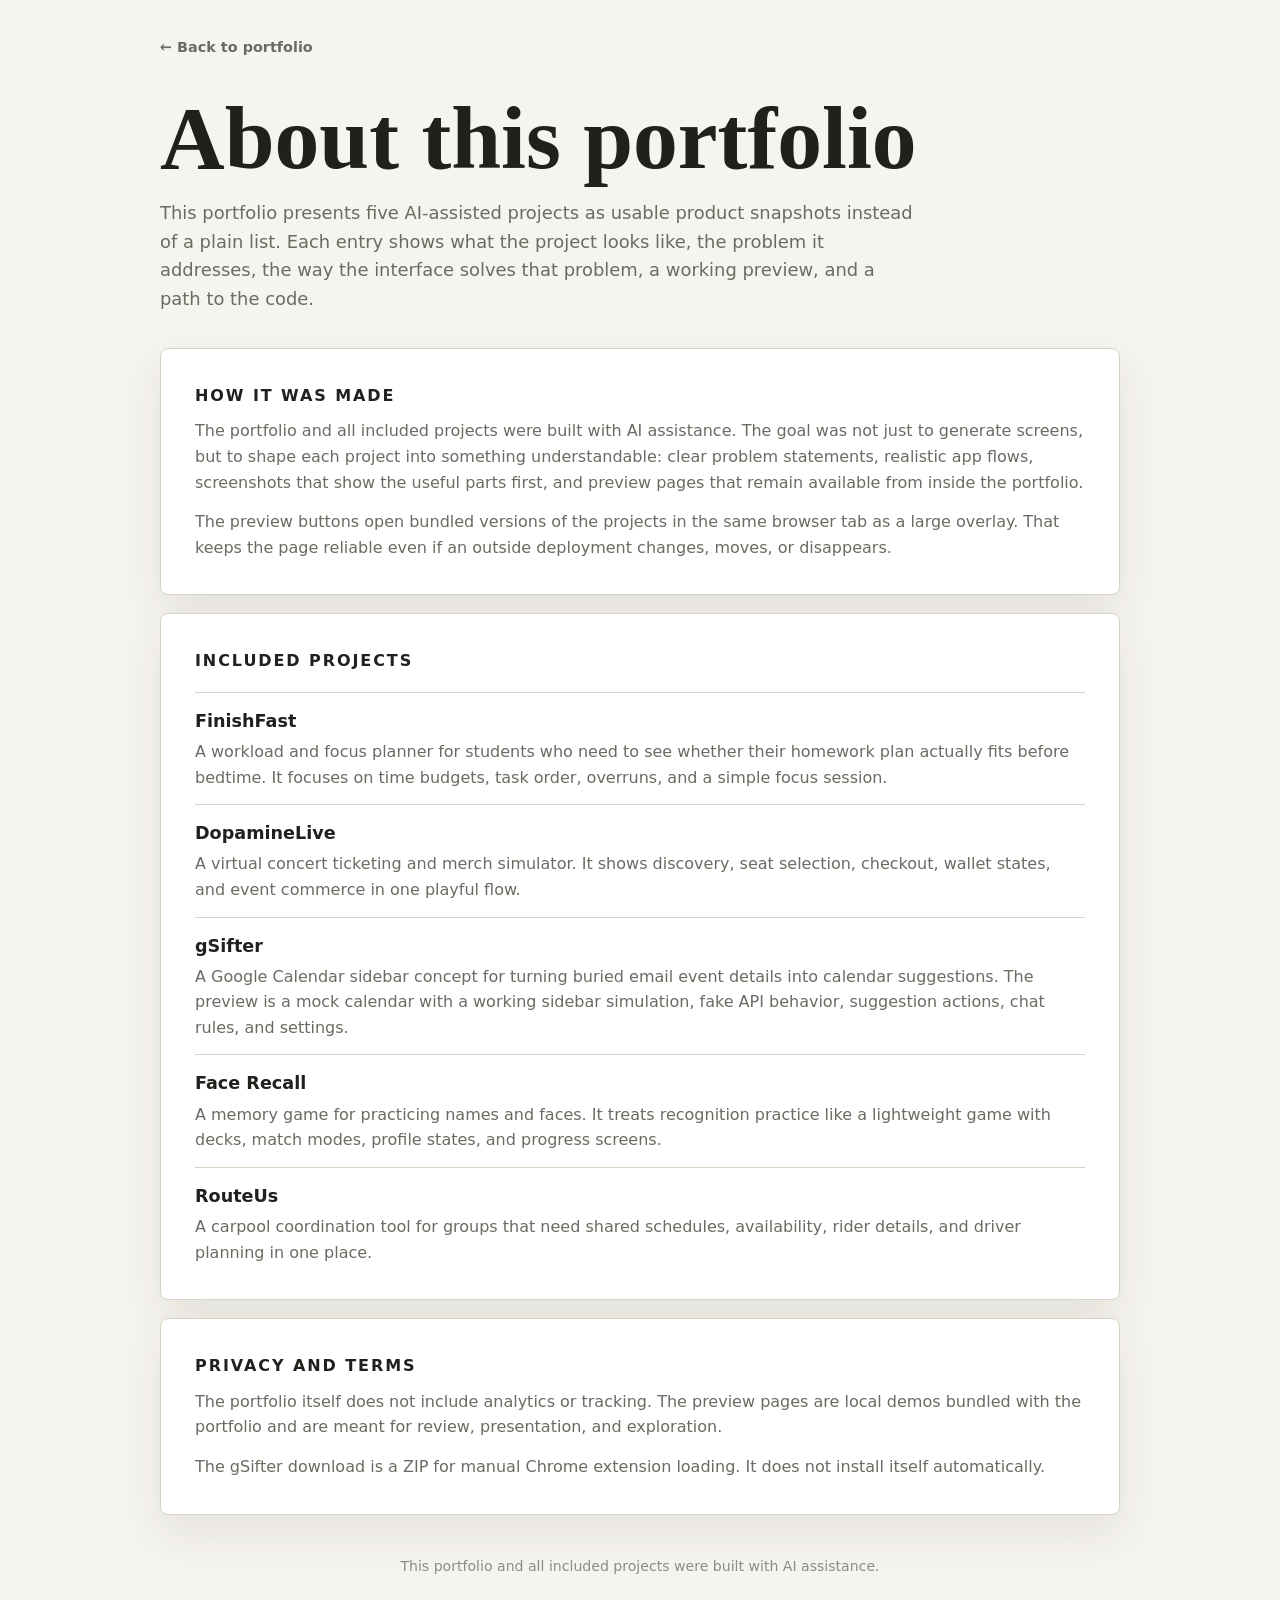
<file: about.html>
<!DOCTYPE html>
<html lang="en">
<head>
  <meta charset="UTF-8">
  <meta name="viewport" content="width=device-width, initial-scale=1.0">
  <title>About | MLee Portfolio</title>
  <style>
    :root {
      --bg: #f6f4ee;
      --surface: #fff;
      --ink: #1f211d;
      --muted: #676d61;
      --line: #d8d2c4;
      --blue: #3d6d8f;
    }

    * {
      box-sizing: border-box;
    }

    body {
      margin: 0;
      background: var(--bg);
      color: var(--ink);
      font-family: Inter, ui-sans-serif, system-ui, -apple-system, BlinkMacSystemFont, "Segoe UI", sans-serif;
      line-height: 1.6;
    }

    .page {
      width: min(960px, calc(100% - 36px));
      margin: 0 auto;
      padding: 34px 0 56px;
    }

    .top-link {
      display: inline-flex;
      align-items: center;
      gap: 8px;
      color: var(--muted);
      text-decoration: none;
      font-weight: 850;
      font-size: 0.9rem;
      margin-bottom: 36px;
    }

    h1 {
      margin: 0 0 18px;
      font-family: Georgia, "Times New Roman", serif;
      font-size: clamp(2.5rem, 7vw, 5.6rem);
      line-height: 0.96;
      letter-spacing: 0;
    }

    .intro {
      margin: 0 0 34px;
      color: var(--muted);
      font-size: 1.12rem;
      max-width: 760px;
    }

    .section {
      background: var(--surface);
      border: 1px solid var(--line);
      border-radius: 8px;
      padding: clamp(20px, 4vw, 34px);
      margin: 0 0 18px;
      box-shadow: 0 18px 44px rgba(44, 42, 34, 0.09);
    }

    h2 {
      margin: 0 0 10px;
      font-size: 1rem;
      letter-spacing: 0.12em;
      text-transform: uppercase;
    }

    p {
      margin: 0 0 14px;
      color: var(--muted);
    }

    p:last-child {
      margin-bottom: 0;
    }

    .project-list {
      display: grid;
      gap: 14px;
      margin-top: 18px;
    }

    .project-list article {
      border-top: 1px solid var(--line);
      padding-top: 14px;
    }

    h3 {
      margin: 0 0 4px;
      font-size: 1.1rem;
    }

    .fine-print {
      padding-top: 22px;
      color: rgba(103, 109, 97, 0.76);
      font-size: 0.88rem;
      text-align: center;
    }
  </style>
</head>
<body>
  <main class="page">
    <a class="top-link" href="index.html">← Back to portfolio</a>
    <h1>About this portfolio</h1>
    <p class="intro">This portfolio presents five AI-assisted projects as usable product snapshots instead of a plain list. Each entry shows what the project looks like, the problem it addresses, the way the interface solves that problem, a working preview, and a path to the code.</p>

    <section class="section">
      <h2>How It Was Made</h2>
      <p>The portfolio and all included projects were built with AI assistance. The goal was not just to generate screens, but to shape each project into something understandable: clear problem statements, realistic app flows, screenshots that show the useful parts first, and preview pages that remain available from inside the portfolio.</p>
      <p>The preview buttons open bundled versions of the projects in the same browser tab as a large overlay. That keeps the page reliable even if an outside deployment changes, moves, or disappears.</p>
    </section>

    <section class="section">
      <h2>Included Projects</h2>
      <div class="project-list">
        <article>
          <h3>FinishFast</h3>
          <p>A workload and focus planner for students who need to see whether their homework plan actually fits before bedtime. It focuses on time budgets, task order, overruns, and a simple focus session.</p>
        </article>
        <article>
          <h3>DopamineLive</h3>
          <p>A virtual concert ticketing and merch simulator. It shows discovery, seat selection, checkout, wallet states, and event commerce in one playful flow.</p>
        </article>
        <article>
          <h3>gSifter</h3>
          <p>A Google Calendar sidebar concept for turning buried email event details into calendar suggestions. The preview is a mock calendar with a working sidebar simulation, fake API behavior, suggestion actions, chat rules, and settings.</p>
        </article>
        <article>
          <h3>Face Recall</h3>
          <p>A memory game for practicing names and faces. It treats recognition practice like a lightweight game with decks, match modes, profile states, and progress screens.</p>
        </article>
        <article>
          <h3>RouteUs</h3>
          <p>A carpool coordination tool for groups that need shared schedules, availability, rider details, and driver planning in one place.</p>
        </article>
      </div>
    </section>

    <section class="section">
      <h2>Privacy And Terms</h2>
      <p>The portfolio itself does not include analytics or tracking. The preview pages are local demos bundled with the portfolio and are meant for review, presentation, and exploration.</p>
      <p>The gSifter download is a ZIP for manual Chrome extension loading. It does not install itself automatically.</p>
    </section>

    <p class="fine-print">This portfolio and all included projects were built with AI assistance.</p>
  </main>
</body>
</html>
</file>
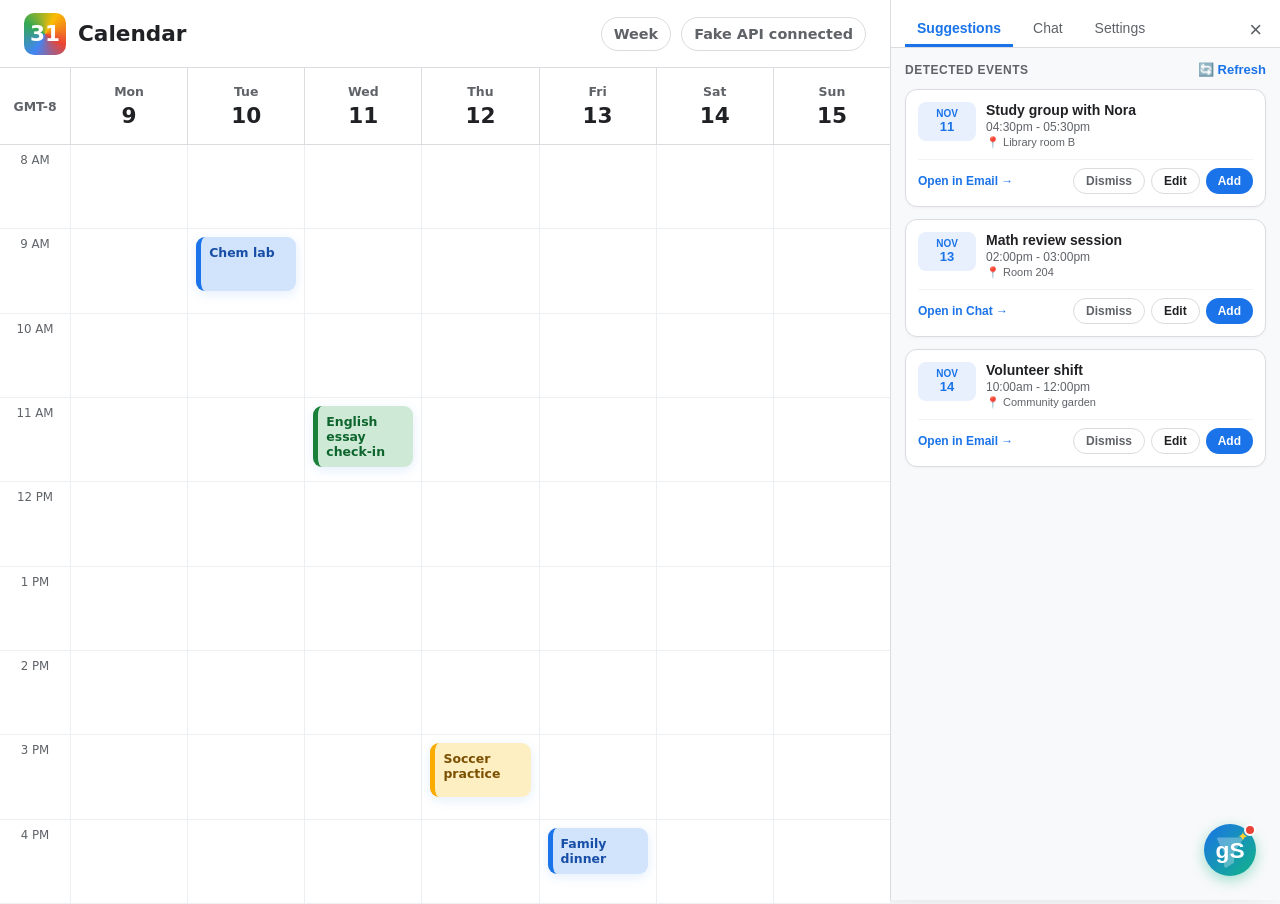
<file: assets/gsifter-demo.html>
<!DOCTYPE html>
<html lang="en">
<head>
  <meta charset="UTF-8">
  <meta name="viewport" content="width=device-width, initial-scale=1.0">
  <title>gSifter Demo Calendar</title>
  <style>
    :root {
      --blue: #1a73e8;
      --line: #dadce0;
      --text: #202124;
      --muted: #5f6368;
      --bg: #f8fafd;
      --green: #188038;
      --yellow: #f9ab00;
    }

    * {
      box-sizing: border-box;
    }

    body {
      margin: 0;
      min-height: 100vh;
      background: var(--bg);
      color: var(--text);
      font-family: Inter, ui-sans-serif, system-ui, -apple-system, BlinkMacSystemFont, "Segoe UI", sans-serif;
      display: flex;
      overflow: hidden;
    }

    .calendar {
      display: grid;
      grid-template-rows: auto auto 1fr;
      flex: 1 1 auto;
      min-width: 0;
      background: #fff;
      transition: flex-basis 240ms ease, width 240ms ease;
    }

    .topbar {
      min-height: 68px;
      border-bottom: 1px solid var(--line);
      display: flex;
      align-items: center;
      justify-content: space-between;
      padding: 0 24px;
      gap: 18px;
    }

    .brand {
      display: flex;
      align-items: center;
      gap: 12px;
      font-size: 1.35rem;
      font-weight: 700;
    }

    .brand-mark {
      width: 42px;
      height: 42px;
      border-radius: 10px;
      background: conic-gradient(from 210deg, #4285f4, #34a853, #fbbc04, #ea4335, #4285f4);
      display: grid;
      place-items: center;
      color: #fff;
      font-weight: 900;
    }

    .top-actions {
      display: flex;
      align-items: center;
      gap: 10px;
      color: var(--muted);
      font-size: 0.9rem;
      font-weight: 600;
    }

    .chip {
      border: 1px solid var(--line);
      background: #fff;
      border-radius: 999px;
      padding: 8px 12px;
    }

    .days {
      display: grid;
      grid-template-columns: 70px repeat(7, 1fr);
      border-bottom: 1px solid var(--line);
      background: #fff;
    }

    .day {
      min-height: 76px;
      border-left: 1px solid var(--line);
      padding: 12px;
      display: grid;
      align-content: center;
      justify-items: center;
      color: var(--muted);
      font-size: 0.78rem;
      font-weight: 750;
    }

    .day strong {
      margin-top: 4px;
      color: var(--text);
      font-size: 1.35rem;
    }

    .time-label {
      display: grid;
      place-items: center;
      color: var(--muted);
      font-size: 0.78rem;
      font-weight: 700;
    }

    .grid {
      display: grid;
      grid-template-columns: 70px repeat(7, 1fr);
      grid-template-rows: repeat(9, 1fr);
      min-height: 0;
    }

    .hour {
      border-bottom: 1px solid #edf0f2;
      padding-top: 8px;
      text-align: center;
      color: var(--muted);
      font-size: 0.74rem;
    }

    .cell {
      border-left: 1px solid #edf0f2;
      border-bottom: 1px solid #edf0f2;
      position: relative;
    }

    .event {
      position: absolute;
      left: 8px;
      right: 8px;
      border-radius: 9px;
      padding: 8px;
      color: #174ea6;
      background: #d2e3fc;
      border-left: 5px solid var(--blue);
      font-size: 0.78rem;
      font-weight: 750;
      box-shadow: 0 3px 12px rgba(26, 115, 232, 0.12);
    }

    .event.green {
      color: #0d652d;
      background: #ceead6;
      border-left-color: var(--green);
    }

    .event.yellow {
      color: #7a4f00;
      background: #feefc3;
      border-left-color: var(--yellow);
    }

    .sidebar-shell {
      flex: 0 0 390px;
      width: 390px;
      min-width: 0;
      overflow: hidden;
      transition: flex-basis 240ms ease, width 240ms ease;
      background: #f8f9fa;
    }

    body.sidebar-closed .sidebar-shell {
      flex-basis: 0;
      width: 0;
    }

    .sidebar-frame {
      width: 390px;
      min-width: 0;
      height: 100vh;
      border: 0;
      border-left: 1px solid var(--line);
      box-shadow: -12px 0 36px rgba(60, 64, 67, 0.12);
      background: #f8f9fa;
      transition: opacity 160ms ease, box-shadow 160ms ease, border-color 160ms ease;
    }

    body.sidebar-closed .sidebar-frame {
      opacity: 0;
      pointer-events: none;
      border-left-color: transparent;
      box-shadow: none;
    }

    .gsifter-trigger {
      position: fixed;
      right: 24px;
      bottom: 24px;
      z-index: 5;
      width: 52px;
      height: 52px;
      border: none;
      border-radius: 50%;
      background: transparent;
      padding: 0;
      display: flex;
      align-items: center;
      place-items: center;
      justify-content: center;
      box-shadow: 0 4px 14px rgba(18, 181, 136, 0.4);
      cursor: pointer;
      transition: transform 0.2s ease, box-shadow 0.2s ease;
    }

    .gsifter-trigger:hover,
    .gsifter-trigger:focus-visible {
      transform: scale(1.08);
      box-shadow: 0 6px 20px rgba(18, 181, 136, 0.5);
      outline: none;
    }

    .gsifter-trigger svg {
      width: 100%;
      height: 100%;
      display: block;
    }

    .gs-badge-dot {
      position: absolute;
      top: 0;
      right: 0;
      width: 12px;
      height: 12px;
      background-color: #ea4335;
      border: 2px solid #ffffff;
      border-radius: 50%;
      display: block;
    }

    @media (max-width: 900px) {
      body {
        display: block;
        overflow: auto;
      }

      .sidebar-shell {
        width: 100%;
        flex-basis: auto;
      }

      .sidebar-frame {
        width: 100%;
        min-height: 680px;
        height: 72vh;
      }

      body.sidebar-closed {
        display: block;
      }

      body.sidebar-closed .sidebar-shell {
        width: 0;
        height: 0;
      }
    }
  </style>
</head>
<body>
  <section class="calendar" aria-label="Mock Google Calendar">
    <div class="topbar">
      <div class="brand"><span class="brand-mark">31</span> Calendar</div>
      <div class="top-actions">
        <span class="chip">Week</span>
        <span class="chip">Fake API connected</span>
      </div>
    </div>
    <div class="days">
      <div class="time-label">GMT-8</div>
      <div class="day">Mon<strong>9</strong></div>
      <div class="day">Tue<strong>10</strong></div>
      <div class="day">Wed<strong>11</strong></div>
      <div class="day">Thu<strong>12</strong></div>
      <div class="day">Fri<strong>13</strong></div>
      <div class="day">Sat<strong>14</strong></div>
      <div class="day">Sun<strong>15</strong></div>
    </div>
    <div class="grid" id="calendarGrid"></div>
  </section>

  <aside class="sidebar-shell" aria-label="gSifter sidebar area">
    <iframe class="sidebar-frame" id="gsifterSidebar" src="gsifter-real/sidebar.html" title="gSifter sidebar preview"></iframe>
  </aside>
  <button class="gsifter-trigger" id="gsifterTrigger" type="button" aria-label="Close gSifter sidebar" aria-expanded="true">
    <svg viewBox="0 0 64 64" width="52" height="52" aria-hidden="true">
      <defs>
        <linearGradient id="gs-trigger-gradient" x1="0" y1="0" x2="64" y2="64" gradientUnits="userSpaceOnUse">
          <stop offset="0" stop-color="#1a73e8"/>
          <stop offset="1" stop-color="#12b588"/>
        </linearGradient>
      </defs>
      <circle fill="url(#gs-trigger-gradient)" cx="32" cy="32" r="32"/>
      <path fill="#ffffff" fill-opacity="0.3" d="M16 18.15C16 17.32 16.67 16.65 17.5 16.65H46.5C47.33 16.65 48 18.15 48 18.15C48 18.44 47.92 18.72 47.76 18.96L37 35.61V46.65C37 47.15 36.75 47.62 36.33 47.89L27.83 53.45C26.97 54.01 25.82 53.77 25.26 52.92C24.93 52.41 24.75 51.81 24.75 51.19V35.62L16.24 18.97C16.08 18.73 16 18.45 16 18.15Z"/>
      <text fill="#ffffff" font-family="Helvetica-Bold, Helvetica, Arial, sans-serif" font-size="28" font-weight="700" x="14.25" y="42.34">gS</text>
      <path fill="#ffd034" d="M48 9C48 12.31 50.69 15 54 15C50.69 15 48 17.69 48 21C48 17.69 45.31 15 42 15C45.31 15 48 12.31 48 9Z"/>
    </svg>
    <span class="gs-badge-dot" id="gsifterUnreadDot"></span>
  </button>

  <script>
    const grid = document.getElementById("calendarGrid");
    const gsifterTrigger = document.getElementById("gsifterTrigger");
    const gsifterSidebar = document.getElementById("gsifterSidebar");
    const hours = ["8 AM", "9 AM", "10 AM", "11 AM", "12 PM", "1 PM", "2 PM", "3 PM", "4 PM"];
    const placement = {
      "Study group with Nora": [8, 2, ""],
      "Math review session": [6, 4, "green"],
      "Volunteer shift": [2, 5, "yellow"],
    };

    hours.forEach((hour, row) => {
      const hourLabel = document.createElement("div");
      hourLabel.className = "hour";
      hourLabel.textContent = hour;
      grid.append(hourLabel);

      for (let col = 0; col < 7; col += 1) {
        const cell = document.createElement("div");
        cell.className = "cell";
        cell.dataset.row = row;
        cell.dataset.col = col;
        grid.append(cell);
      }
    });

    function addEvent(title, row, col, className = "") {
      const cell = document.querySelector(`.cell[data-row="${row}"][data-col="${col}"]`);
      if (!cell || cell.querySelector(`[data-title="${CSS.escape(title)}"]`)) return;
      const event = document.createElement("div");
      event.className = `event ${className}`;
      event.dataset.title = title;
      event.style.top = "8px";
      event.style.minHeight = row % 2 ? "54px" : "42px";
      event.textContent = title;
      cell.append(event);
    }

    addEvent("Chem lab", 1, 1);
    addEvent("English essay check-in", 3, 2, "green");
    addEvent("Soccer practice", 7, 3, "yellow");
    addEvent("Family dinner", 8, 4);

    function setSidebarOpen(isOpen) {
      document.body.classList.toggle("sidebar-closed", !isOpen);
      gsifterTrigger.setAttribute("aria-expanded", String(isOpen));
      gsifterTrigger.setAttribute("aria-label", `${isOpen ? "Close" : "Open"} gSifter sidebar`);
    }

    gsifterTrigger.addEventListener("click", () => {
      setSidebarOpen(document.body.classList.contains("sidebar-closed"));
    });

    window.addEventListener("message", (event) => {
      const data = event.data || {};

      if (data.action === "GET_MY_CALENDARS") {
        gsifterSidebar.contentWindow.postMessage({
          action: "MY_CALENDARS_RESPONSE",
          calendars: [
            { id: "school", name: "School Calendar" },
            { id: "personal", name: "Personal Calendar" }
          ]
        }, "*");
      }

      if (data.action === "DIRECT_ADD_EVENT") {
        const title = data.eventData?.title || "New event";
        const spot = placement[title] || [5, 3, ""];
        addEvent(title, spot[0], spot[1], spot[2]);
        gsifterSidebar.contentWindow.postMessage({
          action: "EVENT_ADDED_SUCCESS",
          eventId: data.eventData?.id
        }, "*");
      }

      if (data.action === "CLOSE_GSIFTER_SIDEBAR") {
        setSidebarOpen(false);
      }
    });
  </script>
</body>
</html>
</file>
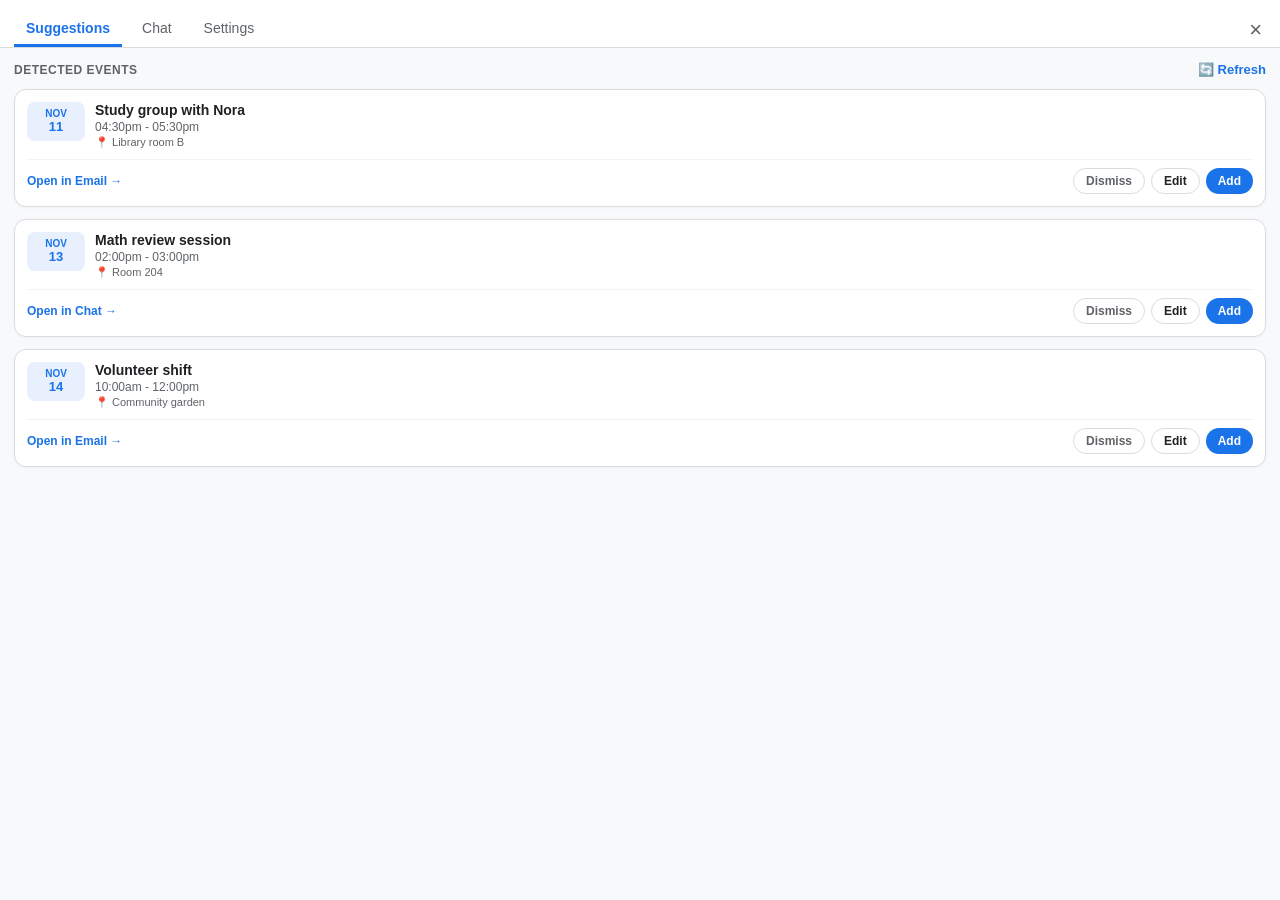
<file: assets/gsifter-real/sidebar.html>
<!DOCTYPE html>
<html lang="en">
<head>
  <meta charset="UTF-8">
  <meta name="viewport" content="width=device-width, initial-scale=1.0">
  <title>gSifter Assistant</title>
  <link rel="stylesheet" href="sidebar.css">
  <style>
    /* Strict Visibility Guard */
    .hidden {
      display: none !important;
    }

    /* Centered Tour Backdrop Overlay */
    .tour-backdrop-overlay {
      position: fixed;
      top: 0;
      left: 0;
      right: 0;
      bottom: 0;
      background: rgba(0, 0, 0, 0.35);
      z-index: 999999;
      display: flex;
      justify-content: center;
      align-items: center;
      opacity: 1;
      transition: opacity 0.3s ease;
    }

    .tour-backdrop-overlay.hidden {
      display: none !important;
    }

    .tour-backdrop-overlay.dissolve {
      opacity: 0;
      pointer-events: none;
    }

    /* Centered Tour Card */
    .tour-card-centered {
      width: 320px;
      max-width: 90%;
      background: #ffffff;
      border: 1px solid var(--border-color, #dadce0);
      border-radius: 12px;
      box-shadow: 0 12px 32px rgba(0, 0, 0, 0.25);
      padding: 18px;
      transform: scale(1);
      transition: transform 0.3s cubic-bezier(0.4, 0, 0.2, 1);
    }

    .tour-backdrop-overlay.dissolve .tour-card-centered {
      transform: scale(0.92);
    }

    .tour-notice-box {
      background: #fef7e0;
      border: 1px solid #f9ab00;
      border-radius: 8px;
      padding: 8px 12px;
      font-size: 11px;
      color: #b06000;
      font-weight: 600;
      margin-bottom: 10px;
      display: flex;
      align-items: center;
      gap: 6px;
    }
  </style>
</head>
<body>
  <div class="app-container">
    <header class="header">
      <nav class="nav-tabs">
        <button class="tab-btn active" data-tab="suggestions">Suggestions</button>
        <button class="tab-btn" data-tab="chat" id="chat-tab-btn">Chat</button>
        <button class="tab-btn" data-tab="settings">Settings</button>
      </nav>
      <button id="close-sidebar-btn" class="close-btn" title="Close Sidebar">&times;</button>
    </header>

    <main class="main-content">
      <section id="tab-suggestions" class="tab-panel active">
        <div class="panel-header">
          <span class="sub-heading">Detected Events</span>
          <button id="trigger-sim-btn" class="text-link-btn">🔄 Refresh</button>
        </div>
        <div id="suggestions-list" class="suggestions-list"></div>
      </section>

      <section id="tab-chat" class="tab-panel">
        <div class="chat-greeting">
          <h2 id="greeting-title">Hello!</h2>
        </div>

        <!-- API Key Requirement Banner -->
        <div id="chat-key-notice" class="tour-notice-box hidden">
          <span>🔒 Input a valid Gemini API Key in Settings to activate</span>
        </div>

        <div class="rules-section">
          <div class="section-title">Active Filtering Rules</div>
          <div id="rules-container" class="rules-tags-container"></div>
        </div>

        <div class="chat-history-container" id="chat-history">
          <div class="chat-bubble bot">
            I'm continuously monitoring your communication apps. Tell me how you'd like to adjust event suggestions!
          </div>
        </div>

        <div class="chat-input-wrapper">
          <input type="text" id="chat-input" placeholder="Type suggestions..." autocomplete="off">
          <button id="chat-send-btn" class="send-btn" aria-label="Send">
            <svg width="18" height="18" viewBox="0 0 24 24" fill="none" stroke="currentColor" stroke-width="2.5">
              <line x1="22" y1="2" x2="11" y2="13"></line>
              <polygon points="22 2 15 22 11 13 2 9 22 2"></polygon>
            </svg>
          </button>
        </div>
      </section>

      <section id="tab-settings" class="tab-panel">
        <div class="sketch-box accounts-box">
          <div class="box-header flex-between">
            <span>Connected Accounts</span>
            <button id="add-account-btn" class="sketch-add-btn-top">+ Add</button>
          </div>
          <div id="accounts-container"></div>
        </div>

        <div class="sketch-box">
          <div class="box-header flex-between">
            <span>Privacy & Calendar Options</span>
          </div>

          <div class="setting-item" id="setting-user-name">
            <label for="user-name-input">Your Name (Greeting Name)</label>
            <input type="text" id="user-name-input" class="form-input" value="" placeholder="Enter your name">
          </div>

          <div class="setting-item" id="setting-api-key-group">
            <label for="api-key-input">AI API Key (Gemini) *</label>
            <div class="input-with-action">
              <div style="position: relative; flex: 1; display: flex; align-items: center;">
                <input type="password" id="api-key-input" class="form-input" placeholder="AIzaSy..." style="padding-right: 32px;">
                <button type="button" id="toggle-api-key-btn" style="position: absolute; right: 6px; background: none; border: none; cursor: pointer; padding: 2px; display: flex; align-items: center; color: var(--text-muted);" title="Toggle Visibility">
                  <svg id="eye-icon-show" width="18" height="18" viewBox="0 0 24 24" fill="none" stroke="currentColor" stroke-width="2" stroke-linecap="round" stroke-linejoin="round">
                    <path d="M1 12s4-8 11-8 11 8 11 8-4 8-11 8-11-8-11-8z"></path>
                    <circle cx="12" cy="12" r="3"></circle>
                  </svg>
                  <svg id="eye-icon-hide" width="18" height="18" viewBox="0 0 24 24" fill="none" stroke="currentColor" stroke-width="2" stroke-linecap="round" stroke-linejoin="round" style="display:none;">
                    <path d="M17.94 17.94A10.07 10.07 0 0 1 12 20c-7 0-11-8-11-8a18.45 18.45 0 0 1 5.06-5.94M9.9 4.24A9.12 9.12 0 0 1 12 4c7 0 11 8 11 8a18.5 18.5 0 0 1-2.16 3.19m-6.72-1.07a3 3 0 1 1-4.24-4.24"></path>
                    <line x1="1" y1="1" x2="23" y2="23"></line>
                  </svg>
                </button>
              </div>
              <button type="button" id="save-api-key-btn" class="primary-btn" style="padding: 6px 14px; font-size: 12px; height: 35px;">Save</button>
            </div>
            <div id="api-key-error" class="error-text hidden" style="margin-top: 4px;"></div>
          </div>

          <div class="setting-item">
            <label for="default-calendar-select">Default Target Calendar</label>
            <select id="default-calendar-select" class="form-select">
              <option value="Personal Calendar">Personal Calendar</option>
            </select>
          </div>

          <div class="setting-item align-left-row">
            <label class="toggle-switch">
              <input type="checkbox" id="toggle-24h-clock">
              <span class="slider"></span>
            </label>
            <div>
              <div class="item-label">24-Hour Clock</div>
              <div class="item-desc">Display event times in 24-hour format (e.g., 17:00)</div>
            </div>
          </div>

          <div class="setting-item align-left-row">
            <label class="toggle-switch">
              <input type="checkbox" id="toggle-notifications" checked>
              <span class="slider"></span>
            </label>
            <div>
              <div class="item-label">Background Notifications</div>
              <div class="item-desc">Notify when a new event is detected</div>
            </div>
          </div>

          <div class="setting-item align-left-row">
            <label class="toggle-switch">
              <input type="checkbox" id="toggle-privacy-mode" checked>
              <span class="slider"></span>
            </label>
            <div>
              <div class="item-label">Local Data Privacy</div>
              <div class="item-desc">Anonymize emails before AI scanning</div>
            </div>
          </div>
        </div>
      </section>
    </main>

    <!-- Centered Tour Backdrop Overlay & Widget -->
    <div id="tour-overlay-wrapper" class="tour-backdrop-overlay hidden">
      <div id="tour-card" class="tour-card-centered">
        <div style="display: flex; justify-content: space-between; align-items: center; margin-bottom: 8px;">
          <h4 id="tour-step-title" style="margin: 0; font-size: 14px; font-weight: 700; color: #1a73e8;">Take a tour of gSifter? 👋</h4>
          <button id="close-tour-x-btn" class="close-btn" style="font-size: 18px;" title="Close Tour">&times;</button>
        </div>
        <p id="tour-step-desc" style="font-size: 12px; line-height: 1.5; color: #3c4043; margin: 0 0 14px 0;"></p>
        <div style="display: flex; justify-content: space-between; align-items: center; border-top: 1px solid #f1f3f4; padding-top: 10px;">
          <button id="skip-tour-btn" class="secondary-btn" style="font-size: 11px; padding: 4px 10px;">Dismiss</button>
          <div style="display: flex; gap: 4px;" id="tour-dots-row">
            <span id="tour-dot-1" style="width: 6px; height: 6px; border-radius: 50%; background: #dadce0;"></span>
            <span id="tour-dot-2" style="width: 6px; height: 6px; border-radius: 50%; background: #dadce0;"></span>
            <span id="tour-dot-3" style="width: 6px; height: 6px; border-radius: 50%; background: #dadce0;"></span>
          </div>
          <button id="next-tour-btn" class="primary-btn" style="font-size: 11px; padding: 4px 14px;">Next &rarr;</button>
        </div>
      </div>
    </div>

    <!-- Add Account Modal -->
    <div id="add-account-modal" class="modal-overlay hidden">
      <div class="modal-card">
        <div class="modal-header">
          <h3>Add Connected Account</h3>
          <button id="close-add-acc-modal" class="close-btn">&times;</button>
        </div>
        <div class="modal-body">
          <div id="add-acc-step-1" class="add-acc-step">
            <div class="form-group" id="modal-greeting-name-group">
              <label>Your Name (Greeting Name)</label>
              <input type="text" id="new-user-name" class="form-input" placeholder="e.g. Alex" value="">
            </div>

            <div class="form-group">
              <label>Account Label (e.g. Work, Personal) *</label>
              <input type="text" id="new-acc-name" class="form-input" placeholder="e.g. Work">
              <div id="label-error" class="error-text hidden">Account label is required.</div>
            </div>

            <div class="form-group">
              <label>Google Account Email *</label>
              <input type="email" id="new-acc-email" class="form-input" placeholder="name@company.com">
              <div id="step1-error" class="error-text hidden">Please enter a valid email address.</div>
            </div>

            <button id="acc-step1-next" class="primary-btn full-width">Connect Account</button>
          </div>
        </div>
      </div>
    </div>

    <!-- Edit Suggestion Modal -->
    <div id="edit-modal" class="modal-overlay hidden">
      <div class="modal-card">
        <div class="modal-header">
          <h3 id="modal-title">Edit Suggestion</h3>
          <button id="close-modal-btn" class="close-btn">&times;</button>
        </div>
        <div class="modal-body">
          <input type="hidden" id="edit-event-id">

          <div class="form-group">
            <label>Event Name</label>
            <input type="text" id="edit-event-title" class="form-input">
          </div>

          <div class="form-row">
            <div class="form-group">
              <label>Start Date</label>
              <input type="date" id="edit-event-start-date" class="form-input">
            </div>
            <div class="form-group">
              <label>End Date</label>
              <input type="date" id="edit-event-end-date" class="form-input">
            </div>
          </div>

          <div class="form-row">
            <div class="form-group">
              <label>Start Time</label>
              <div class="time-digit-box">
                <input type="text" id="edit-start-hh" class="digit-input" maxlength="2" placeholder="09" inputmode="numeric">
                <span class="colon-sep">:</span>
                <input type="text" id="edit-start-mm" class="digit-input" maxlength="2" placeholder="00" inputmode="numeric">
                <button type="button" id="edit-start-ampm" class="ampm-pill-btn">AM</button>
              </div>
            </div>
            <div class="form-group">
              <label>End Time</label>
              <div class="time-digit-box">
                <input type="text" id="edit-end-hh" class="digit-input" maxlength="2" placeholder="05" inputmode="numeric">
                <span class="colon-sep">:</span>
                <input type="text" id="edit-end-mm" class="digit-input" maxlength="2" placeholder="00" inputmode="numeric">
                <button type="button" id="edit-end-ampm" class="ampm-pill-btn">PM</button>
              </div>
            </div>
          </div>

          <div class="form-group">
            <label>Target Calendar</label>
            <select id="edit-event-calendar" class="form-select">
              <option value="Personal Calendar">Personal Calendar</option>
            </select>
          </div>

          <div class="form-group">
            <label>Location / Meeting Link</label>
            <input type="text" id="edit-event-location" class="form-input" placeholder="Room B or Address">
          </div>

          <div class="form-group">
            <label>Notes / AI Context</label>
            <textarea id="edit-event-notes" class="form-input" rows="2"></textarea>
          </div>

          <div id="edit-modal-error" class="error-text hidden" style="margin-top: 10px; margin-bottom: 2px;"></div>
        </div>
        <div class="modal-footer">
          <button id="cancel-edit-btn" class="secondary-btn">Cancel</button>
          <button id="save-edit-btn" class="primary-btn">Save Changes</button>
        </div>
      </div>
    </div>

    <div id="toast-message" class="toast hidden">Event added</div>
  </div>

  <script>
    localStorage.setItem('gsifter_tour_completed', 'true');
    localStorage.setItem('gsifter_api_key', 'fake-preview-api-key');
    localStorage.setItem('gsifter_user_name', 'MLee');
    localStorage.setItem('gsifter_default_calendar', 'School Calendar');
    localStorage.setItem('gsifter_accounts', JSON.stringify([
      { id: 'demo-work', name: 'School', email: 'mlee@school.example' },
      { id: 'demo-personal', name: 'Personal', email: 'mlee@example.com' }
    ]));
    localStorage.setItem('gsifter_suggestions', JSON.stringify([
      {
        id: 'evt-1',
        title: 'Study group with Nora',
        startDate: '2026-11-11',
        endDate: '2026-11-11',
        displayMonth: 'Nov',
        displayDay: '11',
        startTime: '16:30',
        endTime: '17:30',
        source: 'Gmail',
        sourceUrl: '#',
        location: 'Library room B',
        targetCalendar: 'School Calendar',
        isUpdate: false,
        isAdded: false
      },
      {
        id: 'evt-2',
        title: 'Math review session',
        startDate: '2026-11-13',
        endDate: '2026-11-13',
        displayMonth: 'Nov',
        displayDay: '13',
        startTime: '14:00',
        endTime: '15:00',
        source: 'Gchat',
        sourceUrl: '#',
        location: 'Room 204',
        targetCalendar: 'School Calendar',
        isUpdate: false,
        isAdded: false
      },
      {
        id: 'evt-3',
        title: 'Volunteer shift',
        startDate: '2026-11-14',
        endDate: '2026-11-14',
        displayMonth: 'Nov',
        displayDay: '14',
        startTime: '10:00',
        endTime: '12:00',
        source: 'Gmail',
        sourceUrl: '#',
        location: 'Community garden',
        targetCalendar: 'Personal Calendar',
        isUpdate: false,
        isAdded: false
      }
    ]));
    window.fetch = async () => ({
      ok: true,
      json: async () => ({
        candidates: [{
          content: {
            parts: [{
              text: JSON.stringify({
                reply: "Done. I will prioritize school-related events and ignore promotional invites.",
                updatedRules: ["Ignore newsletter invites", "Prioritize school events"],
                dismissedEventIds: []
              })
            }]
          }
        }]
      })
    });
  </script>
  <script src="sidebar.js"></script>
</body>
</html>
</file>
<file: assets/gsifter-real/sidebar.css>
:root {
  --primary: #1a73e8;
  --primary-hover: #1557b0;
  --bg-color: #f8f9fa;
  --card-bg: #ffffff;
  --text-main: #202124;
  --text-muted: #5f6368;
  --border-color: #dadce0;
  --badge-gmail: #ea4335;
  --badge-gchat: #34a853;
  --update-alert: #d93025;
}

* {
  box-sizing: border-box;
  margin: 0;
  padding: 0;
  font-family: -apple-system, BlinkMacSystemFont, "Segoe UI", Roboto, Arial, sans-serif;
}

html, body {
  background-color: var(--bg-color);
  color: var(--text-main);
  height: 100vh;
  width: 100%;
  overflow: hidden;
  margin: 0;
  padding: 0;
}

.app-container {
  display: flex;
  flex-direction: column;
  height: 100vh;
  width: 100%;
  position: relative;
}

.header {
  display: flex;
  align-items: center;
  justify-content: space-between;
  padding: 12px 14px 0 14px;
  background: #ffffff;
  border-bottom: 1px solid var(--border-color);
}

.nav-tabs {
  display: flex;
  gap: 8px;
}

.tab-btn {
  background: none;
  border: none;
  padding: 8px 12px;
  font-size: 14px;
  font-weight: 500;
  color: var(--text-muted);
  cursor: pointer;
  border-bottom: 3px solid transparent;
  transition: all 0.2s;
}

.tab-btn.active {
  color: var(--primary);
  border-bottom-color: var(--primary);
  font-weight: 600;
}

.close-btn {
  background: none;
  border: none;
  font-size: 22px;
  color: var(--text-muted);
  cursor: pointer;
  padding: 0 4px;
}

.main-content {
  flex: 1;
  overflow-y: auto;
  padding: 14px;
}

.tab-panel { display: none; }

.tab-panel.active {
  display: flex;
  flex-direction: column;
  gap: 12px;
}

.panel-header {
  display: flex;
  justify-content: space-between;
  align-items: center;
}

.sub-heading {
  font-size: 12px;
  font-weight: 700;
  text-transform: uppercase;
  letter-spacing: 0.5px;
  color: var(--text-muted);
}

.text-link-btn {
  background: none;
  border: none;
  color: var(--primary);
  font-size: 13px;
  font-weight: 600;
  cursor: pointer;
}

.suggestions-list {
  display: flex;
  flex-direction: column;
  gap: 12px;
}

.suggestion-card {
  background: var(--card-bg);
  border: 1px solid var(--border-color);
  border-radius: 12px;
  padding: 12px;
  display: flex;
  flex-direction: column;
  gap: 10px;
  box-shadow: 0 1px 3px rgba(0,0,0,0.04);
  transition: background-color 0.3s ease, border-color 0.3s ease, transform 0.3s ease, opacity 0.3s ease;
}

.suggestion-card.added-success {
  background-color: #e6f4ea !important;
  border-color: #34a853 !important;
}

.card-added-badge {
  display: flex;
  align-items: center;
  gap: 8px;
  color: #137333;
  font-weight: 700;
  font-size: 13px;
  padding: 4px 0;
}

.suggestion-card.dismissed-state {
  background-color: #fce8e6 !important;
  border-color: #ea4335 !important;
}

.card-dismissed-badge {
  display: flex;
  align-items: center;
  gap: 8px;
  color: #c5221f;
  font-weight: 700;
  font-size: 13px;
  padding: 4px 0;
}

.card-top {
  display: flex;
  gap: 10px;
  align-items: flex-start;
}

.date-badge {
  background: #e8f0fe;
  color: var(--primary);
  padding: 6px 8px;
  border-radius: 8px;
  text-align: center;
  min-width: 58px;
}

.date-badge .month {
  font-size: 10px;
  font-weight: 700;
  text-transform: uppercase;
}

.date-badge .day {
  font-size: 13px;
  font-weight: 800;
  line-height: 1.2;
}

.card-info { flex: 1; }

.title-row {
  display: flex;
  justify-content: space-between;
  align-items: center;
  gap: 4px;
  margin-bottom: 2px;
}

.event-title {
  font-size: 14px;
  font-weight: 600;
}

.event-time {
  font-size: 12px;
  color: var(--text-muted);
}

.event-location {
  font-size: 11px;
  color: var(--text-muted);
  margin-top: 2px;
}

.card-actions {
  display: flex;
  justify-content: space-between;
  align-items: center;
  border-top: 1px solid #f1f3f4;
  padding-top: 8px;
}

.card-actions-right {
  display: flex;
  gap: 6px;
}

.open-source-btn {
  font-size: 12px;
  color: var(--primary);
  text-decoration: none;
  font-weight: 600;
  display: inline-flex;
  align-items: center;
  gap: 4px;
}

.btn-sm {
  padding: 5px 12px;
  border-radius: 16px;
  font-size: 12px;
  font-weight: 600;
  cursor: pointer;
  border: 1px solid var(--border-color);
  background: #ffffff;
}

.btn-sm.dismiss { color: var(--text-muted); }
.btn-sm.edit { color: var(--text-main); }
.btn-sm.add { background: var(--primary); color: #ffffff; border: none; }

/* Fixed 2-Digit Lock Time Box Styling */
.time-digit-box {
  display: flex;
  align-items: center;
  justify-content: center;
  background: #ffffff;
  border: 1px solid var(--border-color);
  border-radius: 6px;
  padding: 4px 6px;
  gap: 2px;
  transition: border-color 0.2s, box-shadow 0.2s;
}

.time-digit-box:focus-within {
  border-color: var(--primary);
  box-shadow: 0 0 0 2px rgba(26, 115, 232, 0.18);
}

.digit-input {
  width: 26px;
  border: none;
  background: transparent;
  text-align: center;
  font-size: 13px;
  font-weight: 600;
  color: var(--text-main);
  outline: none;
  padding: 2px 0;
}

.colon-sep {
  font-size: 13px;
  font-weight: 700;
  color: var(--text-muted);
  user-select: none;
}

.ampm-pill-btn {
  background: #e8f0fe;
  color: var(--primary);
  border: none;
  border-radius: 4px;
  padding: 2px 6px;
  font-size: 11px;
  font-weight: 700;
  cursor: pointer;
  margin-left: 4px;
  user-select: none;
  transition: background-color 0.15s;
}

.ampm-pill-btn:hover {
  background: #d2e3fc;
}

/* Chat Section & Active Rules */
.chat-greeting h2 {
  font-size: 18px;
  font-weight: 700;
  color: var(--text-main);
  margin-bottom: 4px;
}

.rules-section {
  background: #ffffff;
  border: 1px solid var(--border-color);
  border-radius: 12px;
  padding: 10px 12px;
}

.section-title {
  font-size: 11px;
  font-weight: 700;
  text-transform: uppercase;
  color: var(--text-muted);
  margin-bottom: 6px;
}

.rules-tags-container {
  display: flex;
  flex-wrap: wrap;
  gap: 6px;
}

.rule-chip {
  background: #e8f0fe;
  color: #1a73e8;
  border-radius: 16px;
  padding: 4px 10px;
  font-size: 12px;
  font-weight: 600;
  display: inline-flex;
  align-items: center;
  gap: 6px;
}

.remove-rule-btn {
  background: none;
  border: none;
  color: #1a73e8;
  font-size: 14px;
  font-weight: 700;
  cursor: pointer;
  line-height: 1;
}

.remove-rule-btn:hover { color: var(--update-alert); }

.chat-history-container {
  flex: 1;
  min-height: 200px;
  max-height: 280px;
  overflow-y: auto;
  display: flex;
  flex-direction: column;
  gap: 10px;
  padding: 8px 4px;
}

.chat-bubble {
  max-width: 82%;
  padding: 10px 14px;
  border-radius: 14px;
  font-size: 13px;
  line-height: 1.4;
  box-shadow: 0 1px 2px rgba(0,0,0,0.05);
}

.chat-bubble.bot {
  background: #ffffff;
  color: var(--text-main);
  border: 1px solid #e0e0e0;
  align-self: flex-start;
  border-bottom-left-radius: 2px;
}

.chat-bubble.user {
  background: var(--primary);
  color: #ffffff;
  align-self: flex-end;
  border-bottom-right-radius: 2px;
}

.chat-input-wrapper {
  display: flex;
  gap: 8px;
  background: #ffffff;
  padding: 4px 6px 4px 12px;
  border-radius: 24px;
  border: 1px solid var(--border-color);
  align-items: center;
}

#chat-input {
  flex: 1;
  border: none;
  outline: none;
  font-size: 13px;
  background: transparent;
}

.send-btn {
  background: var(--primary);
  color: #ffffff;
  border: none;
  border-radius: 50%;
  width: 34px;
  height: 34px;
  display: flex;
  align-items: center;
  justify-content: center;
  cursor: pointer;
}

/* Settings Cards */
.sketch-box {
  background: var(--card-bg);
  border: 1px solid var(--border-color);
  border-radius: 14px;
  padding: 14px 16px;
  display: flex;
  flex-direction: column;
  gap: 12px;
  box-shadow: 0 2px 8px rgba(0, 0, 0, 0.04);
}

.box-header {
  font-size: 14px;
  font-weight: 700;
  color: var(--text-main);
  border-bottom: 1px solid #f0f2f5;
  padding-bottom: 8px;
}

.sketch-add-btn-top {
  background: #e8f0fe;
  color: var(--primary);
  border: none;
  padding: 4px 12px;
  border-radius: 14px;
  font-size: 12px;
  font-weight: 700;
  cursor: pointer;
}

.sketch-account-item {
  border: 1px solid #e2e8f0;
  background: #fdfdfd;
  border-radius: 10px;
  padding: 10px 12px;
  margin-bottom: 8px;
  transition: background-color 0.3s ease, border-color 0.3s ease, box-shadow 0.3s ease;
}

.sketch-account-item.account-added-success {
  background-color: #e6f4ea !important;
  border-color: #34a853 !important;
  box-shadow: 0 2px 8px rgba(52, 168, 83, 0.2) !important;
}

.sketch-account-item.account-removed-danger {
  background-color: #fce8e6 !important;
  border-color: #ea4335 !important;
  box-shadow: 0 2px 8px rgba(234, 67, 53, 0.2) !important;
}

.account-header-row {
  display: flex;
  justify-content: space-between;
  align-items: center;
}

.account-title-group {
  display: flex;
  flex-direction: column;
}

.account-controls {
  display: flex;
  align-items: center;
  gap: 8px;
}

.delete-acc-btn {
  background: none;
  border: none;
  color: var(--text-muted);
  cursor: pointer;
  padding: 4px;
  display: flex;
  align-items: center;
  border-radius: 4px;
}

.delete-acc-btn:hover {
  color: var(--update-alert);
  background: #fce8e6;
}

.account-name-text {
  font-weight: 700;
  font-size: 13px;
  color: var(--text-main);
}

.account-email-text {
  font-size: 11px;
  color: var(--text-muted);
}

.editable-field {
  cursor: pointer;
  padding: 1px 3px;
  border-radius: 3px;
}

.editable-field:hover {
  background-color: #e8ecef;
}

.inline-edit-input {
  font-size: 12px;
  padding: 2px 4px;
  border: 1px solid var(--primary);
  border-radius: 4px;
  outline: none;
}

.setting-item {
  display: flex;
  flex-direction: column;
  gap: 4px;
}

.align-left-row {
  display: flex;
  flex-direction: row;
  align-items: flex-start;
  gap: 12px;
  margin-top: 4px;
}

.flex-between {
  display: flex;
  justify-content: space-between;
  align-items: center;
}

.item-label {
  font-size: 13px;
  font-weight: 600;
}

.item-desc {
  font-size: 11px;
  color: var(--text-muted);
}

.form-select, .form-input {
  width: 100%;
  padding: 8px;
  border-radius: 6px;
  border: 1px solid var(--border-color);
  font-size: 13px;
  outline: none;
}

.input-error {
  border-color: #d93025 !important;
  background-color: #fce8e6;
}

.error-text {
  color: #d93025;
  font-size: 11px;
  font-weight: 600;
  margin-top: 2px;
}

.error-text.hidden { display: none; }

.input-with-action {
  display: flex;
  gap: 6px;
}

.icon-text-btn {
  background: #f1f3f4;
  border: 1px solid var(--border-color);
  padding: 0 10px;
  border-radius: 6px;
  font-size: 12px;
  font-weight: 600;
  cursor: pointer;
}

.toggle-switch {
  position: relative;
  display: inline-block;
  width: 36px;
  height: 20px;
  flex-shrink: 0;
}

.toggle-switch input { opacity: 0; width: 0; height: 0; }

.slider {
  position: absolute;
  cursor: pointer;
  top: 0; left: 0; right: 0; bottom: 0;
  background-color: #ccc;
  transition: .2s;
  border-radius: 20px;
}

.slider:before {
  position: absolute;
  content: "";
  height: 14px;
  width: 14px;
  left: 3px;
  bottom: 3px;
  background-color: white;
  transition: .2s;
  border-radius: 50%;
}

input:checked + .slider { background-color: var(--primary); }
input:checked + .slider:before { transform: translateX(16px); }

/* Modals & Flow */
.modal-overlay {
  position: absolute;
  top: 0; left: 0; right: 0; bottom: 0;
  background: rgba(0,0,0,0.4);
  display: flex;
  align-items: center;
  justify-content: center;
  z-index: 100;
}

.modal-overlay.hidden { display: none; }

.modal-card {
  background: #ffffff;
  border-radius: 12px;
  width: 92%;
  max-height: 92%;
  overflow-y: auto;
  padding: 16px;
  display: flex;
  flex-direction: column;
  gap: 12px;
}

.modal-header {
  display: flex;
  justify-content: space-between;
  align-items: center;
}

.modal-body {
  display: flex;
  flex-direction: column;
  gap: 10px;
}

.add-acc-step {
  display: flex;
  flex-direction: column;
  gap: 10px;
}

.add-acc-step.hidden { display: none; }

.step-indicator {
  font-size: 11px;
  font-weight: 700;
  color: var(--text-muted);
  text-transform: uppercase;
}

.auth-desc {
  font-size: 13px;
  color: var(--text-main);
  line-height: 1.4;
  margin: 6px 0;
}

.success-icon {
  font-size: 32px;
  margin-bottom: 4px;
}

.text-center { text-align: center; }

.full-width { width: 100%; }

.form-group {
  display: flex;
  flex-direction: column;
  gap: 4px;
}

.form-group label {
  font-size: 11px;
  font-weight: 700;
  color: var(--text-muted);
}

.form-row {
  display: flex;
  gap: 8px;
}

.form-row .form-group { flex: 1; }

.modal-footer {
  display: flex;
  justify-content: flex-end;
  gap: 8px;
  margin-top: 8px;
}

.primary-btn {
  background: var(--primary);
  color: #fff;
  border: none;
  padding: 8px 14px;
  border-radius: 6px;
  font-weight: 600;
  cursor: pointer;
}

.secondary-btn {
  background: #f1f3f4;
  color: var(--text-main);
  border: none;
  padding: 8px 14px;
  border-radius: 6px;
  cursor: pointer;
}

.toast {
  position: absolute;
  bottom: 20px;
  left: 50%;
  transform: translateX(-50%);
  background: #323232;
  color: #ffffff;
  padding: 8px 16px;
  border-radius: 20px;
  font-size: 12px;
  box-shadow: 0 4px 12px rgba(0,0,0,0.2);
  transition: opacity 0.3s ease;
  z-index: 200;
  white-space: nowrap;
}

.toast.hidden { opacity: 0; pointer-events: none; }
</file>
